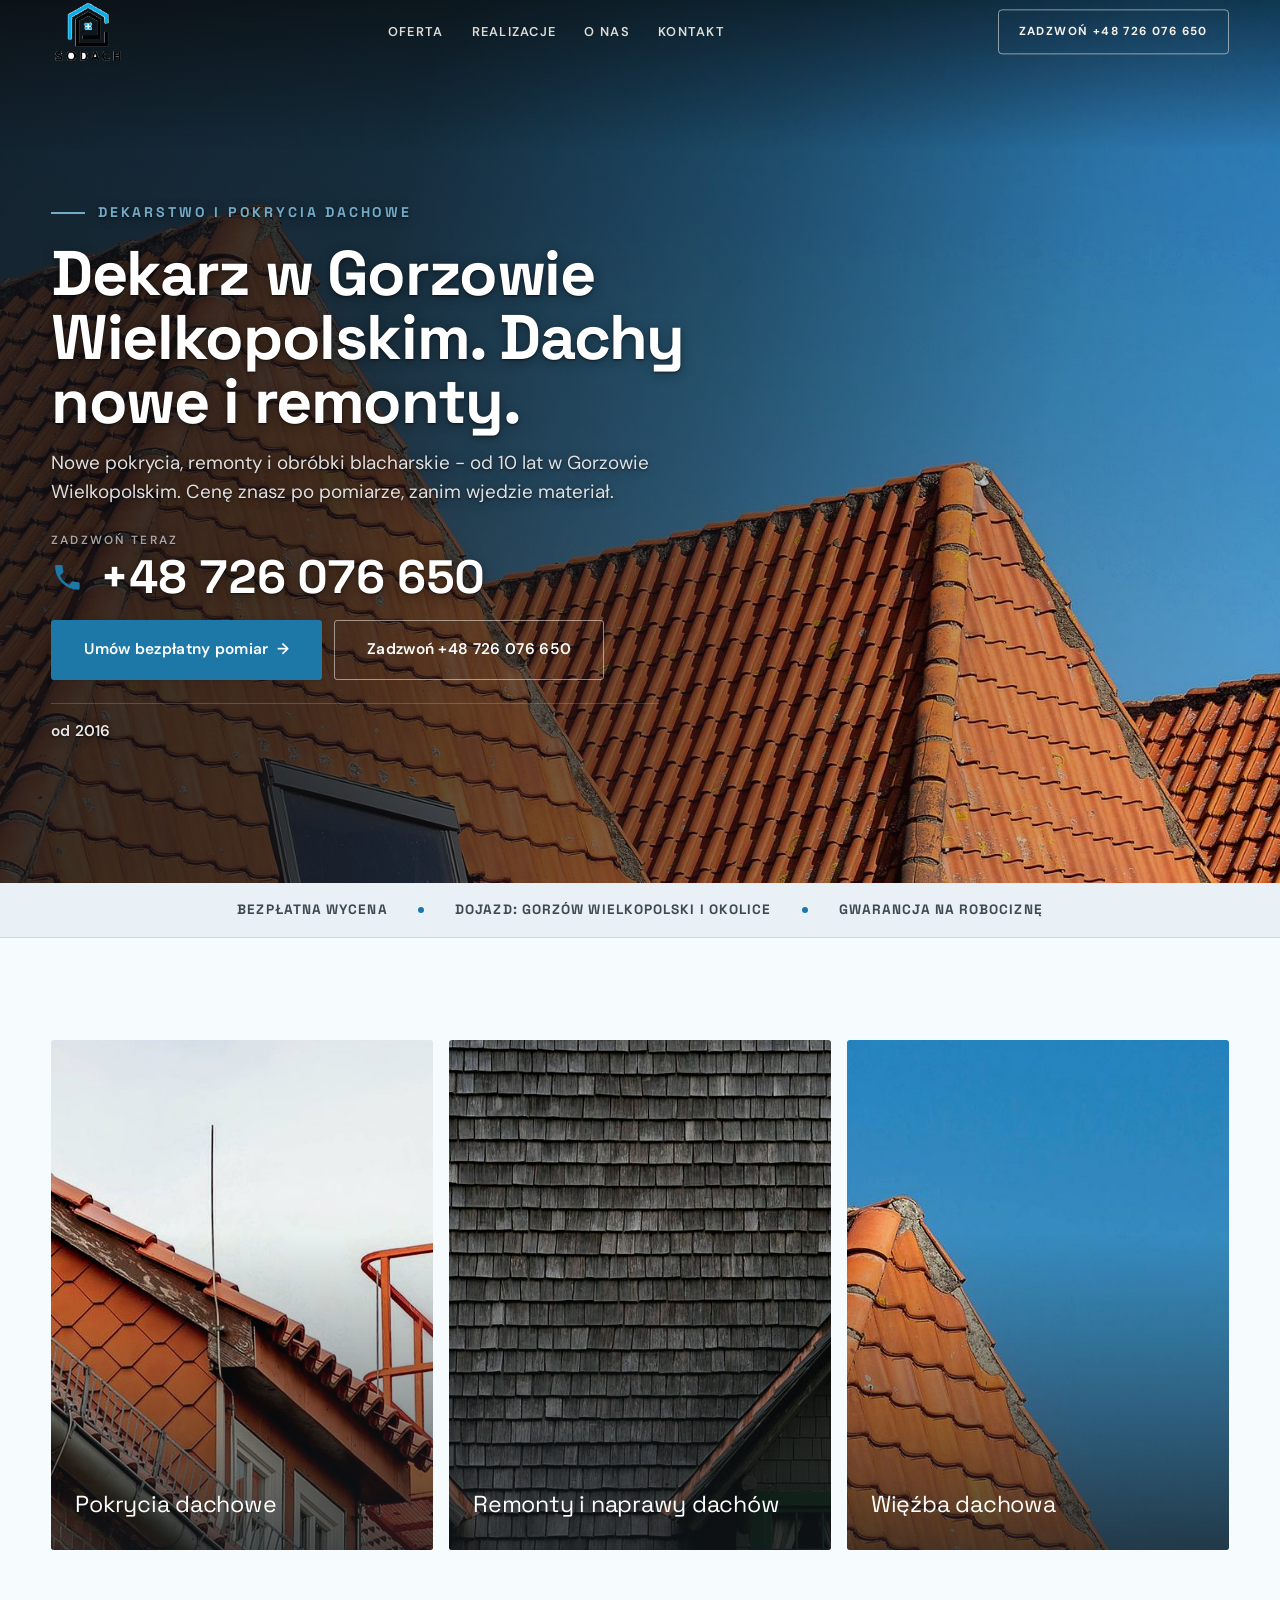
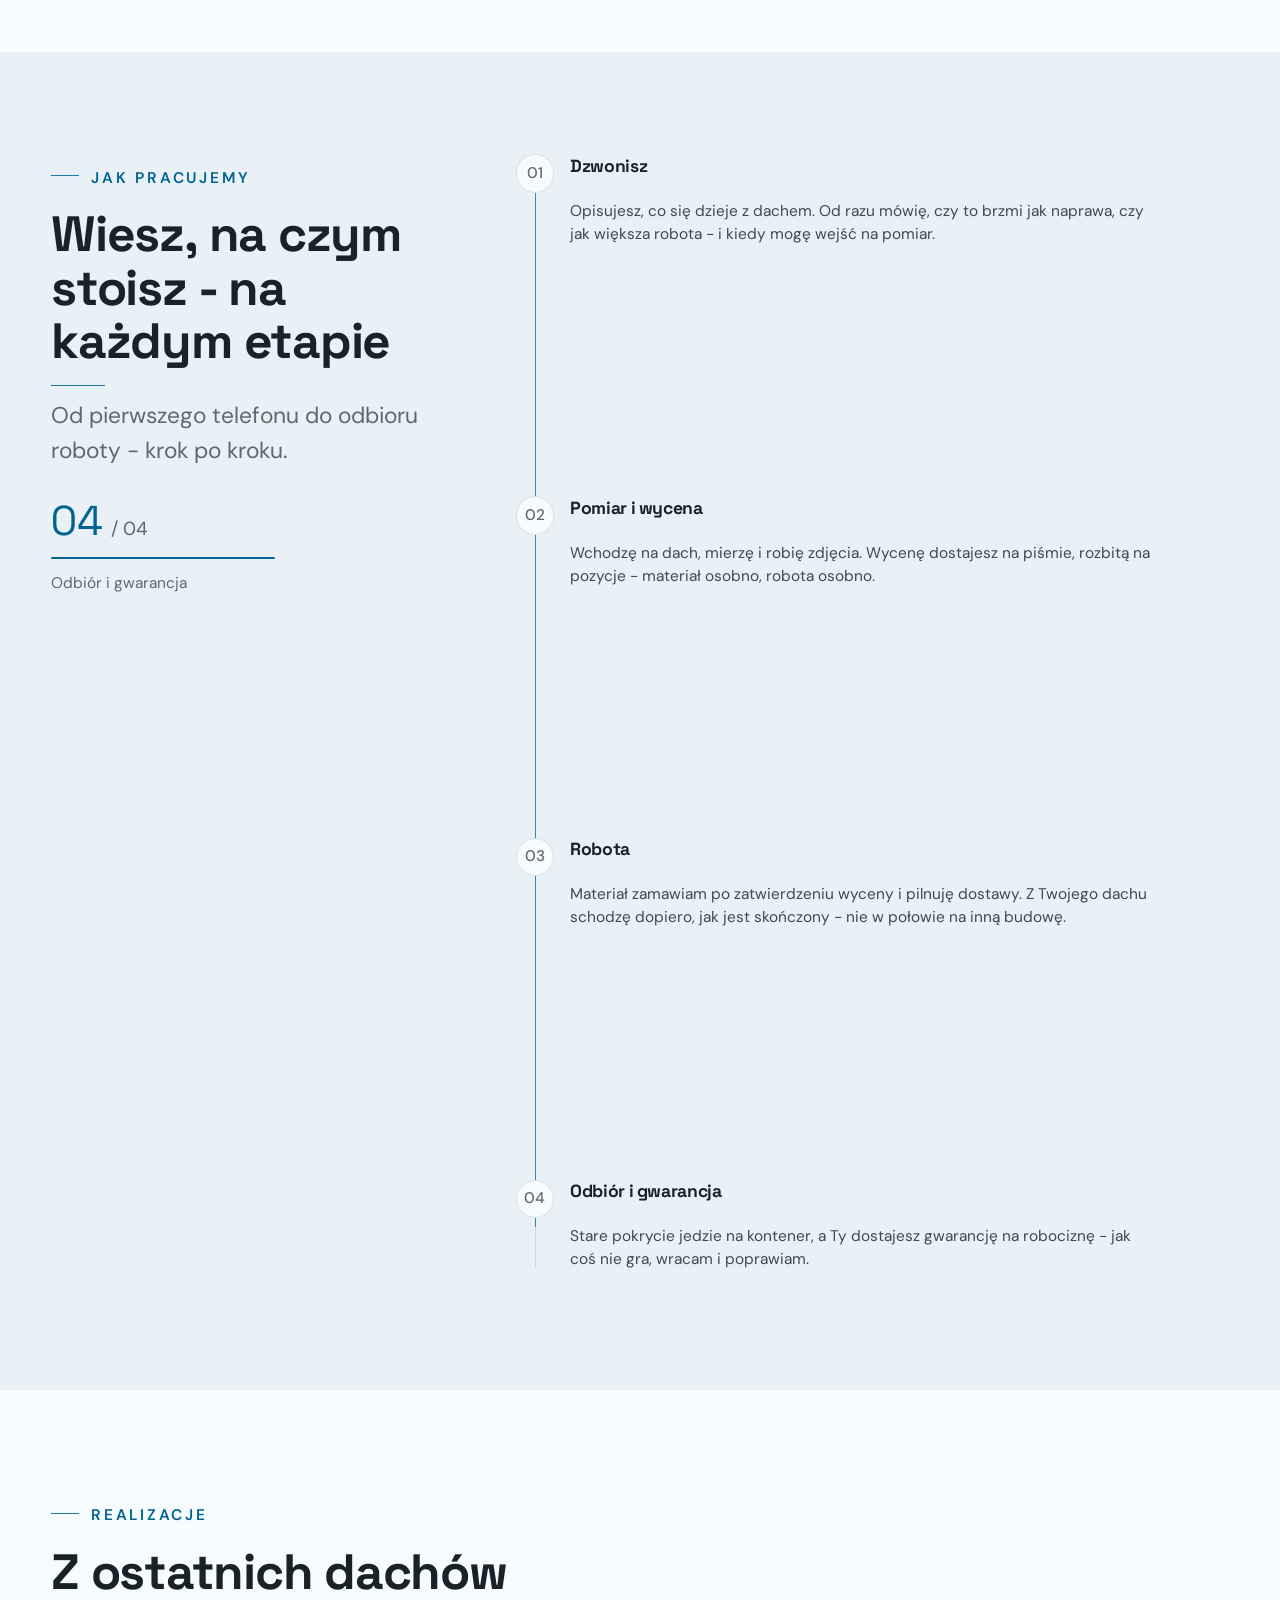
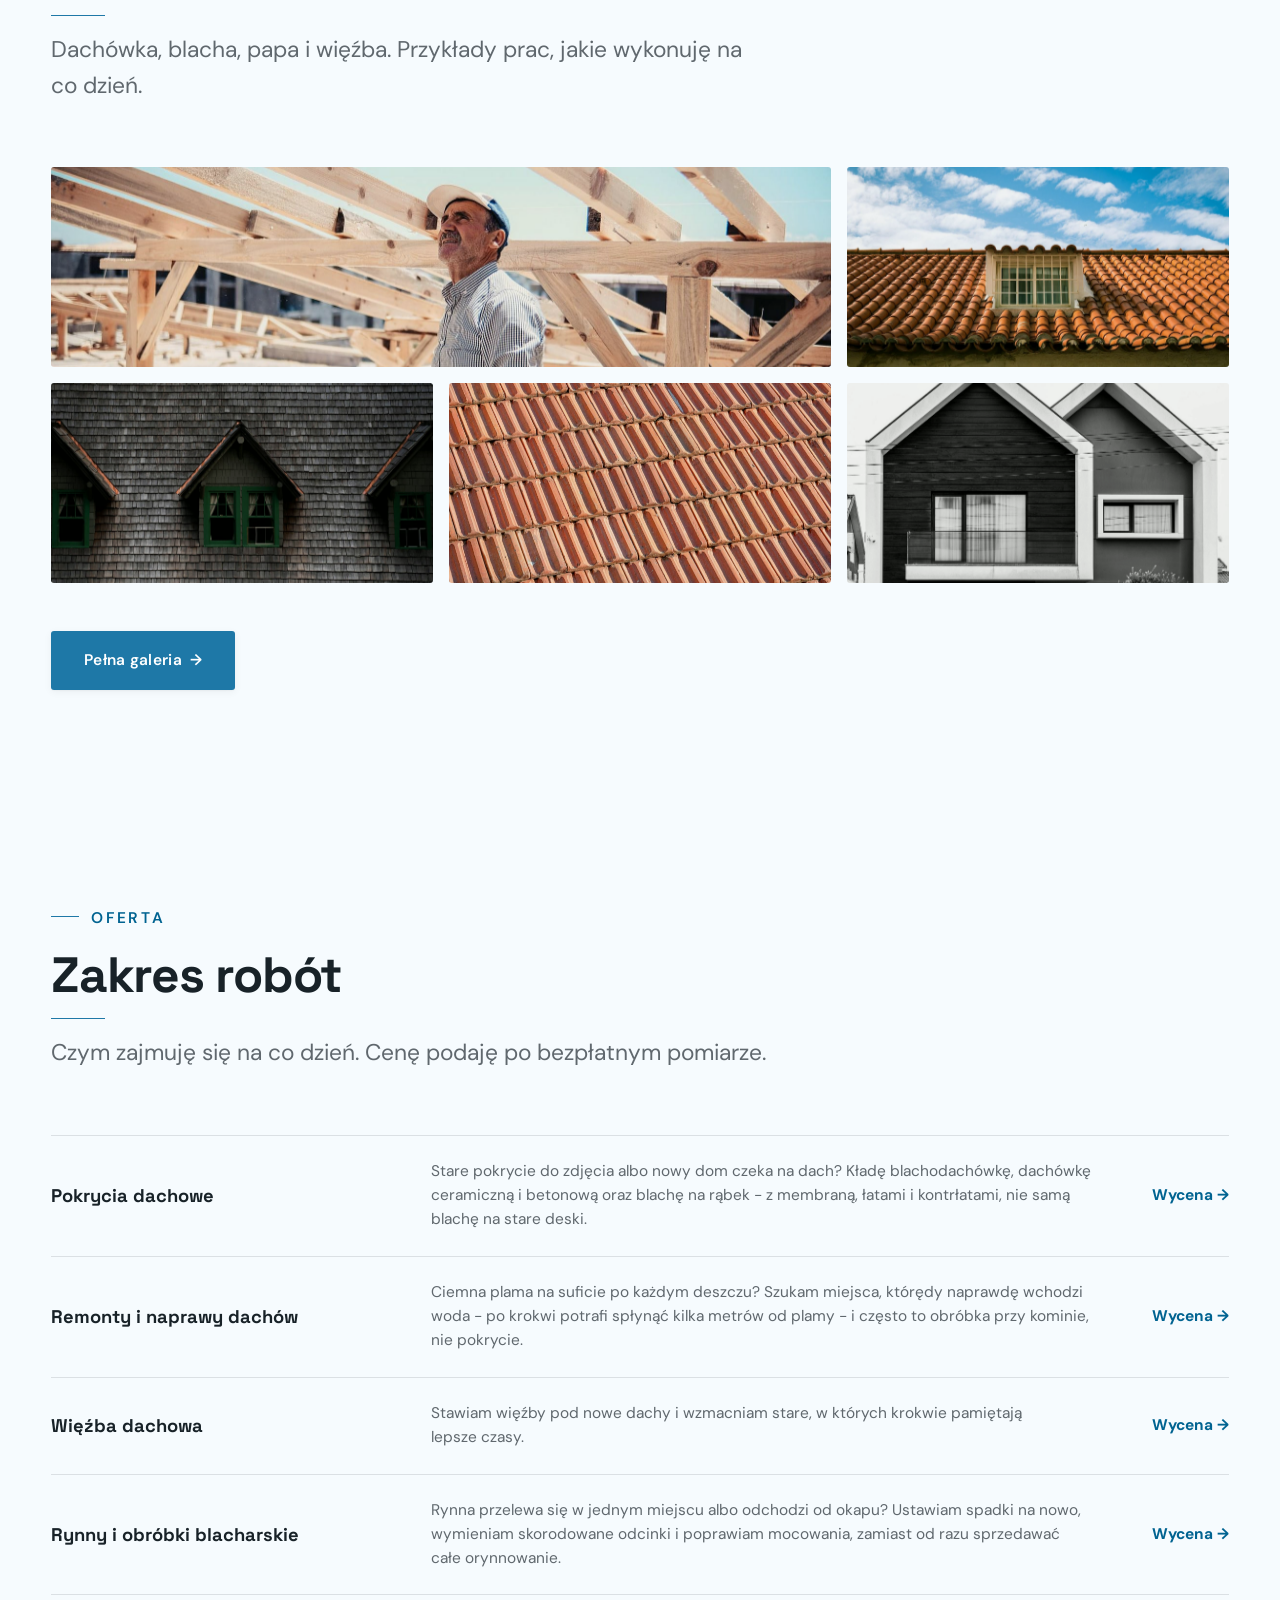
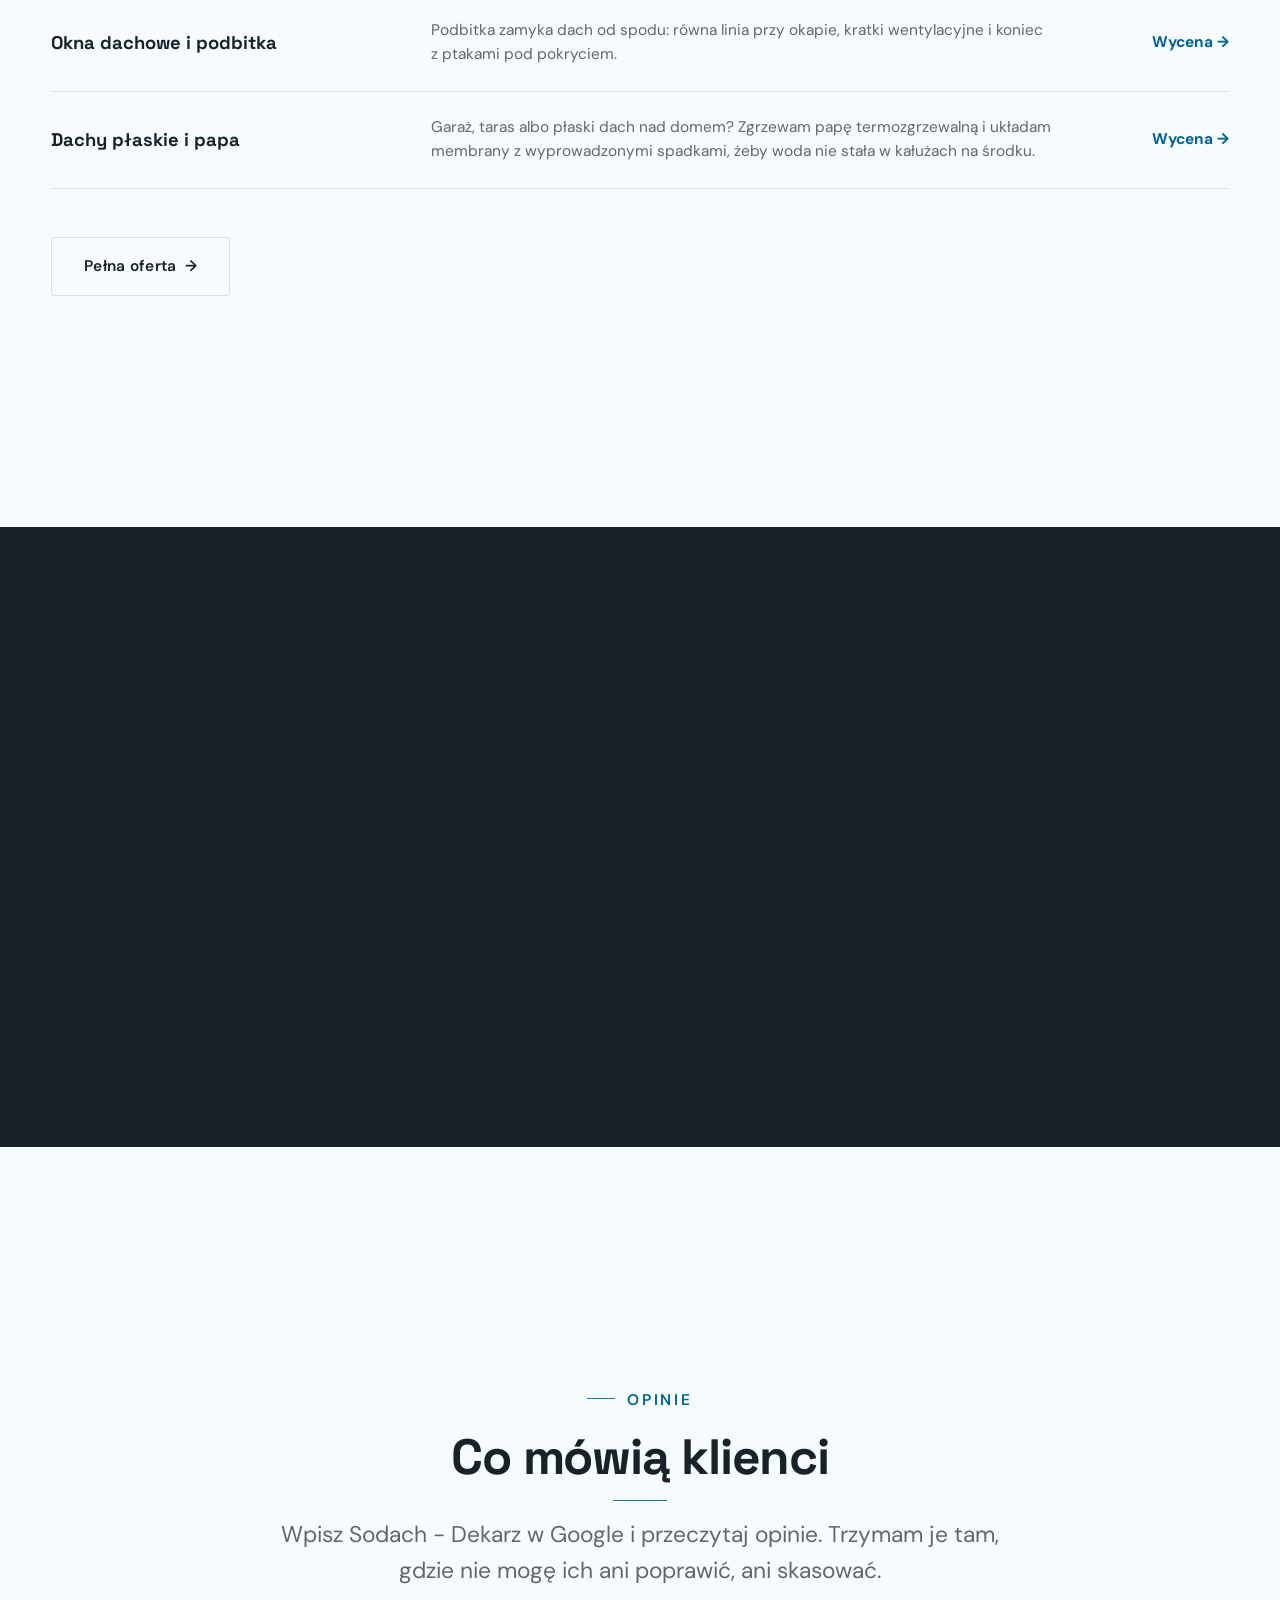
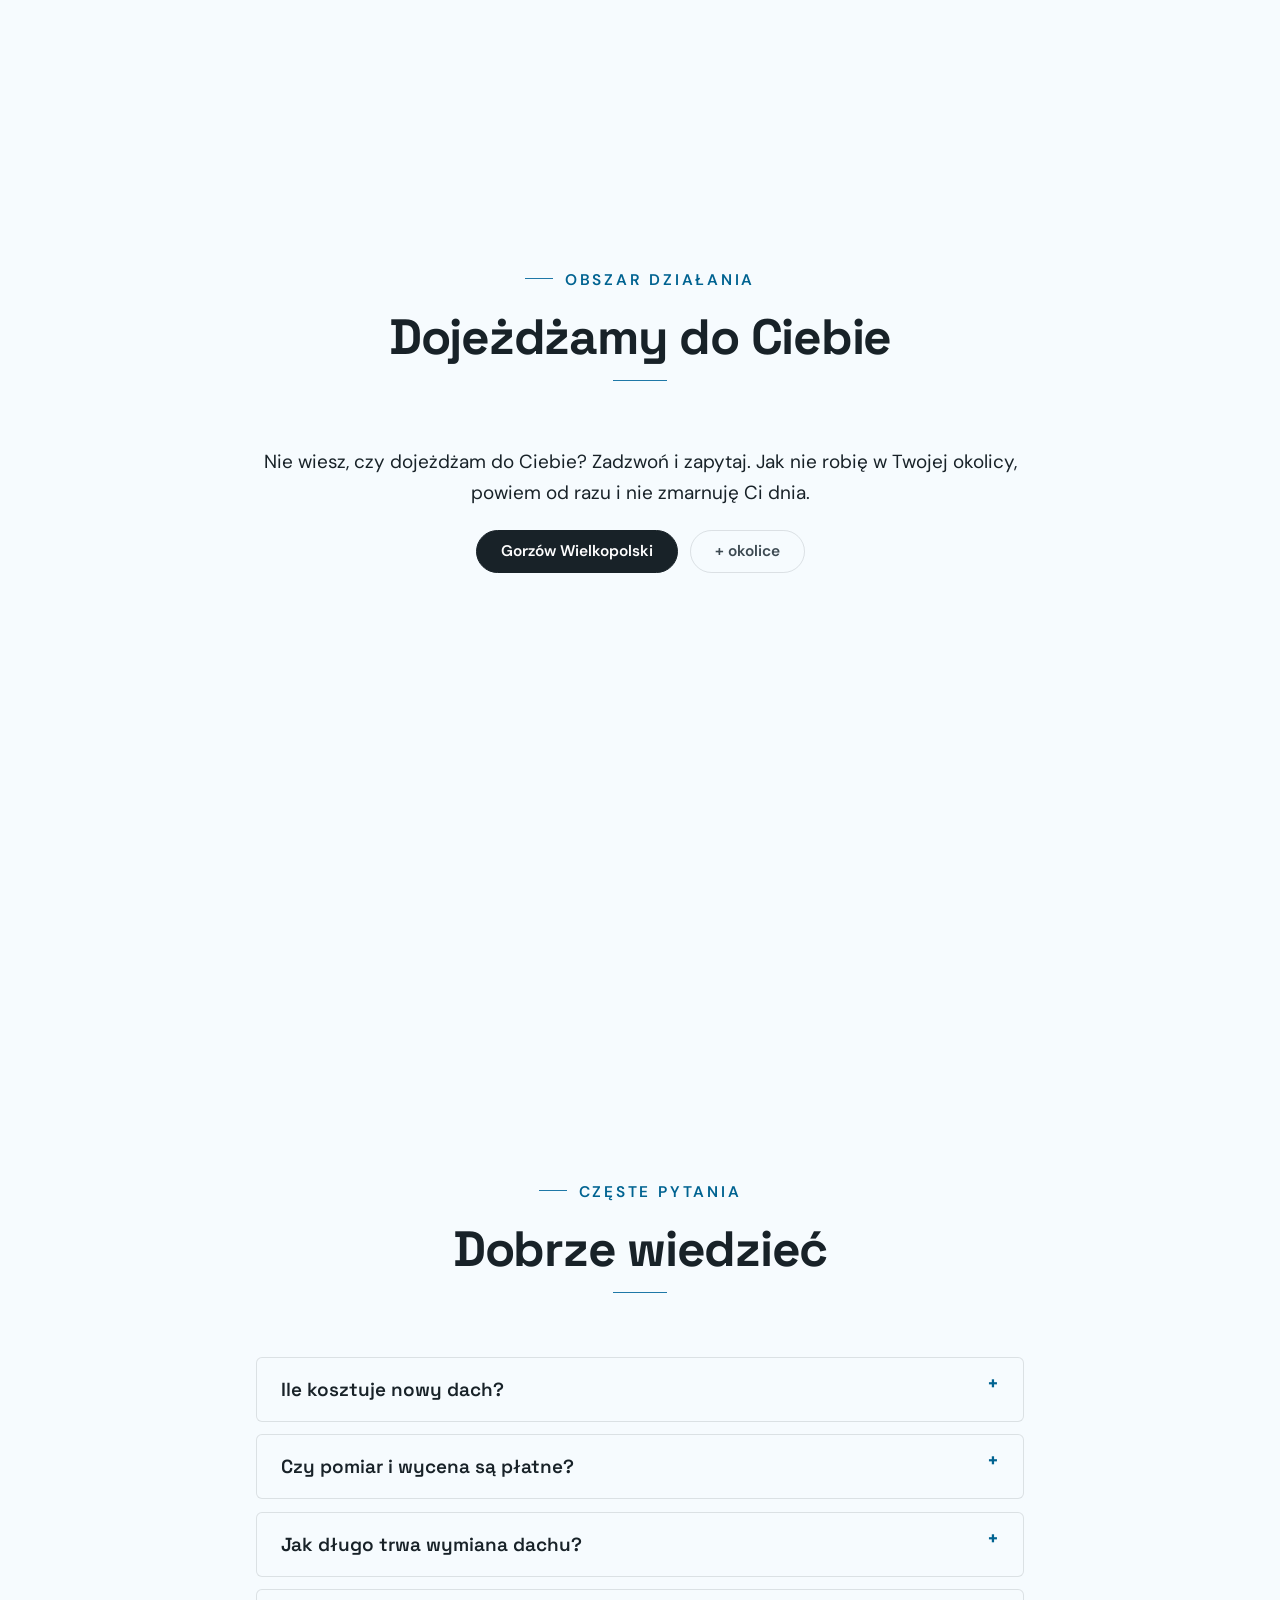
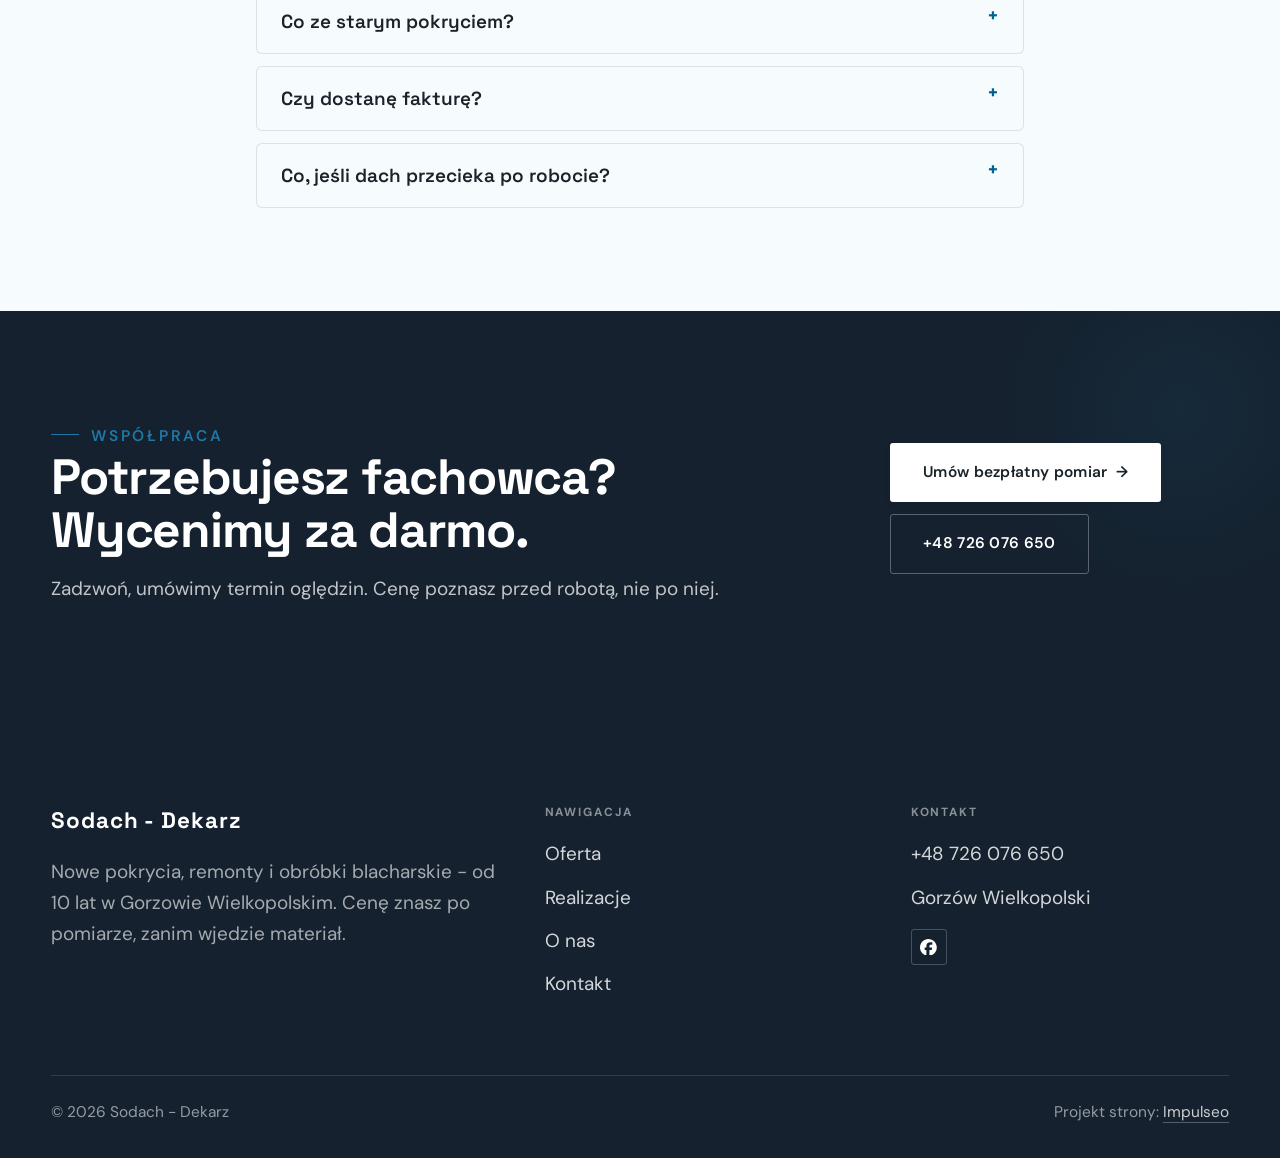
<file: index.html>
<!DOCTYPE html>
<html lang="pl">
<head>
<meta charset="UTF-8">
<meta name="viewport" content="width=device-width, initial-scale=1.0">
<title>Sodach - Dekarz - dekarstwo i pokrycia dachowe</title>
<meta name="description" content="Dekarz w Gorzowie Wielkopolskim: nowe pokrycia, remonty dachów, więźba, rynny i obróbki. Bezpłatny pomiar, cena przed robotą. Zadzwoń: +48 726 076 650.">
<link rel="canonical" href="https://kris20032.github.io/sodach-dekarz/">
<meta name="robots" content="noindex, nofollow">
<meta property="og:type" content="website">
<meta property="og:locale" content="pl_PL">
<meta property="og:site_name" content="Sodach - Dekarz">
<meta property="og:title" content="Sodach - Dekarz - dekarstwo i pokrycia dachowe">
<meta property="og:description" content="Dekarz w Gorzowie Wielkopolskim: nowe pokrycia, remonty dachów, więźba, rynny i obróbki. Bezpłatny pomiar, cena przed robotą. Zadzwoń: +48 726 076 650.">
<meta property="og:url" content="https://kris20032.github.io/sodach-dekarz/">
<meta property="og:image" content="https://kris20032.github.io/sodach-dekarz/img/og.jpg">
<meta property="og:image:width" content="1200">
<meta property="og:image:height" content="630">
<meta name="twitter:card" content="summary_large_image">
<script type="application/ld+json">{"@context": "https://schema.org", "@type": "RoofingContractor", "name": "Sodach - Dekarz", "url": "https://kris20032.github.io/sodach-dekarz/", "telephone": "+48726076650", "image": "https://kris20032.github.io/sodach-dekarz/img/og.jpg", "areaServed": "Gorzów Wielkopolski", "sameAs": ["https://www.facebook.com/dekarzgorzow/"]}</script>
<link rel="preconnect" href="https://fonts.googleapis.com">
<link rel="preconnect" href="https://fonts.gstatic.com" crossorigin>
<link href="https://fonts.googleapis.com/css2?family=Space+Grotesk:wght@500;600;700&family=DM+Sans:opsz,wght@9..40,400;9..40,500;9..40,600&display=swap" rel="stylesheet">
<link rel="stylesheet" href="assets/styles.css?v=eab69dc4">
<meta name="nb-deploy" content="ebda840c1b29">
</head>
<body>

<header class="nav">
  <div class="wrap nav-inner">
    <a class="brand brand-has-logo" href="index.html"><img class="brand-logo" src="img/logo.png" alt="Sodach - Dekarz" width="242" height="213" decoding="async"></a>
    <nav class="nav-links">
      <a href="oferta.html">Oferta</a>
      <a href="realizacje.html">Realizacje</a>
      <a href="o-nas.html">O nas</a>
      <a href="kontakt.html">Kontakt</a>
      <a href="tel:+48726076650" class="btn btn-accent">Zadzwoń +48 726 076 650</a>
    </nav>
    <button class="nav-toggle" aria-label="Menu"><span></span><span></span><span></span></button>
  </div>
</header>

<main>
<section class="hero-fach">
  <img class="hf-photo" src="img/hero.jpg" fetchpriority="high" data-rotate="img/g1.jpg|img/g2.jpg" alt="Sodach - Dekarz" width="1600" height="1066">
  <div class="hf-panel">
    <div class="hf-inner">
      <span class="hf-kicker">Dekarstwo i pokrycia dachowe</span>
      <h1 class="hf-title">Dekarz w Gorzowie Wielkopolskim. Dachy nowe i remonty. <em></em></h1>
      <p class="hf-lead">Nowe pokrycia, remonty i obróbki blacharskie - od 10 lat w Gorzowie Wielkopolskim. Cenę znasz po pomiarze, zanim wjedzie materiał.</p>
      <a class="hf-phone" href="tel:+48726076650"><span class="hf-phone-lab">Zadzwoń teraz</span><span class="hf-phone-num"><svg class="ico-tel" width="16" height="16" viewBox="0 0 24 24" fill="none" aria-hidden="true"><path d="M6.6 10.8a15.5 15.5 0 0 0 6.6 6.6l2.2-2.2a1 1 0 0 1 1-.24 11.4 11.4 0 0 0 3.6.58 1 1 0 0 1 1 1V20a1 1 0 0 1-1 1A17 17 0 0 1 3 4a1 1 0 0 1 1-1h3.5a1 1 0 0 1 1 1c0 1.25.2 2.46.58 3.6a1 1 0 0 1-.25 1l-2.23 2.2Z" fill="currentColor"/></svg> +48 726 076 650</span></a>
      <div class="hf-actions">
        <a href="kontakt.html" class="btn btn-accent">Umów bezpłatny pomiar <span class="arr">→</span></a>
        <a href="tel:+48726076650" class="btn btn-ghost hf-ghost">Zadzwoń +48 726 076 650</a>
      </div>
      <div class="hf-trust">od 2016</div>
    </div>
  </div>
</section>
<section class="fach-promise">
  <div class="wrap">
    <ul class="fp-row reveal"><li>Bezpłatna wycena</li><li>Dojazd: Gorzów Wielkopolski i okolice</li><li>Gwarancja na robociznę</li></ul>
  </div>
</section>
<section class="gateways-band">
  <div class="wrap">
    <div class="gateways">
      <a href="oferta.html" class="gateway reveal"><img src="img/g9.jpg" alt="Pokrycia dachowe" loading="lazy" width="1600" height="1068" decoding="async"><span class="g-ttl">Pokrycia dachowe</span></a>
      <a href="oferta.html" class="gateway reveal"><img src="img/g10.jpg" alt="Remonty i naprawy dachów" loading="lazy" width="1600" height="1066" decoding="async"><span class="g-ttl">Remonty i naprawy dachów</span></a>
      <a href="oferta.html" class="gateway reveal"><img src="img/g11.jpg" alt="Więźba dachowa" loading="lazy" width="1600" height="1049" decoding="async"><span class="g-ttl">Więźba dachowa</span></a>
    </div>
  </div>
</section>
<section class="proces proces-os fachowcy">
  <div class="wrap proc-grid">
    <div class="proc-side">
      <div class="head reveal">
        <span class="eyebrow">Jak pracujemy</span>
        <h2>Wiesz, na czym stoisz - na każdym etapie</h2>
        <p>Od pierwszego telefonu do odbioru roboty - krok po kroku.</p>
      </div>
      <div class="proc-count" aria-hidden="true"><span class="pc-cur">01</span><span class="pc-all">/ 04</span></div>
      <div class="proc-bar" aria-hidden="true"><i></i></div>
      <p class="proc-now" aria-hidden="true">Dzwonisz</p>
    </div>
    <ol class="proces-line">
      <li class="reveal"><span class="pno">01</span><h3>Dzwonisz</h3><p>Opisujesz, co się dzieje z dachem. Od razu mówię, czy to brzmi jak naprawa, czy jak większa robota - i kiedy mogę wejść na pomiar.</p></li>
      <li class="reveal"><span class="pno">02</span><h3>Pomiar i wycena</h3><p>Wchodzę na dach, mierzę i robię zdjęcia. Wycenę dostajesz na piśmie, rozbitą na pozycje - materiał osobno, robota osobno.</p></li>
      <li class="reveal"><span class="pno">03</span><h3>Robota</h3><p>Materiał zamawiam po zatwierdzeniu wyceny i pilnuję dostawy. Z Twojego dachu schodzę dopiero, jak jest skończony - nie w połowie na inną budowę.</p></li>
      <li class="reveal"><span class="pno">04</span><h3>Odbiór i gwarancja</h3><p>Stare pokrycie jedzie na kontener, a Ty dostajesz gwarancję na robociznę - jak coś nie gra, wracam i poprawiam.</p></li>
    </ol>
  </div>
</section>
<section>
  <div class="wrap">
    <div class="head reveal">
      <span class="eyebrow">Realizacje</span>
      <h2>Z ostatnich dachów</h2>
      <p>Dachówka, blacha, papa i więźba. Przykłady prac, jakie wykonuję na co dzień.</p>
    </div>
    <div class="gallery">
      <div class="tile t-two3 reveal"><img src="img/g3.jpg" alt="Sodach - Dekarz" loading="lazy" width="1600" height="1066" decoding="async"></div>
      <div class="tile t-third reveal"><img src="img/g4.jpg" alt="Sodach - Dekarz" loading="lazy" width="1600" height="1068" decoding="async"></div>
      <div class="tile t-third reveal"><img src="img/g5.jpg" alt="Sodach - Dekarz" loading="lazy" width="1600" height="1216" decoding="async"></div>
      <div class="tile t-third reveal"><img src="img/g6.jpg" alt="Sodach - Dekarz" loading="lazy" width="1506" height="946" decoding="async"></div>
      <div class="tile t-third reveal"><img src="img/g7.jpg" alt="Sodach - Dekarz" loading="lazy" width="1600" height="1066" decoding="async"></div>
    </div>
    <div style="margin-top:var(--space-7)" class="reveal"><a href="realizacje.html" class="btn btn-accent">Pełna galeria <span class="arr">→</span></a></div>
  </div>
</section>
<section class="fach-uslugi">
  <div class="wrap">
    <div class="head reveal">
      <span class="eyebrow">Oferta</span>
      <h2>Zakres robót</h2>
      <p>Czym zajmuję się na co dzień. Cenę podaję po bezpłatnym pomiarze.</p>
    </div>
    <ul class="fu-list">
      <li class="fu-row reveal"><div class="fu-name">Pokrycia dachowe</div><div class="fu-desc">Stare pokrycie do zdjęcia albo nowy dom czeka na dach? Kładę blachodachówkę, dachówkę ceramiczną i betonową oraz blachę na rąbek - z membraną, łatami i kontrłatami, nie samą blachę na stare deski.</div><a class="fu-cta" href="kontakt.html">Wycena <span class="arr">→</span></a></li>
      <li class="fu-row reveal"><div class="fu-name">Remonty i naprawy dachów</div><div class="fu-desc">Ciemna plama na suficie po każdym deszczu? Szukam miejsca, którędy naprawdę wchodzi woda - po krokwi potrafi spłynąć kilka metrów od plamy - i często to obróbka przy kominie, nie pokrycie.</div><a class="fu-cta" href="kontakt.html">Wycena <span class="arr">→</span></a></li>
      <li class="fu-row reveal"><div class="fu-name">Więźba dachowa</div><div class="fu-desc">Stawiam więźby pod nowe dachy i wzmacniam stare, w których krokwie pamiętają lepsze czasy.</div><a class="fu-cta" href="kontakt.html">Wycena <span class="arr">→</span></a></li>
      <li class="fu-row reveal"><div class="fu-name">Rynny i obróbki blacharskie</div><div class="fu-desc">Rynna przelewa się w jednym miejscu albo odchodzi od okapu? Ustawiam spadki na nowo, wymieniam skorodowane odcinki i poprawiam mocowania, zamiast od razu sprzedawać całe orynnowanie.</div><a class="fu-cta" href="kontakt.html">Wycena <span class="arr">→</span></a></li>
      <li class="fu-row reveal"><div class="fu-name">Okna dachowe i podbitka</div><div class="fu-desc">Podbitka zamyka dach od spodu: równa linia przy okapie, kratki wentylacyjne i koniec z ptakami pod pokryciem.</div><a class="fu-cta" href="kontakt.html">Wycena <span class="arr">→</span></a></li>
      <li class="fu-row reveal"><div class="fu-name">Dachy płaskie i papa</div><div class="fu-desc">Garaż, taras albo płaski dach nad domem? Zgrzewam papę termozgrzewalną i układam membrany z wyprowadzonymi spadkami, żeby woda nie stała w kałużach na środku.</div><a class="fu-cta" href="kontakt.html">Wycena <span class="arr">→</span></a></li>
    </ul>
    <div style="margin-top:var(--space-7)" class="reveal"><a href="oferta.html" class="btn btn-ghost">Pełna oferta <span class="arr">→</span></a></div>
  </div>
</section>
<section class="stopklatka" aria-hidden="true">
  <div class="stk-bg" style="background-image:url(img/g12.jpg)"></div>
</section>
<section class="opinie op-fallback">
  <div class="wrap">
    <div class="head center reveal">
      <span class="eyebrow">Opinie</span>
      <h2>Co mówią klienci</h2>
      <p>Wpisz Sodach - Dekarz w Google i przeczytaj opinie. Trzymam je tam, gdzie nie mogę ich ani poprawić, ani skasować.</p>
    </div>
  </div>
</section>
<section class="obszar">
  <div class="wrap">
    <div class="head center reveal">
      <span class="eyebrow">Obszar działania</span>
      <h2>Dojeżdżamy do Ciebie</h2>
    </div>
    <p class="obszar-txt reveal" style="text-align:center;max-width:60ch;margin:0 auto 1.4rem">Nie wiesz, czy dojeżdżam do Ciebie? Zadzwoń i zapytaj. Jak nie robię w Twojej okolicy, powiem od razu i nie zmarnuję Ci dnia.</p>
    <ul class="obszar-list reveal"><li class="is-home">Gorzów Wielkopolski</li><li>+ okolice</li></ul>
    <div class="obszar-mapa reveal" style="margin-top:var(--space-7)">
      <iframe title="Obszar działania - Gorzów Wielkopolski i okolice" src="https://maps.google.com/maps?q=Sodach%20-%20Dekarz%20Gorz%C3%B3w%20Wielkopolski&amp;z=11&amp;output=embed" loading="lazy" referrerpolicy="no-referrer-when-downgrade" style="width:100%;height:clamp(280px,38vh,420px);border:0;display:block;border-radius:var(--r-md)"></iframe>
    </div>
  </div>
</section>
<section class="faq-klinika">
  <div class="wrap">
    <div class="head center reveal">
      <span class="eyebrow">Częste pytania</span>
      <h2>Dobrze wiedzieć</h2>
    </div>
    <div class="faq-list">
      <details class="faq-item reveal"><summary>Ile kosztuje nowy dach?</summary><p>Najwięcej robi pokrycie i skomplikowanie bryły - dwa kominy i trzy lukarny to inna robota niż prosta dwuspadówka. Dlatego wyceniam dopiero po wejściu na dach, za to na piśmie.</p></details>
      <details class="faq-item reveal"><summary>Czy pomiar i wycena są płatne?</summary><p>Nie. Pomiar i wycena w Gorzowie Wielkopolskim i najbliższej okolicy są bezpłatne i do niczego nie zobowiązują.</p></details>
      <details class="faq-item reveal"><summary>Jak długo trwa wymiana dachu?</summary><p>Typowy dom to zwykle tydzień, dwa - zależnie od pokrycia i pogody. Termin i czas roboty znasz przed startem, a o przesunięciu przez pogodę mówię od razu, nie po fakcie.</p></details>
      <details class="faq-item reveal"><summary>Co ze starym pokryciem?</summary><p>Rozbiórka i wywóz są w wycenie, chyba że umówimy się inaczej. Stary eternit oddaję firmie z uprawnieniami do azbestu - tego nie wolno wywieźć byle gdzie i nie ma co ryzykować.</p></details>
      <details class="faq-item reveal"><summary>Czy dostanę fakturę?</summary><p>Tak - VAT albo paragon, jak wolisz. Przy większych dachach rozliczamy się etapami, po odebranej robocie.</p></details>
      <details class="faq-item reveal"><summary>Co, jeśli dach przecieka po robocie?</summary><p>Wracam i sprawdzam, gdzie puściło. Moja robota - poprawiam za darmo; przyczyna gdzie indziej - pokazuję zdjęcia i mówię, co z tym zrobić.</p></details>
    </div>
  </div>
</section>
<section class="cta">
  <div class="wrap">
    <div class="reveal">
      <span class="eyebrow">Współpraca</span>
      <h2>Potrzebujesz fachowca? Wycenimy za darmo.</h2>
      <p>Zadzwoń, umówimy termin oględzin. Cenę poznasz przed robotą, nie po niej.</p>
    </div>
    <div class="cta-actions reveal">
      <a href="kontakt.html" class="btn btn-light">Umów bezpłatny pomiar <span class="arr">→</span></a>
      <a href="tel:+48726076650" class="btn btn-ghost btn-ghost-cta">+48 726 076 650</a>
    </div>
  </div>
</section>
</main>

<footer>
  <div class="wrap">
    <div class="foot-grid">
      <div class="foot-brand">
        <div class="name">Sodach - Dekarz</div>
        <p>Nowe pokrycia, remonty i obróbki blacharskie - od 10 lat w Gorzowie Wielkopolskim. Cenę znasz po pomiarze, zanim wjedzie materiał.</p>
      </div>
      <div class="foot-col">
        <h4>Nawigacja</h4>
        <a href="oferta.html">Oferta</a>
        <a href="realizacje.html">Realizacje</a>
        <a href="o-nas.html">O nas</a>
        <a href="kontakt.html">Kontakt</a>
      </div>
      <div class="foot-col">
        <h4>Kontakt</h4>
        <a href="tel:+48726076650">+48 726 076 650</a>
        <p>Gorzów Wielkopolski</p>
      <div class="foot-soc">
        <a class="soc" href="https://www.facebook.com/dekarzgorzow/" target="_blank" rel="noopener" aria-label="Facebook - Sodach - Dekarz"><svg viewBox="0 0 24 24" aria-hidden="true" focusable="false"><path d="M9.101 23.691v-7.98H6.627v-3.667h2.474v-1.58c0-4.085 1.848-5.978 5.858-5.978.401 0 .955.042 1.468.103a8.68 8.68 0 0 1 1.141.195v3.325a8.623 8.623 0 0 0-.653-.036 26.805 26.805 0 0 0-.733-.009c-.707 0-1.259.096-1.675.309a1.686 1.686 0 0 0-.679.622c-.258.42-.374.995-.374 1.752v1.297h3.919l-.386 2.103-.287 1.564h-3.246v8.245C19.396 23.238 24 18.179 24 12.044c0-6.627-5.373-12-12-12s-12 5.373-12 12c0 5.628 3.874 10.35 9.101 11.647Z" fill="currentColor"/></svg></a>
      </div>
      </div>
    </div>
    <div class="foot-bot">
      <span>© 2026 Sodach - Dekarz</span>
      <span>Projekt strony: <a class="foot-credit" href="https://impulseo.pl" target="_blank" rel="noopener">Impulseo</a></span>
    </div>
  </div>
</footer>
<div class="sticky-call"><a class="sc-call" href="tel:+48726076650"><svg class="ico-tel" width="16" height="16" viewBox="0 0 24 24" fill="none" aria-hidden="true"><path d="M6.6 10.8a15.5 15.5 0 0 0 6.6 6.6l2.2-2.2a1 1 0 0 1 1-.24 11.4 11.4 0 0 0 3.6.58 1 1 0 0 1 1 1V20a1 1 0 0 1-1 1A17 17 0 0 1 3 4a1 1 0 0 1 1-1h3.5a1 1 0 0 1 1 1c0 1.25.2 2.46.58 3.6a1 1 0 0 1-.25 1l-2.23 2.2Z" fill="currentColor"/></svg> Zadzwoń</a><a class="sc-quote" href="kontakt.html">Umów bezpłatny pomiar</a></div>
<div class="demo-wazne" data-do="2026-11-18" data-cykl="3" hidden><svg class="dw-ico" width="13" height="13" viewBox="0 0 24 24" fill="none" aria-hidden="true"><circle cx="12" cy="12" r="8.6" stroke="currentColor" stroke-width="1.8"/><path d="M12 7.2V12l3.3 2" stroke="currentColor" stroke-width="1.8" stroke-linecap="round"/></svg><span class="dw-txt"></span></div>

<script src="assets/main.js"></script>
</body>
</html>
</file>
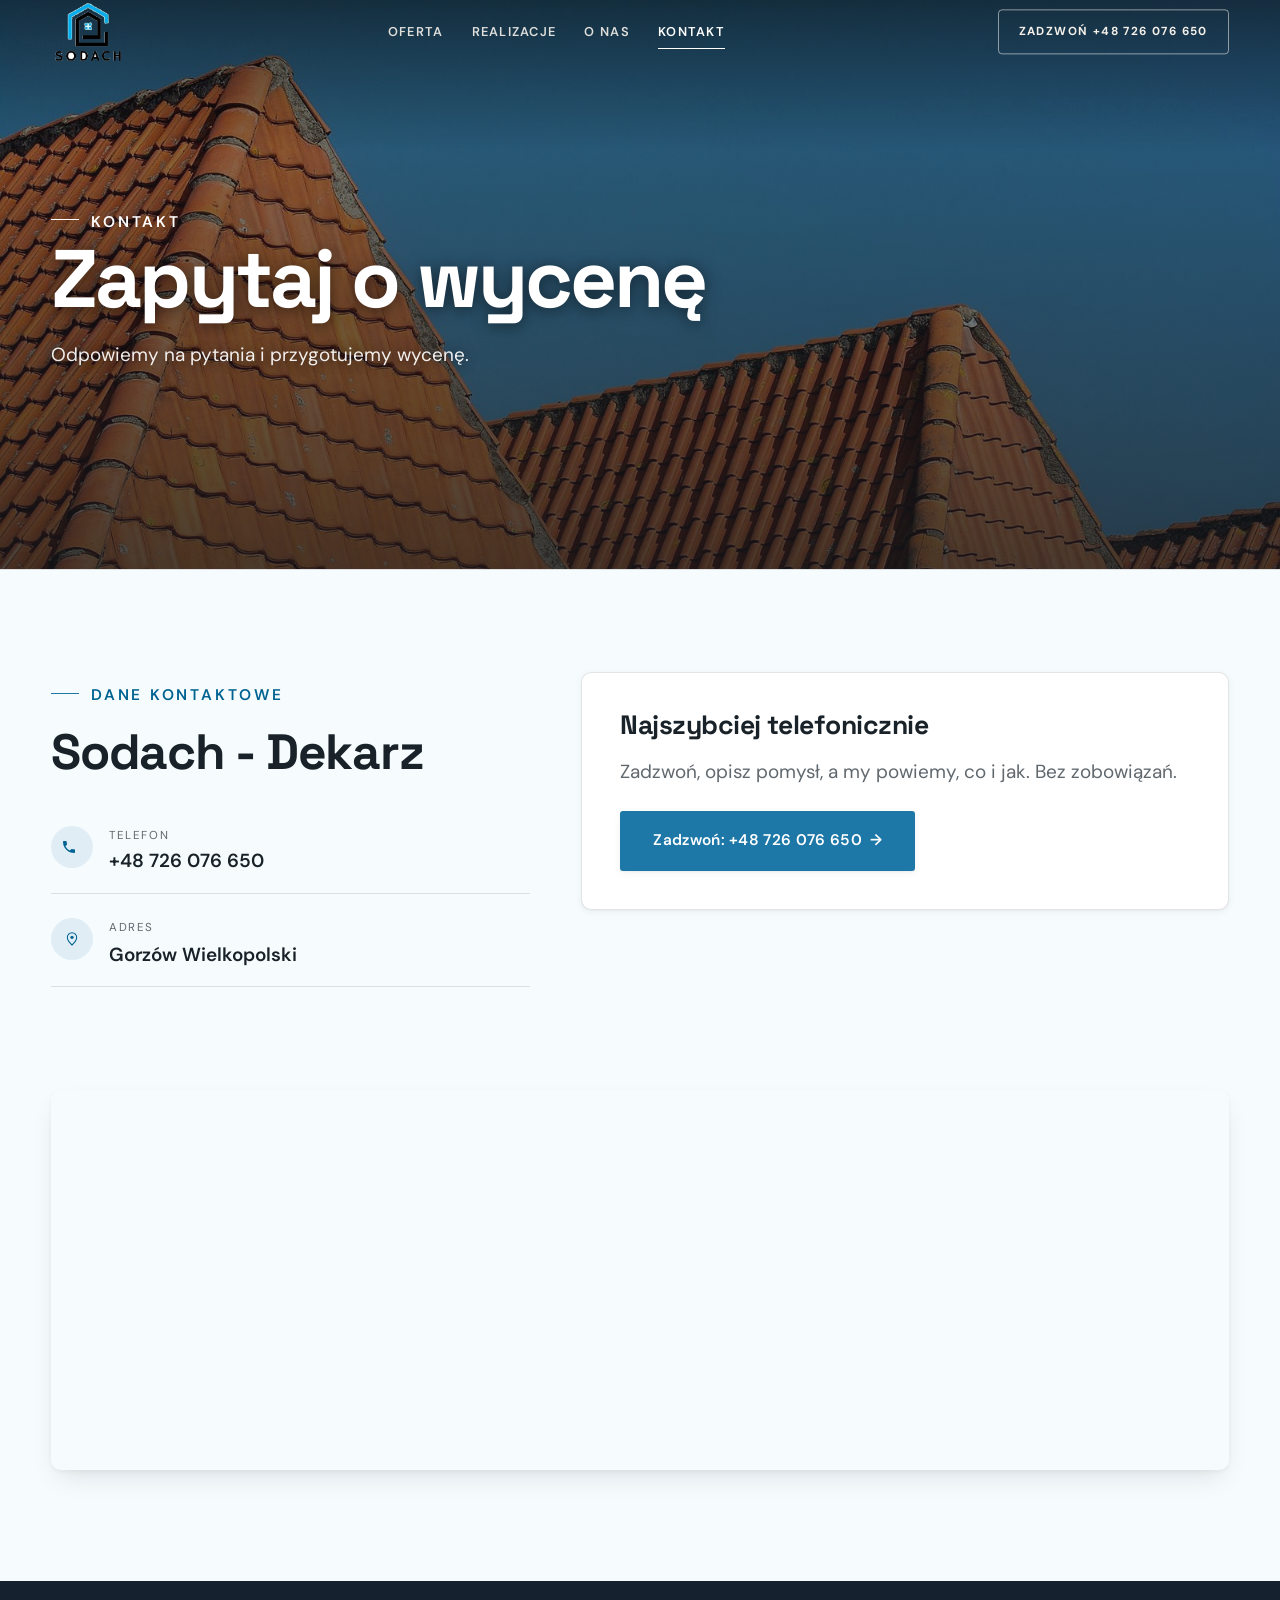
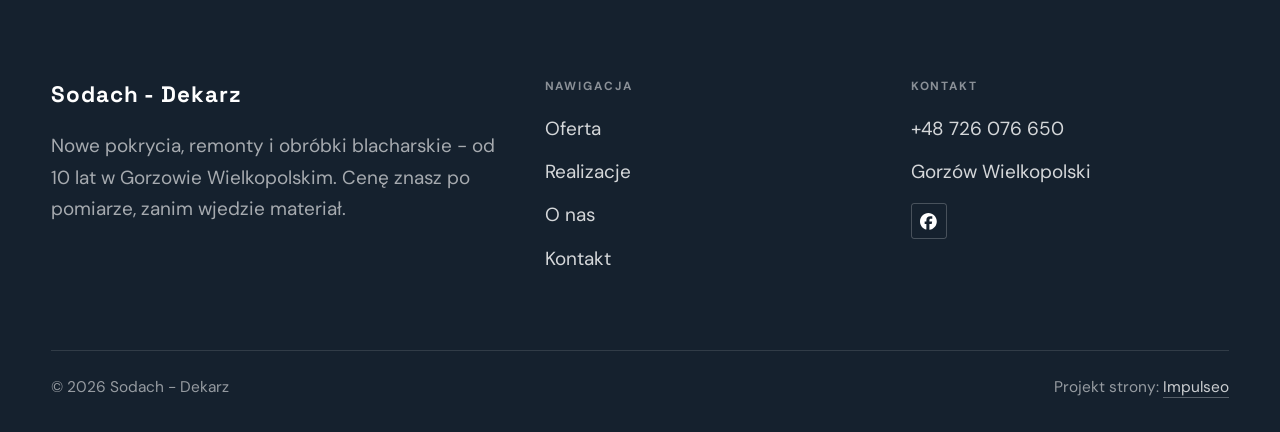
<file: kontakt.html>
<!DOCTYPE html>
<html lang="pl">
<head>
<meta charset="UTF-8">
<meta name="viewport" content="width=device-width, initial-scale=1.0">
<title>Kontakt - Sodach - Dekarz</title>
<meta name="description" content="Kontakt Sodach - Dekarz - Gorzów Wielkopolski">
<link rel="canonical" href="https://kris20032.github.io/sodach-dekarz/kontakt.html">
<meta name="robots" content="noindex, nofollow">
<meta property="og:type" content="website">
<meta property="og:locale" content="pl_PL">
<meta property="og:site_name" content="Sodach - Dekarz">
<meta property="og:title" content="Kontakt - Sodach - Dekarz">
<meta property="og:description" content="Kontakt Sodach - Dekarz - Gorzów Wielkopolski">
<meta property="og:url" content="https://kris20032.github.io/sodach-dekarz/kontakt.html">
<meta property="og:image" content="https://kris20032.github.io/sodach-dekarz/img/og.jpg">
<meta property="og:image:width" content="1200">
<meta property="og:image:height" content="630">
<meta name="twitter:card" content="summary_large_image">
<link rel="preconnect" href="https://fonts.googleapis.com">
<link rel="preconnect" href="https://fonts.gstatic.com" crossorigin>
<link href="https://fonts.googleapis.com/css2?family=Space+Grotesk:wght@500;600;700&family=DM+Sans:opsz,wght@9..40,400;9..40,500;9..40,600&display=swap" rel="stylesheet">
<link rel="stylesheet" href="assets/styles.css?v=eab69dc4">
</head>
<body>

<header class="nav">
  <div class="wrap nav-inner">
    <a class="brand brand-has-logo" href="index.html"><img class="brand-logo" src="img/logo.png" alt="Sodach - Dekarz" width="242" height="213" decoding="async"></a>
    <nav class="nav-links">
      <a href="oferta.html">Oferta</a>
      <a href="realizacje.html">Realizacje</a>
      <a href="o-nas.html">O nas</a>
      <a href="kontakt.html" class="active" aria-current="page">Kontakt</a>
      <a href="tel:+48726076650" class="btn btn-accent">Zadzwoń +48 726 076 650</a>
    </nav>
    <button class="nav-toggle" aria-label="Menu"><span></span><span></span><span></span></button>
  </div>
</header>

<main>
<section class="pagehead">
  <img src="img/g1.jpg" alt="Sodach - Dekarz - Zapytaj o wycenę" width="1600" height="1066" decoding="async">
  <div class="wrap">
    <span class="eyebrow">Kontakt</span>
    <h1>Zapytaj o wycenę</h1>
    <p>Odpowiemy na pytania i przygotujemy wycenę.</p>
  </div>
</section>
<section>
  <div class="wrap contact-grid">
    <div class="reveal">
      <span class="eyebrow">Dane kontaktowe</span>
      <h2 style="margin:var(--space-4) 0 var(--space-6)">Sodach - Dekarz</h2>
      <div class="info-list">
        <div class="info-row"><div class="ic"><svg class="ico-tel" width="16" height="16" viewBox="0 0 24 24" fill="none" aria-hidden="true"><path d="M6.6 10.8a15.5 15.5 0 0 0 6.6 6.6l2.2-2.2a1 1 0 0 1 1-.24 11.4 11.4 0 0 0 3.6.58 1 1 0 0 1 1 1V20a1 1 0 0 1-1 1A17 17 0 0 1 3 4a1 1 0 0 1 1-1h3.5a1 1 0 0 1 1 1c0 1.25.2 2.46.58 3.6a1 1 0 0 1-.25 1l-2.23 2.2Z" fill="currentColor"/></svg></div><div><div class="lbl">Telefon</div><a class="val" href="tel:+48726076650">+48 726 076 650</a></div></div>
        <div class="info-row"><div class="ic"><svg class="ico-pin" width="16" height="16" viewBox="0 0 24 24" fill="none" aria-hidden="true"><path d="M12 21s7-6.1 7-11.5A7 7 0 0 0 5 9.5C5 14.9 12 21 12 21Z" stroke="currentColor" stroke-width="1.6" fill="none"/><circle cx="12" cy="9.5" r="2.4" fill="currentColor"/></svg></div><div><div class="lbl">Adres</div><div class="val">Gorzów Wielkopolski</div></div></div>
      </div>
    </div>
    <div class="reveal">
      <div class="form">
        <h3 style="margin-bottom:var(--space-4)">Najszybciej telefonicznie</h3>
        <p class="muted" style="margin-bottom:var(--space-5)">Zadzwoń, opisz pomysł, a my powiemy, co i jak. Bez zobowiązań.</p>
        <a href="tel:+48726076650" class="btn btn-accent" style="justify-content:center">Zadzwoń: +48 726 076 650 <span class="arr">→</span></a>
      </div>
    </div>
  </div>
</section>
<section style="padding-top:0">
  <div class="wrap reveal">
    <iframe class="map" title="Sodach - Dekarz - Gorzów Wielkopolski" src="https://maps.google.com/maps?q=Sodach%20-%20Dekarz%20Gorz%C3%B3w%20Wielkopolski&z=15&output=embed" loading="lazy" referrerpolicy="no-referrer-when-downgrade"></iframe>
  </div>
</section>
</main>

<footer>
  <div class="wrap">
    <div class="foot-grid">
      <div class="foot-brand">
        <div class="name">Sodach - Dekarz</div>
        <p>Nowe pokrycia, remonty i obróbki blacharskie - od 10 lat w Gorzowie Wielkopolskim. Cenę znasz po pomiarze, zanim wjedzie materiał.</p>
      </div>
      <div class="foot-col">
        <h4>Nawigacja</h4>
        <a href="oferta.html">Oferta</a>
        <a href="realizacje.html">Realizacje</a>
        <a href="o-nas.html">O nas</a>
        <a href="kontakt.html">Kontakt</a>
      </div>
      <div class="foot-col">
        <h4>Kontakt</h4>
        <a href="tel:+48726076650">+48 726 076 650</a>
        <p>Gorzów Wielkopolski</p>
      <div class="foot-soc">
        <a class="soc" href="https://www.facebook.com/dekarzgorzow/" target="_blank" rel="noopener" aria-label="Facebook - Sodach - Dekarz"><svg viewBox="0 0 24 24" aria-hidden="true" focusable="false"><path d="M9.101 23.691v-7.98H6.627v-3.667h2.474v-1.58c0-4.085 1.848-5.978 5.858-5.978.401 0 .955.042 1.468.103a8.68 8.68 0 0 1 1.141.195v3.325a8.623 8.623 0 0 0-.653-.036 26.805 26.805 0 0 0-.733-.009c-.707 0-1.259.096-1.675.309a1.686 1.686 0 0 0-.679.622c-.258.42-.374.995-.374 1.752v1.297h3.919l-.386 2.103-.287 1.564h-3.246v8.245C19.396 23.238 24 18.179 24 12.044c0-6.627-5.373-12-12-12s-12 5.373-12 12c0 5.628 3.874 10.35 9.101 11.647Z" fill="currentColor"/></svg></a>
      </div>
      </div>
    </div>
    <div class="foot-bot">
      <span>© 2026 Sodach - Dekarz</span>
      <span>Projekt strony: <a class="foot-credit" href="https://impulseo.pl" target="_blank" rel="noopener">Impulseo</a></span>
    </div>
  </div>
</footer>
<div class="sticky-call"><a class="sc-call" href="tel:+48726076650"><svg class="ico-tel" width="16" height="16" viewBox="0 0 24 24" fill="none" aria-hidden="true"><path d="M6.6 10.8a15.5 15.5 0 0 0 6.6 6.6l2.2-2.2a1 1 0 0 1 1-.24 11.4 11.4 0 0 0 3.6.58 1 1 0 0 1 1 1V20a1 1 0 0 1-1 1A17 17 0 0 1 3 4a1 1 0 0 1 1-1h3.5a1 1 0 0 1 1 1c0 1.25.2 2.46.58 3.6a1 1 0 0 1-.25 1l-2.23 2.2Z" fill="currentColor"/></svg> Zadzwoń</a><a class="sc-quote" href="kontakt.html">Umów bezpłatny pomiar</a></div>
<div class="demo-wazne" data-do="2026-11-18" data-cykl="3" hidden><svg class="dw-ico" width="13" height="13" viewBox="0 0 24 24" fill="none" aria-hidden="true"><circle cx="12" cy="12" r="8.6" stroke="currentColor" stroke-width="1.8"/><path d="M12 7.2V12l3.3 2" stroke="currentColor" stroke-width="1.8" stroke-linecap="round"/></svg><span class="dw-txt"></span></div>

<script src="assets/main.js"></script>
</body>
</html>
</file>
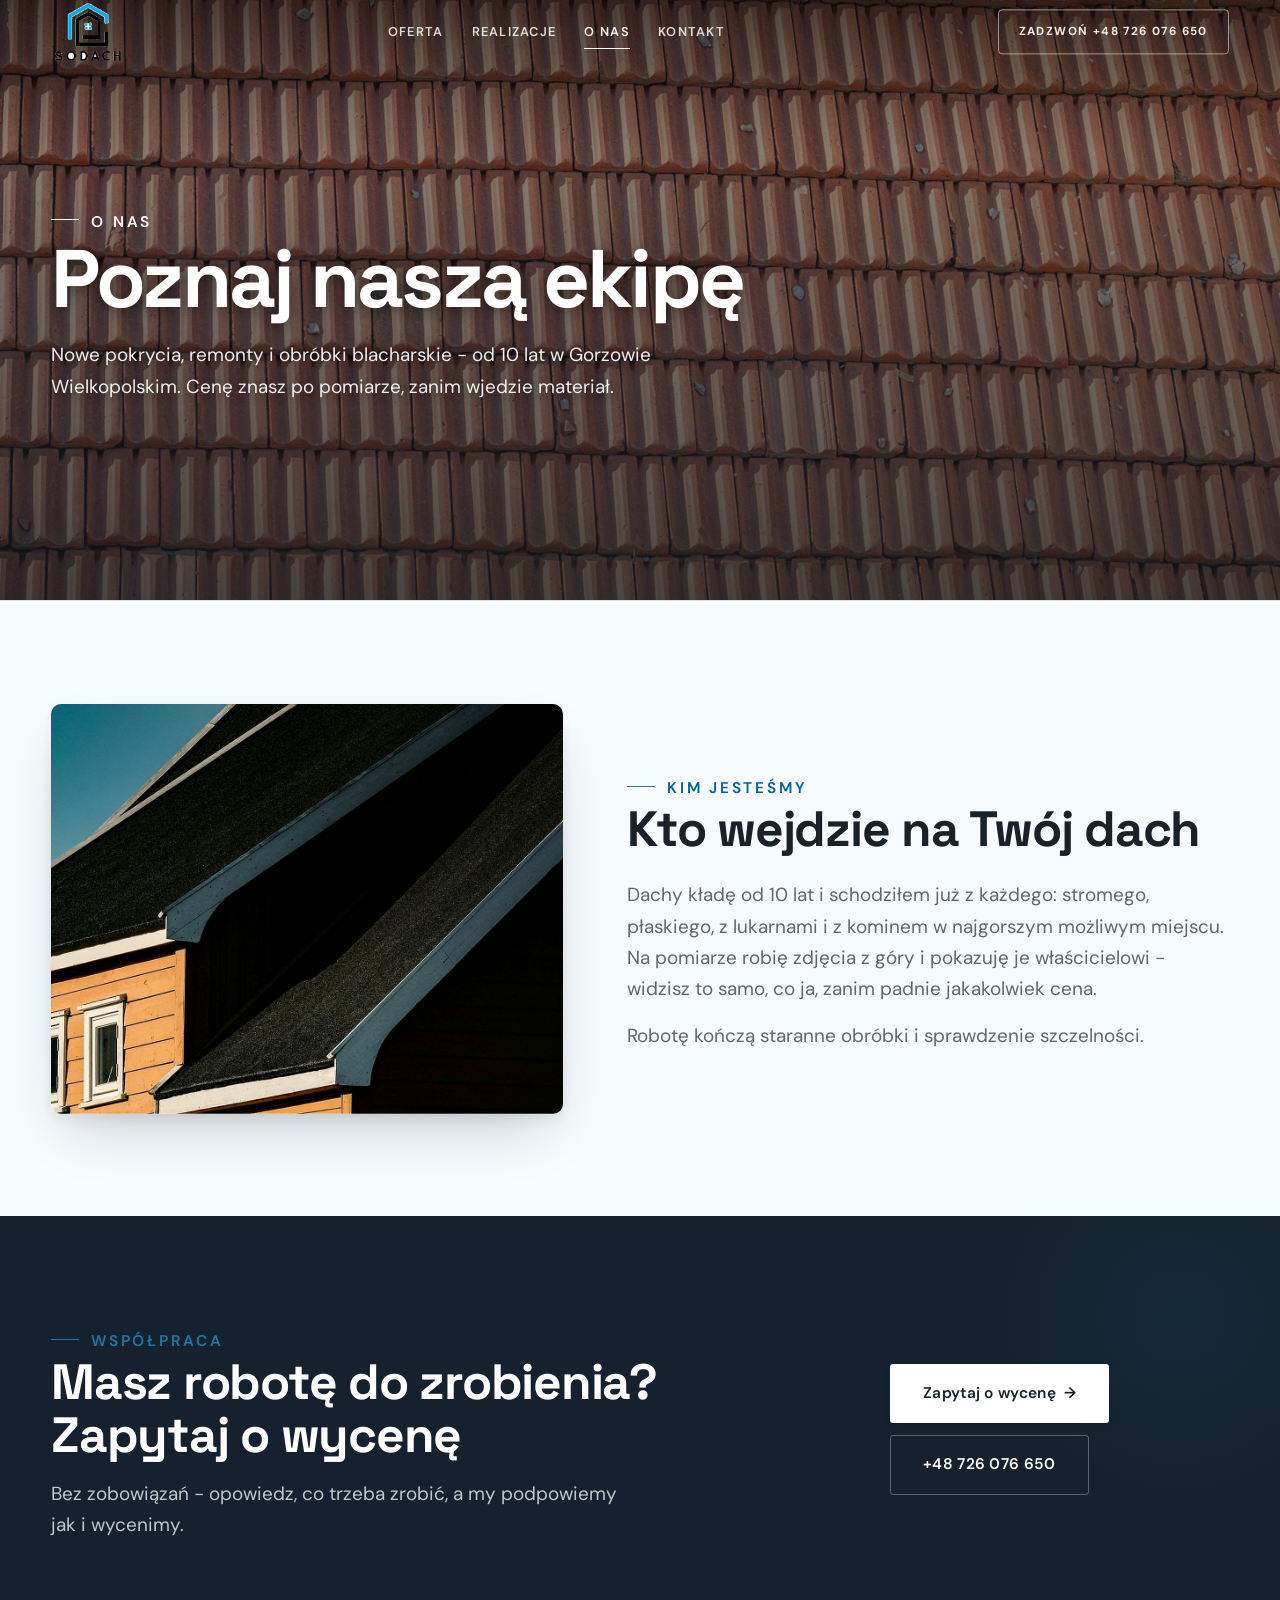
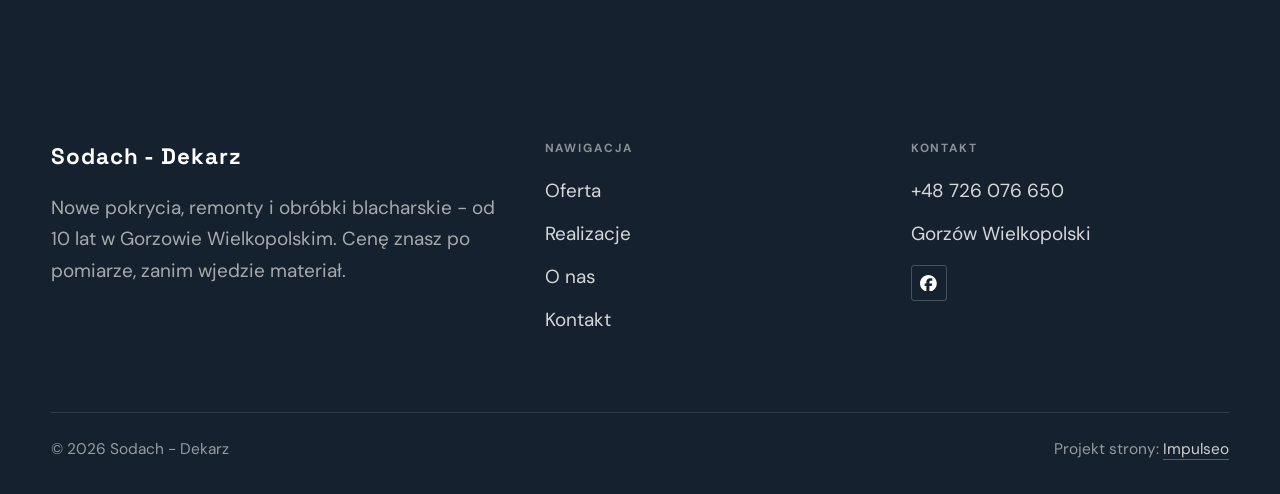
<file: o-nas.html>
<!DOCTYPE html>
<html lang="pl">
<head>
<meta charset="UTF-8">
<meta name="viewport" content="width=device-width, initial-scale=1.0">
<title>O nas - Sodach - Dekarz</title>
<meta name="description" content="Dekarz w Gorzowie Wielkopolskim: nowe pokrycia, remonty dachów, więźba, rynny i obróbki. Bezpłatny pomiar, cena przed robotą. Zadzwoń: +48 726 076 650.">
<link rel="canonical" href="https://kris20032.github.io/sodach-dekarz/o-nas.html">
<meta name="robots" content="noindex, nofollow">
<meta property="og:type" content="website">
<meta property="og:locale" content="pl_PL">
<meta property="og:site_name" content="Sodach - Dekarz">
<meta property="og:title" content="O nas - Sodach - Dekarz">
<meta property="og:description" content="Dekarz w Gorzowie Wielkopolskim: nowe pokrycia, remonty dachów, więźba, rynny i obróbki. Bezpłatny pomiar, cena przed robotą. Zadzwoń: +48 726 076 650.">
<meta property="og:url" content="https://kris20032.github.io/sodach-dekarz/o-nas.html">
<meta property="og:image" content="https://kris20032.github.io/sodach-dekarz/img/og.jpg">
<meta property="og:image:width" content="1200">
<meta property="og:image:height" content="630">
<meta name="twitter:card" content="summary_large_image">
<link rel="preconnect" href="https://fonts.googleapis.com">
<link rel="preconnect" href="https://fonts.gstatic.com" crossorigin>
<link href="https://fonts.googleapis.com/css2?family=Space+Grotesk:wght@500;600;700&family=DM+Sans:opsz,wght@9..40,400;9..40,500;9..40,600&display=swap" rel="stylesheet">
<link rel="stylesheet" href="assets/styles.css?v=eab69dc4">
</head>
<body>

<header class="nav">
  <div class="wrap nav-inner">
    <a class="brand brand-has-logo" href="index.html"><img class="brand-logo" src="img/logo.png" alt="Sodach - Dekarz" width="242" height="213" decoding="async"></a>
    <nav class="nav-links">
      <a href="oferta.html">Oferta</a>
      <a href="realizacje.html">Realizacje</a>
      <a href="o-nas.html" class="active" aria-current="page">O nas</a>
      <a href="kontakt.html">Kontakt</a>
      <a href="tel:+48726076650" class="btn btn-accent">Zadzwoń +48 726 076 650</a>
    </nav>
    <button class="nav-toggle" aria-label="Menu"><span></span><span></span><span></span></button>
  </div>
</header>

<main>
<section class="pagehead">
  <img src="img/g13.jpg" alt="Sodach - Dekarz - Poznaj naszą ekipę" width="1600" height="1066" decoding="async">
  <div class="wrap">
    <span class="eyebrow">O nas</span>
    <h1>Poznaj naszą ekipę</h1>
    <p>Nowe pokrycia, remonty i obróbki blacharskie - od 10 lat w Gorzowie Wielkopolskim. Cenę znasz po pomiarze, zanim wjedzie materiał.</p>
  </div>
</section>
<section>
  <div class="wrap split">
    <div class="split-art reveal"><img src="img/g14.jpg" alt="Sodach - Dekarz" loading="lazy" width="1600" height="1067" decoding="async"></div>
    <div class="split-copy reveal">
      <span class="eyebrow">Kim jesteśmy</span>
      <h2>Kto wejdzie na Twój dach</h2>
      <p class="muted">Dachy kładę od 10 lat i schodziłem już z każdego: stromego, płaskiego, z lukarnami i z kominem w najgorszym możliwym miejscu. Na pomiarze robię zdjęcia z góry i pokazuję je właścicielowi - widzisz to samo, co ja, zanim padnie jakakolwiek cena.</p>
      <p class="muted">Robotę kończą staranne obróbki i sprawdzenie szczelności.</p>
    </div>
  </div>
</section>


<section class="cta">
  <div class="wrap">
    <div class="reveal">
      <span class="eyebrow">Współpraca</span>
      <h2>Masz robotę do zrobienia? Zapytaj o wycenę</h2>
      <p>Bez zobowiązań - opowiedz, co trzeba zrobić, a my podpowiemy jak i wycenimy.</p>
    </div>
    <div class="cta-actions reveal">
      <a href="kontakt.html" class="btn btn-light">Zapytaj o wycenę <span class="arr">→</span></a>
      <a href="tel:+48726076650" class="btn btn-ghost btn-ghost-cta">+48 726 076 650</a>
    </div>
  </div>
</section>
</main>

<footer>
  <div class="wrap">
    <div class="foot-grid">
      <div class="foot-brand">
        <div class="name">Sodach - Dekarz</div>
        <p>Nowe pokrycia, remonty i obróbki blacharskie - od 10 lat w Gorzowie Wielkopolskim. Cenę znasz po pomiarze, zanim wjedzie materiał.</p>
      </div>
      <div class="foot-col">
        <h4>Nawigacja</h4>
        <a href="oferta.html">Oferta</a>
        <a href="realizacje.html">Realizacje</a>
        <a href="o-nas.html">O nas</a>
        <a href="kontakt.html">Kontakt</a>
      </div>
      <div class="foot-col">
        <h4>Kontakt</h4>
        <a href="tel:+48726076650">+48 726 076 650</a>
        <p>Gorzów Wielkopolski</p>
      <div class="foot-soc">
        <a class="soc" href="https://www.facebook.com/dekarzgorzow/" target="_blank" rel="noopener" aria-label="Facebook - Sodach - Dekarz"><svg viewBox="0 0 24 24" aria-hidden="true" focusable="false"><path d="M9.101 23.691v-7.98H6.627v-3.667h2.474v-1.58c0-4.085 1.848-5.978 5.858-5.978.401 0 .955.042 1.468.103a8.68 8.68 0 0 1 1.141.195v3.325a8.623 8.623 0 0 0-.653-.036 26.805 26.805 0 0 0-.733-.009c-.707 0-1.259.096-1.675.309a1.686 1.686 0 0 0-.679.622c-.258.42-.374.995-.374 1.752v1.297h3.919l-.386 2.103-.287 1.564h-3.246v8.245C19.396 23.238 24 18.179 24 12.044c0-6.627-5.373-12-12-12s-12 5.373-12 12c0 5.628 3.874 10.35 9.101 11.647Z" fill="currentColor"/></svg></a>
      </div>
      </div>
    </div>
    <div class="foot-bot">
      <span>© 2026 Sodach - Dekarz</span>
      <span>Projekt strony: <a class="foot-credit" href="https://impulseo.pl" target="_blank" rel="noopener">Impulseo</a></span>
    </div>
  </div>
</footer>
<div class="sticky-call"><a class="sc-call" href="tel:+48726076650"><svg class="ico-tel" width="16" height="16" viewBox="0 0 24 24" fill="none" aria-hidden="true"><path d="M6.6 10.8a15.5 15.5 0 0 0 6.6 6.6l2.2-2.2a1 1 0 0 1 1-.24 11.4 11.4 0 0 0 3.6.58 1 1 0 0 1 1 1V20a1 1 0 0 1-1 1A17 17 0 0 1 3 4a1 1 0 0 1 1-1h3.5a1 1 0 0 1 1 1c0 1.25.2 2.46.58 3.6a1 1 0 0 1-.25 1l-2.23 2.2Z" fill="currentColor"/></svg> Zadzwoń</a><a class="sc-quote" href="kontakt.html">Umów bezpłatny pomiar</a></div>
<div class="demo-wazne" data-do="2026-11-18" data-cykl="3" hidden><svg class="dw-ico" width="13" height="13" viewBox="0 0 24 24" fill="none" aria-hidden="true"><circle cx="12" cy="12" r="8.6" stroke="currentColor" stroke-width="1.8"/><path d="M12 7.2V12l3.3 2" stroke="currentColor" stroke-width="1.8" stroke-linecap="round"/></svg><span class="dw-txt"></span></div>

<script src="assets/main.js"></script>
</body>
</html>
</file>
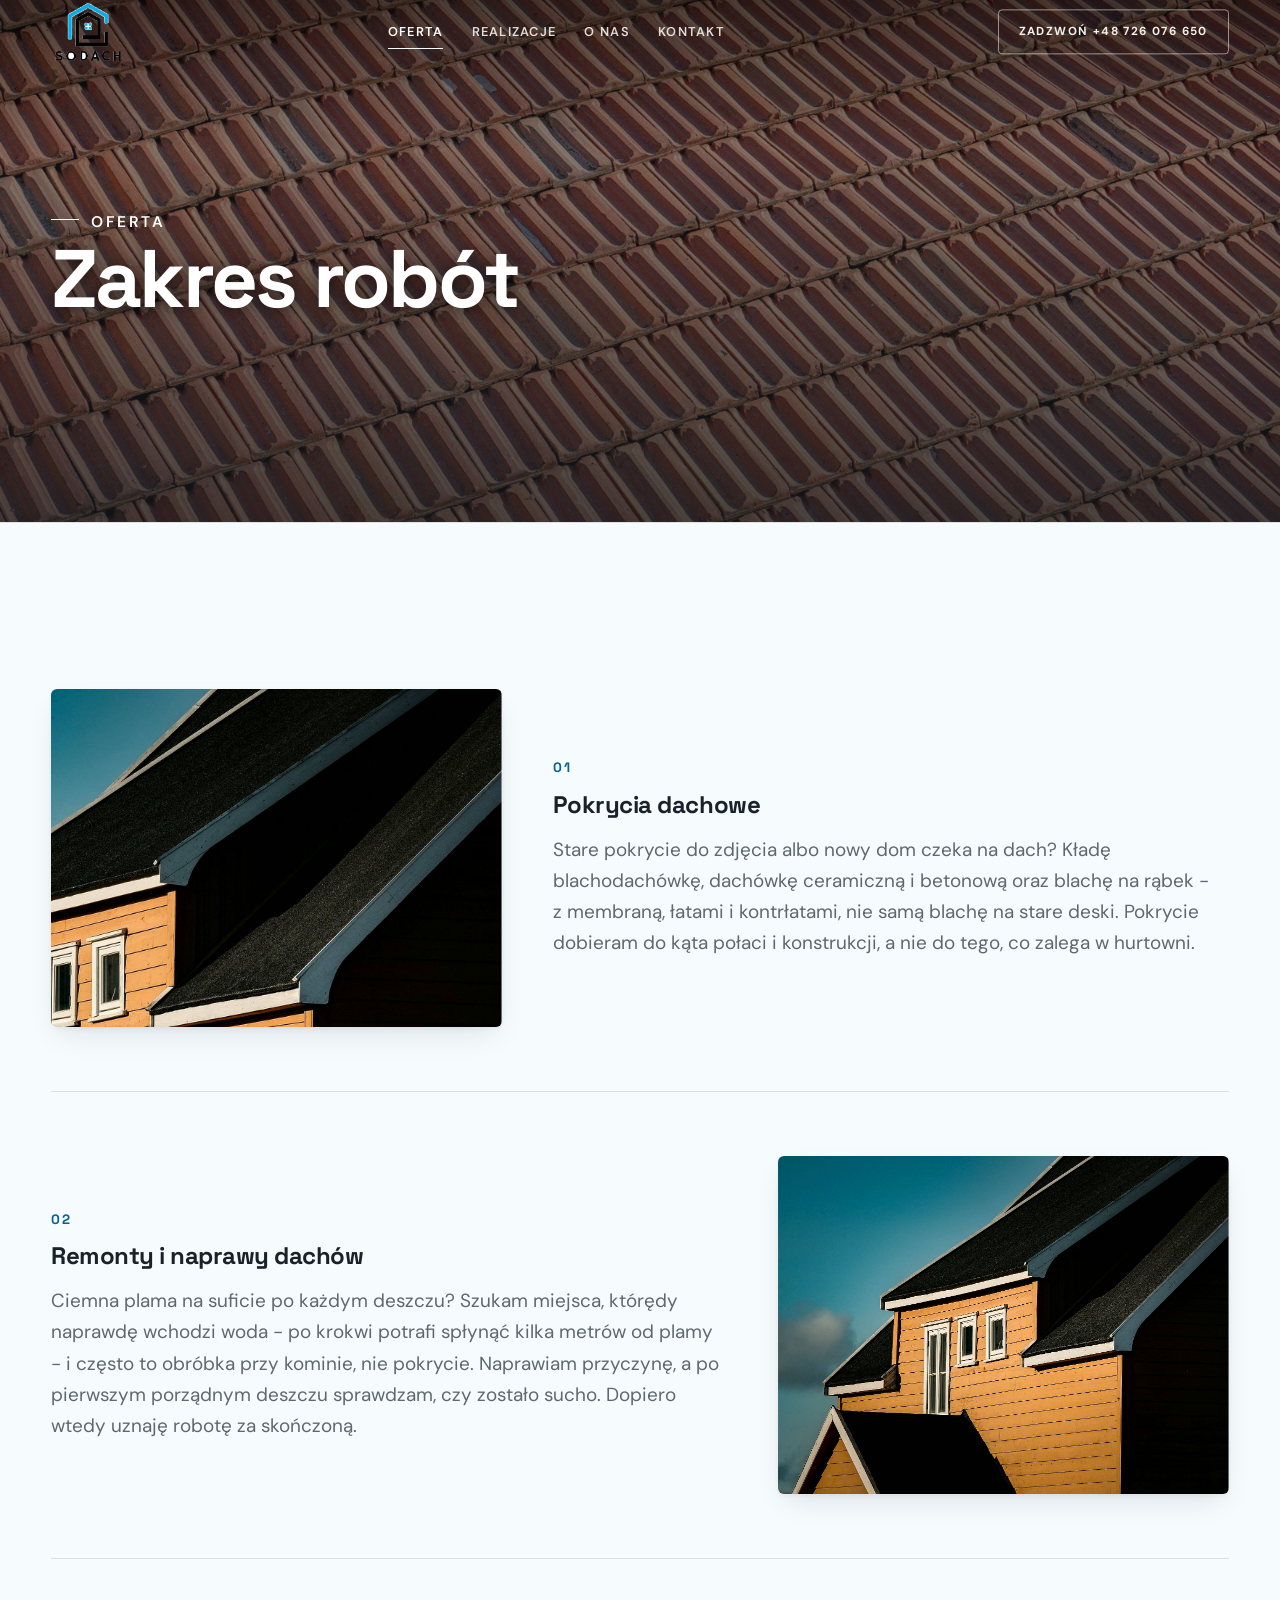
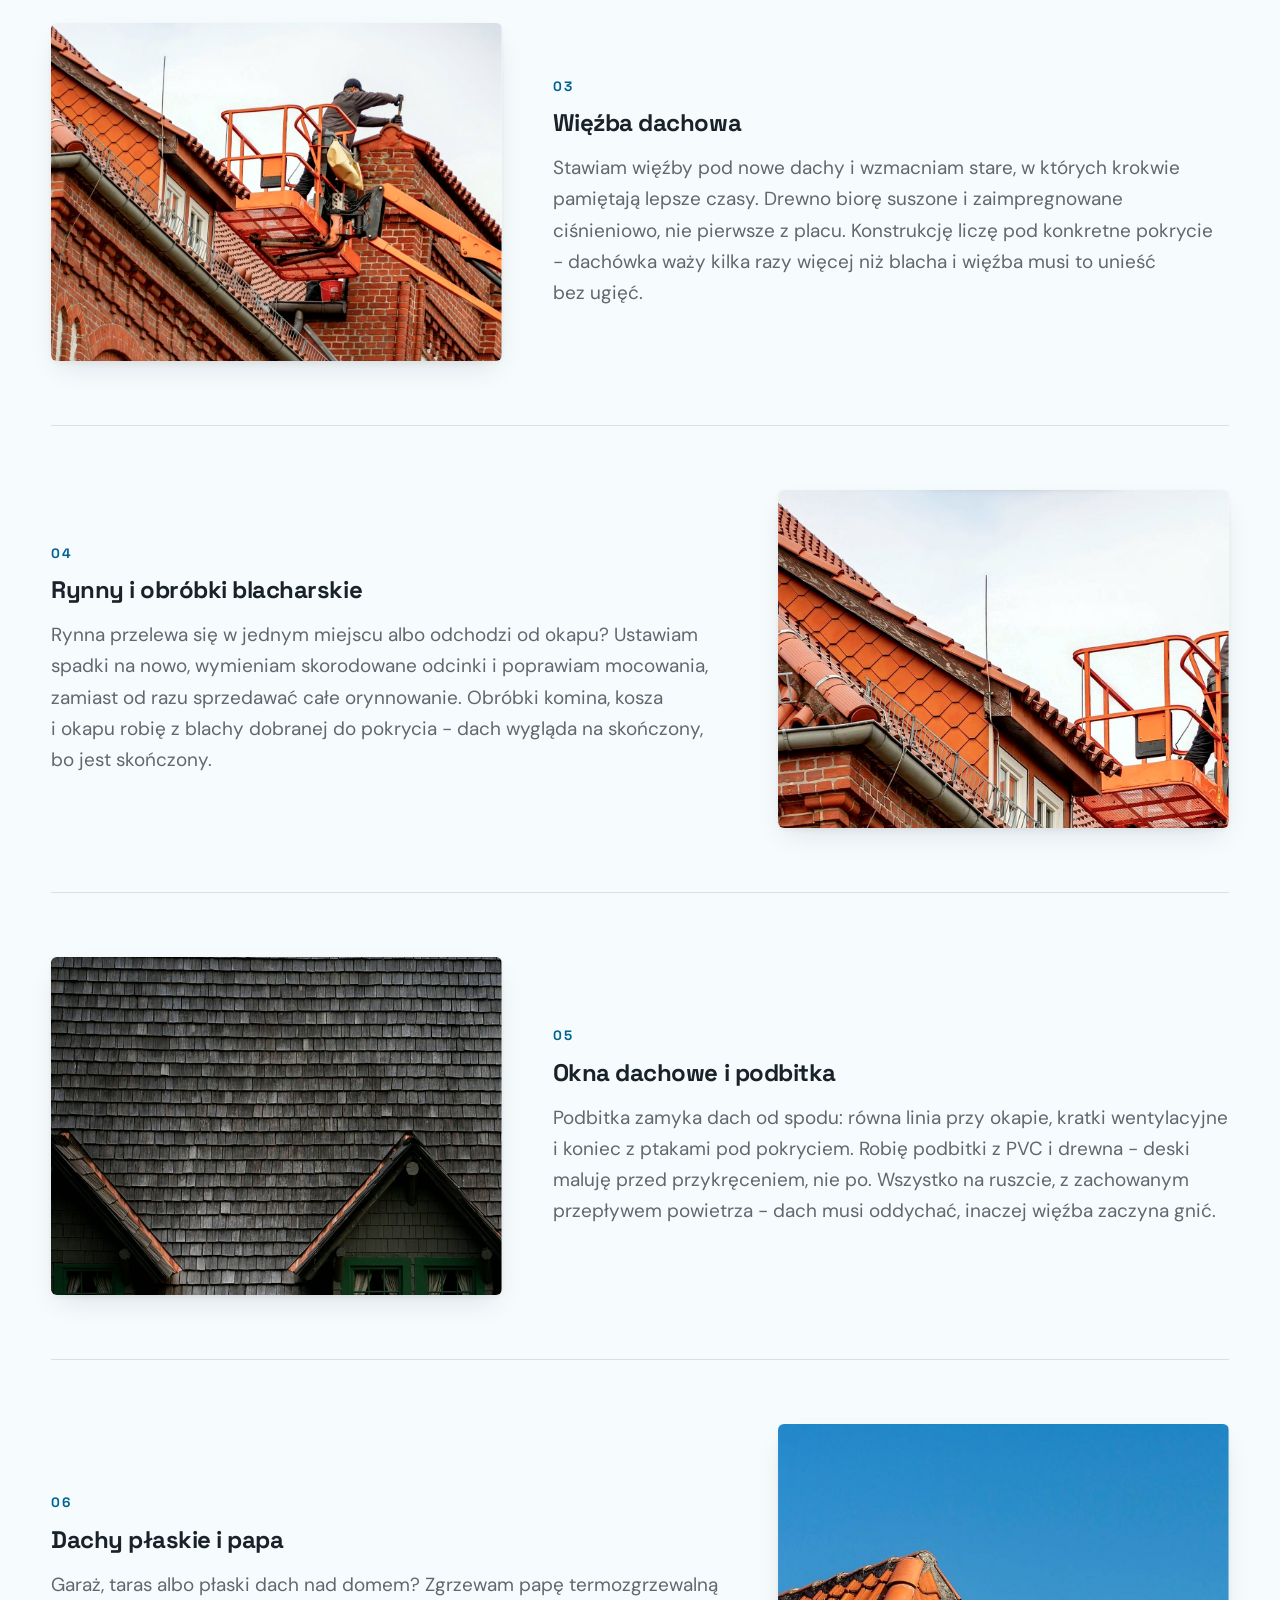
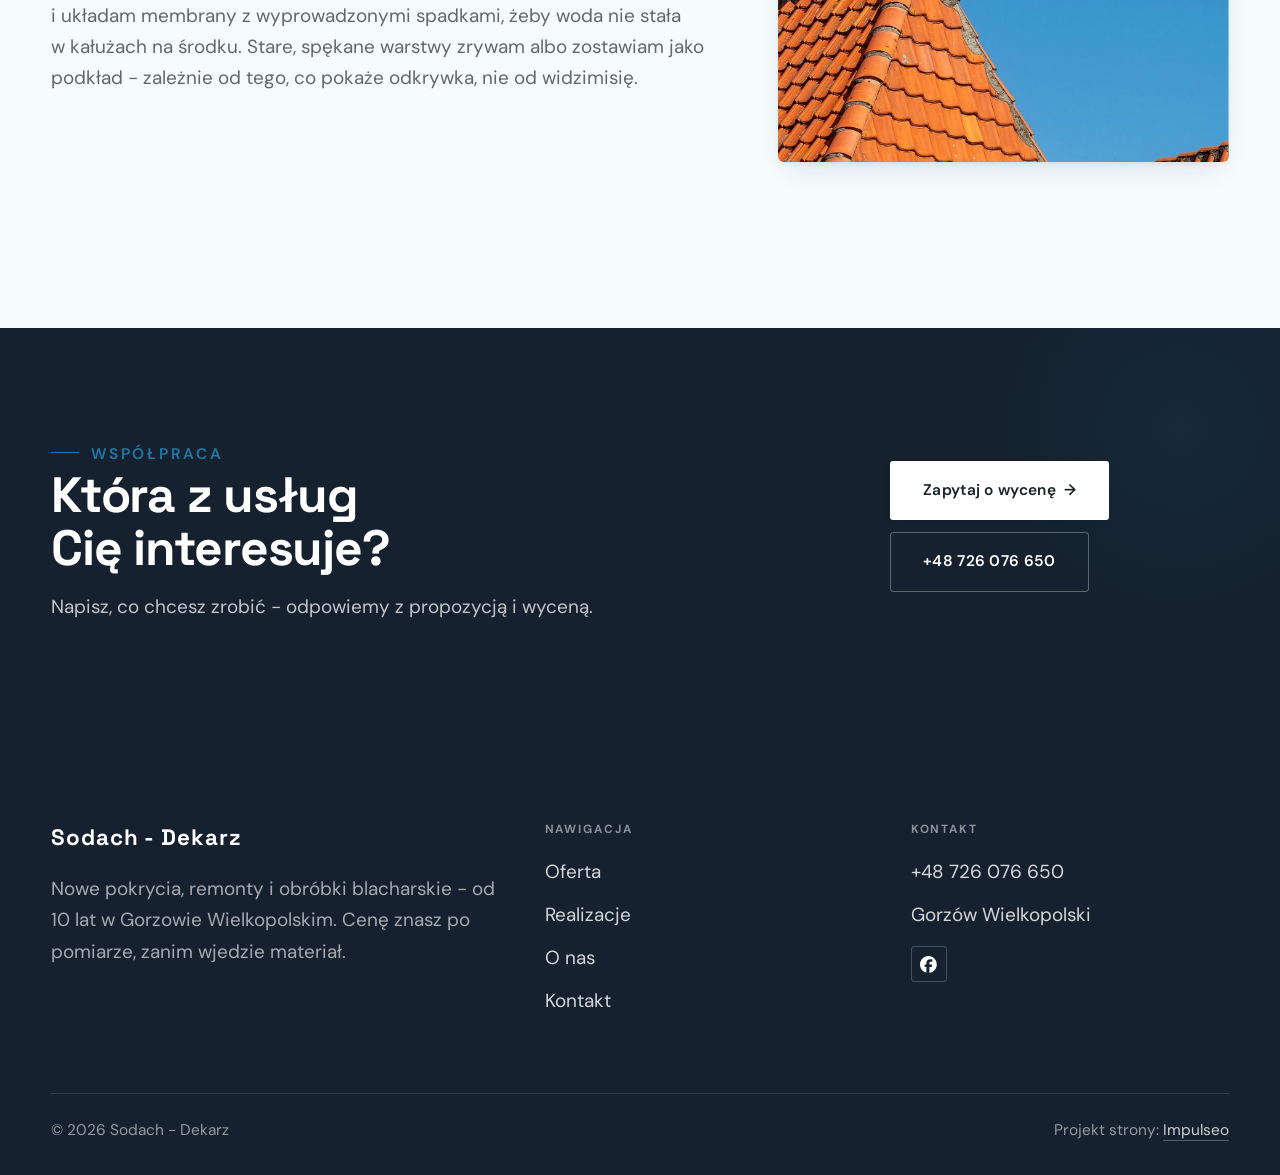
<file: oferta.html>
<!DOCTYPE html>
<html lang="pl">
<head>
<meta charset="UTF-8">
<meta name="viewport" content="width=device-width, initial-scale=1.0">
<title>Oferta - Sodach - Dekarz</title>
<meta name="description" content="Dekarz w Gorzowie Wielkopolskim: nowe pokrycia, remonty dachów, więźba, rynny i obróbki. Bezpłatny pomiar, cena przed robotą. Zadzwoń: +48 726 076 650.">
<link rel="canonical" href="https://kris20032.github.io/sodach-dekarz/oferta.html">
<meta name="robots" content="noindex, nofollow">
<meta property="og:type" content="website">
<meta property="og:locale" content="pl_PL">
<meta property="og:site_name" content="Sodach - Dekarz">
<meta property="og:title" content="Oferta - Sodach - Dekarz">
<meta property="og:description" content="Dekarz w Gorzowie Wielkopolskim: nowe pokrycia, remonty dachów, więźba, rynny i obróbki. Bezpłatny pomiar, cena przed robotą. Zadzwoń: +48 726 076 650.">
<meta property="og:url" content="https://kris20032.github.io/sodach-dekarz/oferta.html">
<meta property="og:image" content="https://kris20032.github.io/sodach-dekarz/img/og.jpg">
<meta property="og:image:width" content="1200">
<meta property="og:image:height" content="630">
<meta name="twitter:card" content="summary_large_image">
<link rel="preconnect" href="https://fonts.googleapis.com">
<link rel="preconnect" href="https://fonts.gstatic.com" crossorigin>
<link href="https://fonts.googleapis.com/css2?family=Space+Grotesk:wght@500;600;700&family=DM+Sans:opsz,wght@9..40,400;9..40,500;9..40,600&display=swap" rel="stylesheet">
<link rel="stylesheet" href="assets/styles.css?v=eab69dc4">
</head>
<body>

<header class="nav">
  <div class="wrap nav-inner">
    <a class="brand brand-has-logo" href="index.html"><img class="brand-logo" src="img/logo.png" alt="Sodach - Dekarz" width="242" height="213" decoding="async"></a>
    <nav class="nav-links">
      <a href="oferta.html" class="active" aria-current="page">Oferta</a>
      <a href="realizacje.html">Realizacje</a>
      <a href="o-nas.html">O nas</a>
      <a href="kontakt.html">Kontakt</a>
      <a href="tel:+48726076650" class="btn btn-accent">Zadzwoń +48 726 076 650</a>
    </nav>
    <button class="nav-toggle" aria-label="Menu"><span></span><span></span><span></span></button>
  </div>
</header>

<main>
<section class="pagehead">
  <img src="img/g12.jpg" alt="Sodach - Dekarz - Zakres robót" width="1600" height="1067" decoding="async">
  <div class="wrap">
    <span class="eyebrow">Oferta</span>
    <h1>Zakres robót</h1>
  </div>
</section>
<section>
  <div class="wrap">
    <div class="svc-row reveal">
      <div class="svc-row-art"><img src="img/g14.jpg" alt="Pokrycia dachowe" loading="lazy" width="1600" height="1067" decoding="async"></div>
      <div>
        <span class="num">01</span>
        <h3>Pokrycia dachowe</h3>
        <p class="muted">Stare pokrycie do zdjęcia albo nowy dom czeka na dach? Kładę blachodachówkę, dachówkę ceramiczną i betonową oraz blachę na rąbek - z membraną, łatami i kontrłatami, nie samą blachę na stare deski. Pokrycie dobieram do kąta połaci i konstrukcji, a nie do tego, co zalega w hurtowni.</p>
      </div>
    </div>
    <div class="svc-row rev reveal">
      <div class="svc-row-art"><img src="img/g8.jpg" alt="Remonty i naprawy dachów" loading="lazy" width="1880" height="1253" decoding="async"></div>
      <div>
        <span class="num">02</span>
        <h3>Remonty i naprawy dachów</h3>
        <p class="muted">Ciemna plama na suficie po każdym deszczu? Szukam miejsca, którędy naprawdę wchodzi woda - po krokwi potrafi spłynąć kilka metrów od plamy - i często to obróbka przy kominie, nie pokrycie. Naprawiam przyczynę, a po pierwszym porządnym deszczu sprawdzam, czy zostało sucho. Dopiero wtedy uznaję robotę za skończoną.</p>
      </div>
    </div>
    <div class="svc-row reveal">
      <div class="svc-row-art"><img src="img/about.jpg" alt="Więźba dachowa" loading="lazy" width="1516" height="960" decoding="async"></div>
      <div>
        <span class="num">03</span>
        <h3>Więźba dachowa</h3>
        <p class="muted">Stawiam więźby pod nowe dachy i wzmacniam stare, w których krokwie pamiętają lepsze czasy. Drewno biorę suszone i zaimpregnowane ciśnieniowo, nie pierwsze z placu. Konstrukcję liczę pod konkretne pokrycie - dachówka waży kilka razy więcej niż blacha i więźba musi to unieść bez ugięć.</p>
      </div>
    </div>
    <div class="svc-row rev reveal">
      <div class="svc-row-art"><img src="img/g9.jpg" alt="Rynny i obróbki blacharskie" loading="lazy" width="1600" height="1068" decoding="async"></div>
      <div>
        <span class="num">04</span>
        <h3>Rynny i obróbki blacharskie</h3>
        <p class="muted">Rynna przelewa się w jednym miejscu albo odchodzi od okapu? Ustawiam spadki na nowo, wymieniam skorodowane odcinki i poprawiam mocowania, zamiast od razu sprzedawać całe orynnowanie. Obróbki komina, kosza i okapu robię z blachy dobranej do pokrycia - dach wygląda na skończony, bo jest skończony.</p>
      </div>
    </div>
    <div class="svc-row reveal">
      <div class="svc-row-art"><img src="img/g10.jpg" alt="Okna dachowe i podbitka" loading="lazy" width="1600" height="1066" decoding="async"></div>
      <div>
        <span class="num">05</span>
        <h3>Okna dachowe i podbitka</h3>
        <p class="muted">Podbitka zamyka dach od spodu: równa linia przy okapie, kratki wentylacyjne i koniec z ptakami pod pokryciem. Robię podbitki z PVC i drewna - deski maluję przed przykręceniem, nie po. Wszystko na ruszcie, z zachowanym przepływem powietrza - dach musi oddychać, inaczej więźba zaczyna gnić.</p>
      </div>
    </div>
    <div class="svc-row rev reveal">
      <div class="svc-row-art"><img src="img/g11.jpg" alt="Dachy płaskie i papa" loading="lazy" width="1600" height="1049" decoding="async"></div>
      <div>
        <span class="num">06</span>
        <h3>Dachy płaskie i papa</h3>
        <p class="muted">Garaż, taras albo płaski dach nad domem? Zgrzewam papę termozgrzewalną i układam membrany z wyprowadzonymi spadkami, żeby woda nie stała w kałużach na środku. Stare, spękane warstwy zrywam albo zostawiam jako podkład - zależnie od tego, co pokaże odkrywka, nie od widzimisię.</p>
      </div>
    </div>
  </div>
</section>

<section class="cta">
  <div class="wrap">
    <div class="reveal">
      <span class="eyebrow">Współpraca</span>
      <h2>Która z usług Cię interesuje?</h2>
      <p>Napisz, co chcesz zrobić - odpowiemy z propozycją i wyceną.</p>
    </div>
    <div class="cta-actions reveal">
      <a href="kontakt.html" class="btn btn-light">Zapytaj o wycenę <span class="arr">→</span></a>
      <a href="tel:+48726076650" class="btn btn-ghost btn-ghost-cta">+48 726 076 650</a>
    </div>
  </div>
</section>
</main>

<footer>
  <div class="wrap">
    <div class="foot-grid">
      <div class="foot-brand">
        <div class="name">Sodach - Dekarz</div>
        <p>Nowe pokrycia, remonty i obróbki blacharskie - od 10 lat w Gorzowie Wielkopolskim. Cenę znasz po pomiarze, zanim wjedzie materiał.</p>
      </div>
      <div class="foot-col">
        <h4>Nawigacja</h4>
        <a href="oferta.html">Oferta</a>
        <a href="realizacje.html">Realizacje</a>
        <a href="o-nas.html">O nas</a>
        <a href="kontakt.html">Kontakt</a>
      </div>
      <div class="foot-col">
        <h4>Kontakt</h4>
        <a href="tel:+48726076650">+48 726 076 650</a>
        <p>Gorzów Wielkopolski</p>
      <div class="foot-soc">
        <a class="soc" href="https://www.facebook.com/dekarzgorzow/" target="_blank" rel="noopener" aria-label="Facebook - Sodach - Dekarz"><svg viewBox="0 0 24 24" aria-hidden="true" focusable="false"><path d="M9.101 23.691v-7.98H6.627v-3.667h2.474v-1.58c0-4.085 1.848-5.978 5.858-5.978.401 0 .955.042 1.468.103a8.68 8.68 0 0 1 1.141.195v3.325a8.623 8.623 0 0 0-.653-.036 26.805 26.805 0 0 0-.733-.009c-.707 0-1.259.096-1.675.309a1.686 1.686 0 0 0-.679.622c-.258.42-.374.995-.374 1.752v1.297h3.919l-.386 2.103-.287 1.564h-3.246v8.245C19.396 23.238 24 18.179 24 12.044c0-6.627-5.373-12-12-12s-12 5.373-12 12c0 5.628 3.874 10.35 9.101 11.647Z" fill="currentColor"/></svg></a>
      </div>
      </div>
    </div>
    <div class="foot-bot">
      <span>© 2026 Sodach - Dekarz</span>
      <span>Projekt strony: <a class="foot-credit" href="https://impulseo.pl" target="_blank" rel="noopener">Impulseo</a></span>
    </div>
  </div>
</footer>
<div class="sticky-call"><a class="sc-call" href="tel:+48726076650"><svg class="ico-tel" width="16" height="16" viewBox="0 0 24 24" fill="none" aria-hidden="true"><path d="M6.6 10.8a15.5 15.5 0 0 0 6.6 6.6l2.2-2.2a1 1 0 0 1 1-.24 11.4 11.4 0 0 0 3.6.58 1 1 0 0 1 1 1V20a1 1 0 0 1-1 1A17 17 0 0 1 3 4a1 1 0 0 1 1-1h3.5a1 1 0 0 1 1 1c0 1.25.2 2.46.58 3.6a1 1 0 0 1-.25 1l-2.23 2.2Z" fill="currentColor"/></svg> Zadzwoń</a><a class="sc-quote" href="kontakt.html">Umów bezpłatny pomiar</a></div>
<div class="demo-wazne" data-do="2026-11-18" data-cykl="3" hidden><svg class="dw-ico" width="13" height="13" viewBox="0 0 24 24" fill="none" aria-hidden="true"><circle cx="12" cy="12" r="8.6" stroke="currentColor" stroke-width="1.8"/><path d="M12 7.2V12l3.3 2" stroke="currentColor" stroke-width="1.8" stroke-linecap="round"/></svg><span class="dw-txt"></span></div>

<script src="assets/main.js"></script>
</body>
</html>
</file>
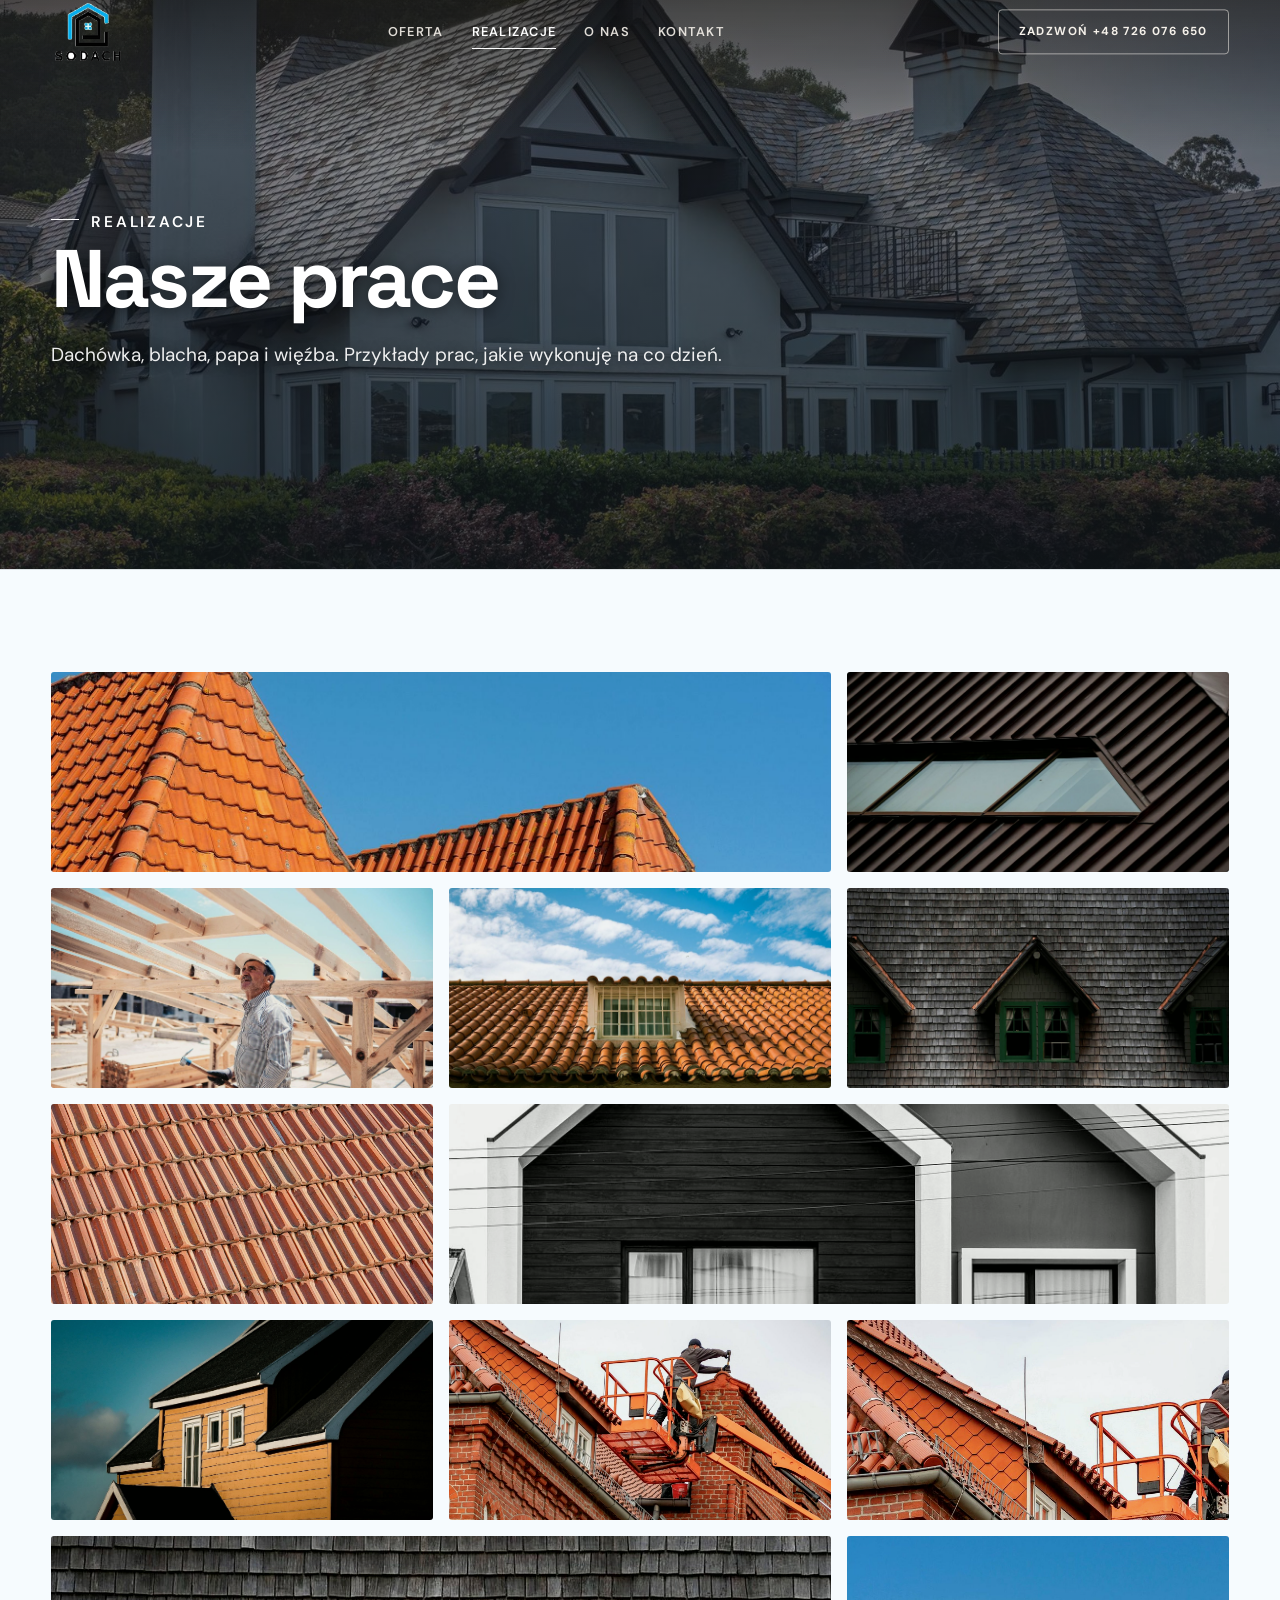
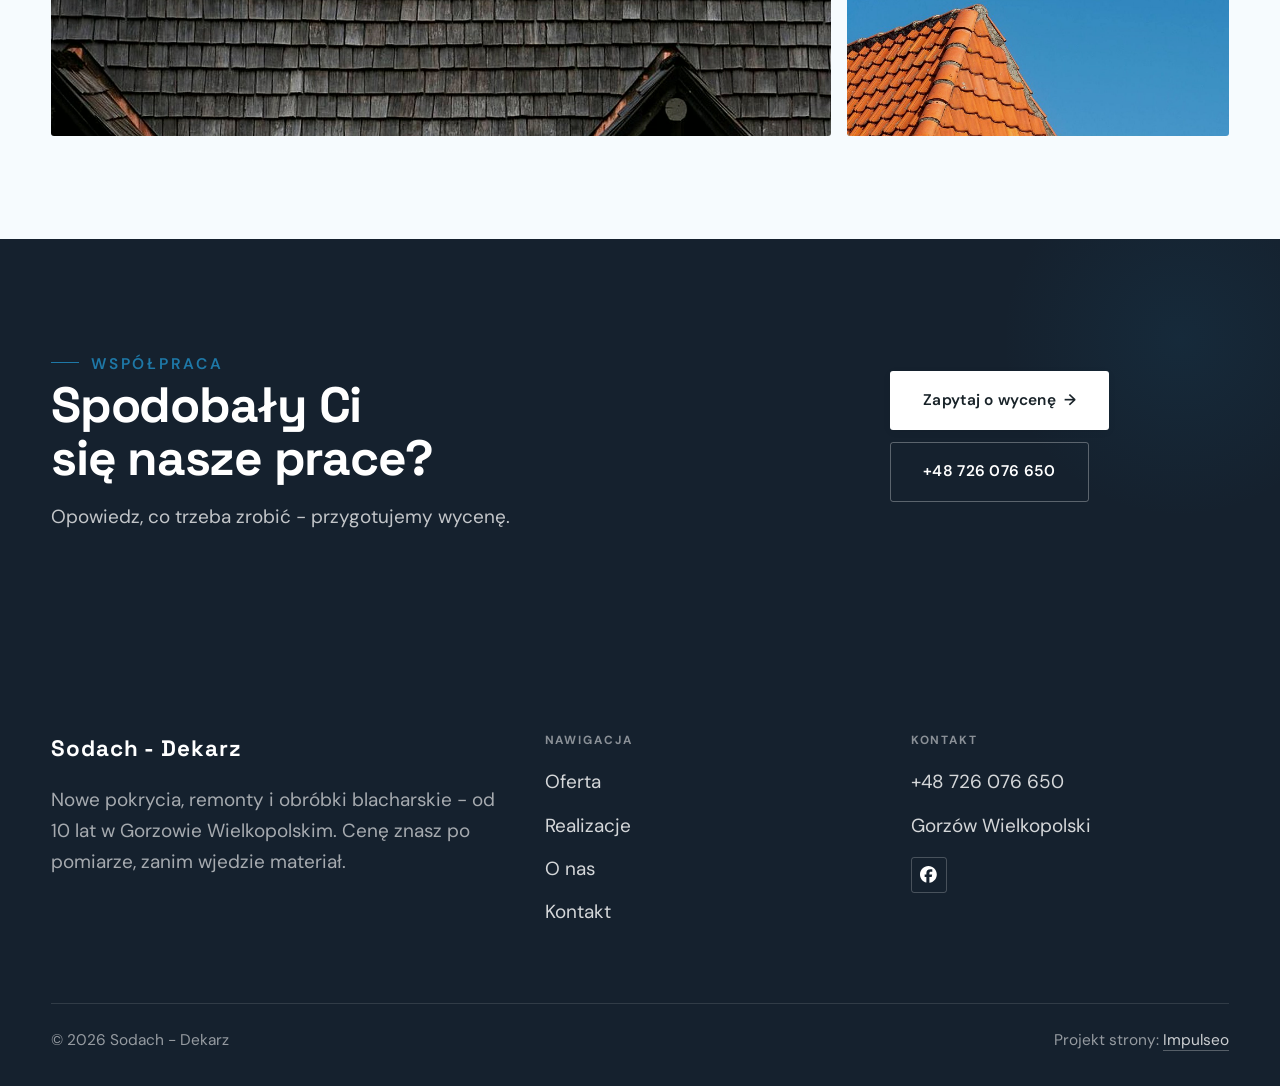
<file: realizacje.html>
<!DOCTYPE html>
<html lang="pl">
<head>
<meta charset="UTF-8">
<meta name="viewport" content="width=device-width, initial-scale=1.0">
<title>Realizacje - Sodach - Dekarz</title>
<meta name="description" content="Realizacje Sodach - Dekarz: Dach z blachodachówki, Dachówka ceramiczna, Więźba i membrana, Obróbki przy kominie, Okno dachowe">
<link rel="canonical" href="https://kris20032.github.io/sodach-dekarz/realizacje.html">
<meta name="robots" content="noindex, nofollow">
<meta property="og:type" content="website">
<meta property="og:locale" content="pl_PL">
<meta property="og:site_name" content="Sodach - Dekarz">
<meta property="og:title" content="Realizacje - Sodach - Dekarz">
<meta property="og:description" content="Realizacje Sodach - Dekarz: Dach z blachodachówki, Dachówka ceramiczna, Więźba i membrana, Obróbki przy kominie, Okno dachowe">
<meta property="og:url" content="https://kris20032.github.io/sodach-dekarz/realizacje.html">
<meta property="og:image" content="https://kris20032.github.io/sodach-dekarz/img/og.jpg">
<meta property="og:image:width" content="1200">
<meta property="og:image:height" content="630">
<meta name="twitter:card" content="summary_large_image">
<link rel="preconnect" href="https://fonts.googleapis.com">
<link rel="preconnect" href="https://fonts.gstatic.com" crossorigin>
<link href="https://fonts.googleapis.com/css2?family=Space+Grotesk:wght@500;600;700&family=DM+Sans:opsz,wght@9..40,400;9..40,500;9..40,600&display=swap" rel="stylesheet">
<link rel="stylesheet" href="assets/styles.css?v=eab69dc4">
</head>
<body>

<header class="nav">
  <div class="wrap nav-inner">
    <a class="brand brand-has-logo" href="index.html"><img class="brand-logo" src="img/logo.png" alt="Sodach - Dekarz" width="242" height="213" decoding="async"></a>
    <nav class="nav-links">
      <a href="oferta.html">Oferta</a>
      <a href="realizacje.html" class="active" aria-current="page">Realizacje</a>
      <a href="o-nas.html">O nas</a>
      <a href="kontakt.html">Kontakt</a>
      <a href="tel:+48726076650" class="btn btn-accent">Zadzwoń +48 726 076 650</a>
    </nav>
    <button class="nav-toggle" aria-label="Menu"><span></span><span></span><span></span></button>
  </div>
</header>

<main>
<section class="pagehead">
  <img src="img/ph-realizacje.jpg" alt="Sodach - Dekarz - Nasze prace" width="1600" height="1066" decoding="async">
  <div class="wrap">
    <span class="eyebrow">Realizacje</span>
    <h1>Nasze prace</h1>
    <p>Dachówka, blacha, papa i więźba. Przykłady prac, jakie wykonuję na co dzień.</p>
  </div>
</section>
<section>
  <div class="wrap">
    <div class="gallery">
      <div class="tile t-two3 reveal"><img src="img/g1.jpg" alt="Sodach - Dekarz" loading="lazy" width="1600" height="1066" decoding="async"></div>
      <div class="tile t-third reveal"><img src="img/g2.jpg" alt="Sodach - Dekarz" loading="lazy" width="1556" height="1022" decoding="async"></div>
      <div class="tile t-third reveal"><img src="img/g3.jpg" alt="Sodach - Dekarz" loading="lazy" width="1600" height="1066" decoding="async"></div>
      <div class="tile t-third reveal"><img src="img/g4.jpg" alt="Sodach - Dekarz" loading="lazy" width="1600" height="1068" decoding="async"></div>
      <div class="tile t-third reveal"><img src="img/g5.jpg" alt="Sodach - Dekarz" loading="lazy" width="1600" height="1216" decoding="async"></div>
      <div class="tile t-third reveal"><img src="img/g6.jpg" alt="Sodach - Dekarz" loading="lazy" width="1506" height="946" decoding="async"></div>
      <div class="tile t-two3 reveal"><img src="img/g7.jpg" alt="Sodach - Dekarz" loading="lazy" width="1600" height="1066" decoding="async"></div>
      <div class="tile t-third reveal"><img src="img/g8.jpg" alt="Sodach - Dekarz" loading="lazy" width="1880" height="1253" decoding="async"></div>
      <div class="tile t-third reveal"><img src="img/about.jpg" alt="Sodach - Dekarz" loading="lazy" width="1516" height="960" decoding="async"></div>
      <div class="tile t-third reveal"><img src="img/g9.jpg" alt="Sodach - Dekarz" loading="lazy" width="1600" height="1068" decoding="async"></div>
      <div class="tile t-two3 reveal"><img src="img/g10.jpg" alt="Sodach - Dekarz" loading="lazy" width="1600" height="1066" decoding="async"></div>
      <div class="tile t-third reveal"><img src="img/g11.jpg" alt="Sodach - Dekarz" loading="lazy" width="1600" height="1049" decoding="async"></div>
    </div>
  </div>
</section>
<section class="cta">
  <div class="wrap">
    <div class="reveal">
      <span class="eyebrow">Współpraca</span>
      <h2>Spodobały Ci się nasze prace?</h2>
      <p>Opowiedz, co trzeba zrobić - przygotujemy wycenę.</p>
    </div>
    <div class="cta-actions reveal">
      <a href="kontakt.html" class="btn btn-light">Zapytaj o wycenę <span class="arr">→</span></a>
      <a href="tel:+48726076650" class="btn btn-ghost btn-ghost-cta">+48 726 076 650</a>
    </div>
  </div>
</section>
</main>

<footer>
  <div class="wrap">
    <div class="foot-grid">
      <div class="foot-brand">
        <div class="name">Sodach - Dekarz</div>
        <p>Nowe pokrycia, remonty i obróbki blacharskie - od 10 lat w Gorzowie Wielkopolskim. Cenę znasz po pomiarze, zanim wjedzie materiał.</p>
      </div>
      <div class="foot-col">
        <h4>Nawigacja</h4>
        <a href="oferta.html">Oferta</a>
        <a href="realizacje.html">Realizacje</a>
        <a href="o-nas.html">O nas</a>
        <a href="kontakt.html">Kontakt</a>
      </div>
      <div class="foot-col">
        <h4>Kontakt</h4>
        <a href="tel:+48726076650">+48 726 076 650</a>
        <p>Gorzów Wielkopolski</p>
      <div class="foot-soc">
        <a class="soc" href="https://www.facebook.com/dekarzgorzow/" target="_blank" rel="noopener" aria-label="Facebook - Sodach - Dekarz"><svg viewBox="0 0 24 24" aria-hidden="true" focusable="false"><path d="M9.101 23.691v-7.98H6.627v-3.667h2.474v-1.58c0-4.085 1.848-5.978 5.858-5.978.401 0 .955.042 1.468.103a8.68 8.68 0 0 1 1.141.195v3.325a8.623 8.623 0 0 0-.653-.036 26.805 26.805 0 0 0-.733-.009c-.707 0-1.259.096-1.675.309a1.686 1.686 0 0 0-.679.622c-.258.42-.374.995-.374 1.752v1.297h3.919l-.386 2.103-.287 1.564h-3.246v8.245C19.396 23.238 24 18.179 24 12.044c0-6.627-5.373-12-12-12s-12 5.373-12 12c0 5.628 3.874 10.35 9.101 11.647Z" fill="currentColor"/></svg></a>
      </div>
      </div>
    </div>
    <div class="foot-bot">
      <span>© 2026 Sodach - Dekarz</span>
      <span>Projekt strony: <a class="foot-credit" href="https://impulseo.pl" target="_blank" rel="noopener">Impulseo</a></span>
    </div>
  </div>
</footer>
<div class="sticky-call"><a class="sc-call" href="tel:+48726076650"><svg class="ico-tel" width="16" height="16" viewBox="0 0 24 24" fill="none" aria-hidden="true"><path d="M6.6 10.8a15.5 15.5 0 0 0 6.6 6.6l2.2-2.2a1 1 0 0 1 1-.24 11.4 11.4 0 0 0 3.6.58 1 1 0 0 1 1 1V20a1 1 0 0 1-1 1A17 17 0 0 1 3 4a1 1 0 0 1 1-1h3.5a1 1 0 0 1 1 1c0 1.25.2 2.46.58 3.6a1 1 0 0 1-.25 1l-2.23 2.2Z" fill="currentColor"/></svg> Zadzwoń</a><a class="sc-quote" href="kontakt.html">Umów bezpłatny pomiar</a></div>
<div class="demo-wazne" data-do="2026-11-18" data-cykl="3" hidden><svg class="dw-ico" width="13" height="13" viewBox="0 0 24 24" fill="none" aria-hidden="true"><circle cx="12" cy="12" r="8.6" stroke="currentColor" stroke-width="1.8"/><path d="M12 7.2V12l3.3 2" stroke="currentColor" stroke-width="1.8" stroke-linecap="round"/></svg><span class="dw-txt"></span></div>

<script src="assets/main.js"></script>
</body>
</html>
</file>
<file: assets/styles.css>
/* ============================================================
   STOLBASZ — premium, architektoniczny B2B fit-out
   Jasna paleta, zero brązu. System wg premium-web-craft.
   Projekt strony: Impulseo (impulseo.pl)
   ============================================================ */

:root{
  /* PALETA — jasna, architektoniczna, chłodna */
  --paper:#F4F6F8;          /* główne tło */
  --paper-2:#E7EBEF;        /* sekcje alternatywne (chłodny jasny szary) */
  --paper-3:#E7EBEF;        /* delikatne wypełnienia */
  --ink:#15212E;            /* tekst główny — chłodny grafit */
  --ink-soft:#243443;       /* nagłówki drugorzędne */
  --muted:#6B7785;          /* tekst poboczny */
  --line:rgba(21,33,46,.12);/* hairline */
  --accent:#E8A317;         /* stonowany petrol-slate — jedyny akcent */
  --accent-d:#C9870C;
  --accent-soft:rgba(232,163,23,.10);
  --dark:#15212E;           /* sekcje ciemne (stopka/CTA) */

  /* HOVER ZDJĘĆ — JEDEN standard dla całego silnika (decyzja K. 04.08.2026, artefakt z wariantami).
     AKTUALNE (K.+Szymon 09.08.2026, wybór z artefaktu 6 wariantów): zoom 1.05 przy 1.4s -
     przy tak długim czasie mocniejszy kadr NIE skacze, tylko „oddycha". Poprzedni standard
     (1.02 / .55s z 04.08) odbierany jako dynamiczny i szybki.
     Spoczynek lekko przygaszony, ale TYLKO tam, gdzie jest mysz (@media hover:hover) —
     na telefonie zdjęcia zostają w pełnej jasności. */
  --img-zoom:1.05;                   /* K.+Szymon 09.08: wariant F z artefaktu porównawczego */
  --img-rest:brightness(.95) saturate(.99);
  --img-hot:brightness(1.06) saturate(1.05);
  --img-dur:1.4s;                    /* K.+Szymon 09.08 (wariant F): powoli = elegancko */
  --img-ease:cubic-bezier(.16,.84,.44,1);  /* miękki ogon, efekt „oddychania" */

  /* ODSTĘPY — skala 4/8 */
  --space-1:4px; --space-2:8px; --space-3:12px; --space-4:16px; --space-5:24px;
  --space-6:32px; --space-7:48px; --space-8:64px; --space-9:96px; --space-10:128px;

  /* TYPOGRAFIA — fluid clamp() (skala podbita 16.07.2026: większe, czytelniejsze litery — uwaga Adama) */
  --text-sm:clamp(.9rem,.87rem + .12vw,1rem);
  --text-base:clamp(1.08rem,1.04rem + .18vw,1.2rem);
  --text-lg:clamp(1.24rem,1.15rem + .34vw,1.44rem);
  --text-h3:clamp(1.34rem,1.22rem + .55vw,1.66rem);
  --text-h2:clamp(2.1rem,1.66rem + 2.1vw,3.1rem);
  --text-h1:clamp(2.9rem,2.1rem + 4vw,5.1rem);

  /* PROMIENIE — architektoniczne, raczej ostre */
  --r-sm:3px; --r-md:6px; --r-lg:10px;

  /* RUCH */
  --ease:cubic-bezier(.25,.46,.45,.94); --dur:.24s;

  /* CIENIE — miękkie, warstwowe */
  --sh-sm:0 1px 2px rgba(16,24,32,.04), 0 2px 8px rgba(16,24,32,.05);
  --sh-md:0 2px 6px rgba(16,24,32,.05), 0 12px 28px -8px rgba(16,24,32,.12);
  --sh-lg:0 6px 14px rgba(16,24,32,.07), 0 26px 56px -18px rgba(16,24,32,.22);

  --hairline:1px solid var(--line);

  --font-display:'Space Grotesk','Inter',sans-serif;
  --font-body:'DM Sans','Inter',sans-serif;
}

*{box-sizing:border-box;margin:0;padding:0}
html{scroll-behavior:smooth}
body{
  font-family:var(--font-body);
  font-size:var(--text-base);
  line-height:1.65;
  color:var(--ink);
  background:var(--paper);
  -webkit-font-smoothing:antialiased;
  text-rendering:optimizeLegibility;
}
img{max-width:100%;height:auto;display:block}  /* height:auto = width/height z atrybutów trzyma proporcje (TOP#12) */
a{color:inherit;text-decoration:none}

.wrap{width:min(92%,1180px);margin-inline:auto}
section{padding-block:clamp(52px,6.5vw,96px)}

h1,h2,h3{font-family:var(--font-display);font-weight:700;line-height:1.08;letter-spacing:-.02em;color:var(--ink)}
h1{font-size:var(--text-h1);letter-spacing:-.035em}
h2{font-size:var(--text-h2);letter-spacing:-.025em}
h3{font-size:var(--text-h3)}
/* MIARA — długość wiersza. WCAG 2.2 SC 1.4.8: max 80 znaków; Butterick: 45–90.
   68ch daje realnie 72–78 znaków polskiego tekstu, czyli z zapasem pod granicą.
   Wcześniej limit miał TYLKO <p> — <li>, <blockquote> i <dd> nie miały żadnego,
   i to jedyny powód, dla którego 23 bloki na dwóch oddanych stronach jadą po
   83–106 znaków w wierszu (pomiar 07.08.2026, bramka `miara`).
   ⚠️ Listy i definicje ograniczamy TYLKO bez klasy: `ul`/`ol` z klasą to u nas
   układ (siatki kafli, menu), a nie tekst ciągły — tam miarę wyznacza układ. */
/* 60ch, nie 68ch (K. 10.08): po zmianie fontów na węższe kroje (DM Sans i spółka)
   w 68ch mieściło się ~90 znaków - bramka pikselowa słusznie zgłaszała przekroczenie
   granicy 80. Pomiar na żywej przeglądarce: 60ch = 90 znaków, 53ch = ~78 znaków, czyli normę WCAG 1.4.8. */
:root{ --miara:53ch }
p{max-width:min(100%,var(--miara))}
blockquote,
ul:not([class])>li, ol:not([class])>li,
dl:not([class])>dd{max-width:min(100%,var(--miara))}

/* ⚠️ Świadomie BEZ wyjątku `.tile p,.card p,.svc p{max-width:none}`, choć nasuwa się sam:
   te akapity BYŁY już ograniczone (stare `p{max-width:65ch}`), więc „wyjątek" nie odblokowałby
   niczego nowego — tylko ROZLUŹNIŁ stan sprzed zmiany na wszystkich demach naraz.
   `figcaption` żadna z reguł wyżej nie dotyczy, więc też nie potrzebuje zwolnienia. */

/* ŁAMANIE. `balance` wyrównuje długości wierszy w nagłówku, `pretty` pilnuje ostatniego
   wiersza akapitu, żeby nie został w nim jeden wyraz. Obsługiwane od Chrome 117 /
   Safari 17.5; starsze przeglądarki po prostu ignorują tę własność.
   `text-wrap:pretty` nie występowało dotąd ANI RAZ w silniku ani w repo klientów. */
h1,h2,h3,.lead,.lede{text-wrap:balance}
p,li,blockquote,dd{text-wrap:pretty}

.eyebrow{
  font-family:var(--font-body);
  font-size:var(--text-sm);
  font-weight:600;
  letter-spacing:.18em;
  text-transform:uppercase;
  color:var(--accent);
  display:inline-flex;align-items:center;gap:var(--space-3);
}
/* flex:none + margin-top = kreska trzyma się PIERWSZEJ linii. Wcześniej align-items:center
   centrowało ją względem całego bloku i przy zawinięciu (długi kicker typu
   „…WNĘTRZ · LESZNO · OD 2019") druga linia lądowała z brzydkim wcięciem. */
.eyebrow{align-items:flex-start}
.eyebrow>*,.eyebrow{text-wrap:balance}   /* dlugi kicker lamal sie na sierote typu samo „2019" w drugiej linii */
.eyebrow::before{content:"";width:28px;height:1px;background:var(--accent);display:inline-block;flex:none;margin-top:.62em}

.muted{color:var(--muted)}
.lead{font-size:var(--text-lg);line-height:1.55;color:var(--ink-soft);max-width:50ch}

/* ---------- BUTTONS ---------- */
.btn{
  display:inline-flex;align-items:center;gap:var(--space-2);
  font-weight:600;font-size:var(--text-sm);letter-spacing:.02em;
  padding:var(--space-4) var(--space-6);
  border-radius:var(--r-sm);
  transition:transform var(--dur) var(--ease),box-shadow var(--dur) var(--ease),background var(--dur) var(--ease);
  cursor:pointer;border:1px solid transparent;
}
.btn-accent{background:var(--accent);color:#fff;box-shadow:var(--sh-sm)}
.btn-accent:hover{background:var(--accent-d);transform:translateY(-2px);box-shadow:var(--sh-md)}
.btn-accent:active{transform:translateY(0);box-shadow:var(--sh-sm)}
.btn-ghost{background:transparent;color:var(--ink);border-color:var(--line)}
.btn-ghost:hover{border-color:var(--accent);color:var(--accent);transform:translateY(-2px)}
.btn-light{background:#fff;color:var(--ink);box-shadow:var(--sh-sm)}
.btn-light:hover{transform:translateY(-2px);box-shadow:var(--sh-md)}
.btn .arr{transition:transform var(--dur) var(--ease)}
.btn:hover .arr{transform:translateX(4px)}

/* ---------- NAV ---------- */
.nav{
  position:sticky;top:0;z-index:50;
  background:color-mix(in srgb,var(--paper) 88%,transparent);
  backdrop-filter:saturate(140%) blur(10px);
  border-bottom:var(--hairline);
}
.nav-inner{display:flex;align-items:center;justify-content:space-between;gap:var(--space-5);height:72px}
/* ANTY-NACHODZENIE (K. 05.08.2026): długa nazwa firmy + przycisk z pełnym numerem nie mieściły się w pasku
   i flex ściskał linki PONIŻEJ ich treści - "Kontakt" wchodził na ramkę "Zadzwoń +48 ...". Teraz ustępuje
   nazwa marki (skrót wielokropkiem), a menu i przycisk nigdy się nie kurczą ani nie zachodzą na siebie. */
.brand{display:flex;flex-direction:column;line-height:1;min-width:0;flex:0 1 auto}
.brand .name{font-family:var(--font-display);font-weight:800;font-size:1.35rem;letter-spacing:.04em;white-space:nowrap;overflow:hidden;text-overflow:ellipsis}
.brand .sub{font-size:.62rem;letter-spacing:.34em;text-transform:uppercase;color:var(--muted);margin-top:5px;white-space:nowrap;overflow:hidden;text-overflow:ellipsis}
.nav-links{display:flex;align-items:center;gap:var(--space-6);flex:0 0 auto}
.nav-links a{font-size:var(--text-sm);font-weight:500;color:var(--ink-soft);position:relative;padding-block:4px;white-space:nowrap;transition:color var(--dur) var(--ease)}
.nav-links a::after{content:"";position:absolute;left:0;bottom:0;width:0;height:1.5px;background:var(--accent);transition:width var(--dur) var(--ease)}
.nav-links a:hover,.nav-links a.active{color:var(--ink)}
.nav-links a:hover::after,.nav-links a.active::after{width:100%}
.nav-links .btn{padding:var(--space-2) var(--space-5)}
/* przyciski w nav: właściwy kolor (przebij .nav-links a) + bez podkreślenia */
.nav-links a.btn-accent{color:#fff}
.nav-links a.btn-ghost,.nav-links a.btn-light{color:var(--ink)}
/* CTA w pasku: NIE podkreślenie spod linków menu, ale ten sam przelatujący błysk,
   co na wszystkich innych przyciskach (zgłoszenie K. 13.08.2026 - „na hero jest efekt
   światła przechodzącego przez przycisk, na navbarze go nie ma, a mają być identyczne").
   Reguła `.nav-links a::after` jest silniejsza od `.btn::after`, więc trzeba jej
   geometrię wyzerować i wpisać połysk z nazwy - samo `display:none` gasiło efekt. */
.nav-links a.btn::after{
  display:block;content:"";position:absolute;inset:0;z-index:-1;pointer-events:none;
  width:auto;height:auto;border-radius:inherit;   /* kasuje geometrię podkreślenia (width:0;height:1.5px) */
  background:linear-gradient(100deg,transparent 32%,rgba(255,255,255,.20) 50%,transparent 68%);
  translate:-120% 0}
@media (prefers-reduced-motion:no-preference){
  .nav-links a.btn:hover::after{translate:120% 0;transition:translate .75s var(--mt-ease,cubic-bezier(.16,.84,.44,1))}
}
.nav-toggle{display:none;background:none;border:none;cursor:pointer;flex-direction:column;gap:5px;padding:8px}
.nav-toggle span{width:24px;height:2px;background:var(--ink);transition:var(--dur)}
/* Ciasny zakres MIĘDZY menu mobilnym a pełnym pulpitem: zbijamy odstępy i nazwę marki,
   żeby wszystko zmieściło się naturalnie, zanim w ogóle dojdzie do skracania wielokropkiem. */
@media(max-width:1280px) and (min-width:921px){
  .nav-links{gap:var(--space-4)}
  .nav-links .btn{padding:var(--space-2) var(--space-4)}
  .brand .name{font-size:1.15rem}
}

/* ---------- HERO (split) ---------- */
.hero{position:relative;overflow:hidden;border-bottom:var(--hairline)}
.hero-grid{display:grid;grid-template-columns:1.05fr .95fr;gap:clamp(24px,4vw,60px);align-items:center;
  padding-block:clamp(36px,4.5vw,64px)}
.hero-copy .eyebrow{margin-bottom:var(--space-5)}
.hero-copy h1{margin-bottom:var(--space-5)}
.hero-copy .lead{margin-bottom:var(--space-7)}
.hero-actions{display:flex;flex-wrap:wrap;gap:var(--space-4)}
.hero-art{position:relative;aspect-ratio:4/3;border-radius:var(--r-lg);overflow:hidden;box-shadow:var(--sh-lg)}
.hero-art img{width:100%;height:100%;object-fit:cover}
.hero-art::after{content:"";position:absolute;inset:0;background:linear-gradient(180deg,transparent 55%,rgba(18,24,28,.28))}
.hero-badge{position:absolute;left:var(--space-5);bottom:var(--space-5);z-index:2;
  background:rgba(252,252,251,.94);backdrop-filter:blur(4px);
  border-radius:var(--r-md);padding:var(--space-4) var(--space-5);box-shadow:var(--sh-md);max-width:78%}
.hero-badge strong{display:block;font-family:var(--font-display);font-size:1rem;letter-spacing:-.01em}
.hero-badge span{font-size:var(--text-sm);color:var(--muted)}

/* ---------- HERO duży / kinowy (strona główna) ---------- */
.hero-cine{position:relative;min-height:clamp(560px,82vh,840px);min-height:clamp(560px,82svh,840px);display:flex;align-items:center;overflow:hidden;border-bottom:var(--hairline)}
.hero-cine>img{position:absolute;inset:0;width:100%;height:100%;object-fit:cover;z-index:0}
.hero-cine::after{content:"";position:absolute;inset:0;z-index:1;
  background:linear-gradient(95deg,rgba(13,18,23,.86) 0%,rgba(13,18,23,.64) 32%,rgba(13,18,23,.24) 62%,rgba(13,18,23,.04) 100%)}
.hero-cine .wrap{position:relative;z-index:2;padding-block:var(--space-8)}
.hero-cine .hero-copy{max-width:660px}
.hero-cine .eyebrow{color:#fff;margin-bottom:var(--space-5)}
.hero-cine .eyebrow::before{background:#fff}
.hero-cine h1{color:#fff;margin-bottom:var(--space-5);font-size:clamp(2.9rem,2rem + 4.4vw,5.2rem);text-wrap:balance}
.hero-cine .lead{color:rgba(255,255,255,.92);max-width:48ch;margin-bottom:var(--space-7)}
.hero-cine .hero-actions{display:flex;flex-wrap:wrap;gap:var(--space-4)}
/* NISKIE OKNO (laptop z dokiem i paskami przeglądarki ma ~700-780 px wysokości widoku):
   H1 do 5.2rem + długi lead nie mieściły się i przyciski wypadały POD krawędź ekranu -
   klient widział stronę bez ani jednego CTA. Skalujemy w dół, zamiast przycinać treść. */
@media(min-width:821px) and (max-height:820px){
  .hero-cine{min-height:clamp(520px,94svh,780px)}
  .hero-cine .wrap{padding-block:var(--space-6)}
  .hero-cine h1{font-size:clamp(2.2rem,1.5rem + 2.6vw,3.6rem);margin-bottom:var(--space-4)}
  .hero-cine .eyebrow{margin-bottom:var(--space-4)}
  .hero-cine .lead{margin-bottom:var(--space-5);max-width:44ch}
}
@media(max-width:680px){
  .hero-cine{min-height:clamp(520px,76vh,640px);min-height:clamp(520px,76svh,640px);align-items:flex-end}
  .hero-cine::after{background:linear-gradient(0deg,rgba(13,18,23,.9) 6%,rgba(13,18,23,.45) 55%,rgba(13,18,23,.25) 100%)}
  .hero-cine .wrap{padding-bottom:var(--space-9)}
  /* TELEFON (~90% oglądających): lead potrafił zająć 8 linii i zepchnąć CTA poza pierwszy ekran.
     Zwężamy interlinię i skalę - treści nie ucinamy, bo to ona sprzedaje. */
  .hero-cine .lead{font-size:.98rem;line-height:1.5;margin-bottom:var(--space-5)}
  .hero-cine .eyebrow{font-size:.72rem;letter-spacing:.13em;margin-bottom:var(--space-4)}
  .hero-cine .eyebrow::before{width:20px}
  .hero-cine h1{margin-bottom:var(--space-4)}
}

/* full-bleed hero variant (podstrony) */
.pagehead{position:relative;min-height:46vh;min-height:46svh;display:flex;align-items:flex-end;overflow:hidden;border-bottom:var(--hairline)}
.pagehead img{position:absolute;inset:0;width:100%;height:100%;object-fit:cover}
/* 10.08.2026 (decyzja K.): mocniejsze przyciemnienie + cień pod tekstem. Bramka mierzyła na
   nagłówkach podstron 3,38-3,43:1 przy wymaganych 4,5 — jasne zdjęcie (hala, śnieg, niebo)
   podchodziło pod biały tekst. Zdjęcia klientów są różne, więc kontrast musi dawać WARSTWA,
   a nie szczęśliwy dobór kadru. */
.pagehead::after{content:"";position:absolute;inset:0;background:linear-gradient(180deg,rgba(18,24,28,.40),rgba(18,24,28,.76))}
.pagehead .wrap{position:relative;z-index:2;padding-block:var(--space-9);color:#fff}
.pagehead h1{color:#fff;max-width:18ch;text-shadow:0 2px 16px rgba(0,0,0,.55)}
.pagehead .eyebrow{color:#fff}
.pagehead .eyebrow::before{background:#fff}
.pagehead p{color:rgba(255,255,255,.92);margin-top:var(--space-4);max-width:54ch;text-shadow:0 1px 12px rgba(0,0,0,.5)}

/* ---------- STRIP (pasek skrótów / liczby) ---------- */
.strip{background:var(--dark);color:#fff}
/* PASEK HASEŁ — standard 04.08.2026 (decyzja K.): 5 haseł w JEDNYM rzędzie, tekst WYŚRODKOWANY,
   węższe marginesy boczne niż reszta strony (pasek ma iść szerzej), równe wysokości kolumn. */
.strip .wrap{width:min(96%,1440px);display:grid;grid-template-columns:repeat(5,1fr);
  gap:var(--space-5);padding-block:var(--space-7);align-items:stretch}
.strip .item .k{font-family:var(--font-display);font-size:clamp(1.05rem,.82rem + .85vw,1.55rem);
  font-weight:800;letter-spacing:-.02em;color:#fff;line-height:1.18;text-wrap:balance}
.strip .item .v{font-size:var(--text-sm);color:rgba(255,255,255,.66);margin-top:var(--space-2);line-height:1.4}
.strip .item{border-left:2px solid var(--accent);padding-inline:var(--space-4);
  text-align:center;display:flex;flex-direction:column;justify-content:center}
/* liczba kolumn = liczba haseł, żeby ostatnie nie zostawało samo w drugim rzędzie.
   Klasę n-N nadaje multipage.py; domyślnie (bez klasy) pasek jest 5-kolumnowy. */
.strip.n-2 .wrap{grid-template-columns:repeat(2,1fr)}
.strip.n-3 .wrap{grid-template-columns:repeat(3,1fr)}
.strip.n-4 .wrap{grid-template-columns:repeat(4,1fr);gap:var(--space-6)}
.strip.n-4 .item .k{font-size:clamp(1.3rem,1rem + 1.1vw,2rem)}
.strip.n-6 .wrap{grid-template-columns:repeat(6,1fr);gap:var(--space-4)}
.strip.n-6 .item .k{font-size:clamp(.98rem,.8rem + .7vw,1.35rem)}
/* równe łamanie: zamiast "długa linia + jedno słowo" obie linie zbliżonej długości */
.strip .item .k{text-wrap:balance}

/* ---------- SECTION HEAD ---------- */
.head{max-width:48rem;margin-bottom:var(--space-8)}
.head.center{margin-inline:auto;text-align:center}
.head .eyebrow{margin-bottom:var(--space-4)}
.head h2{margin-bottom:var(--space-4)}
.head p{color:var(--muted);font-size:var(--text-lg);line-height:1.55}
.head.center p{margin-inline:auto}

/* ---------- INTRO SPLIT ---------- */
.split{display:grid;grid-template-columns:.92fr 1.08fr;gap:clamp(28px,5vw,80px);align-items:center}
.split.rev{grid-template-columns:1.08fr .92fr}
.split.rev .split-art{order:-1}
.split-art{position:relative;aspect-ratio:5/4;border-radius:var(--r-lg);overflow:hidden;box-shadow:var(--sh-lg)}
.split-art img{width:100%;height:100%;object-fit:cover}
.split-copy h2{margin-bottom:var(--space-5)}
.split-copy p+p{margin-top:var(--space-4)}
.split-copy .btn{margin-top:var(--space-6)}

/* ---------- SERVICES (zakres) ---------- */
.svc-grid{display:grid;grid-template-columns:repeat(auto-fit,minmax(280px,1fr));gap:var(--space-5)}
.svc{background:#fff;border:var(--hairline);border-radius:var(--r-md);padding:var(--space-7) var(--space-6);
  transition:transform var(--dur) var(--ease),box-shadow var(--dur) var(--ease),border-color var(--dur) var(--ease);
  position:relative;overflow:hidden}
.svc::before{content:"";position:absolute;left:0;top:0;width:3px;height:0;background:var(--accent);transition:height var(--dur) var(--ease)}
.svc:hover{transform:translateY(-4px);box-shadow:var(--sh-md);border-color:transparent}
.svc:hover::before{height:100%}
.svc .ic{font-family:var(--font-display);font-size:.8rem;font-weight:700;letter-spacing:.12em;color:var(--accent);margin-bottom:var(--space-4)}
.svc h3{margin-bottom:var(--space-3);font-size:1.22rem}
.svc p{color:var(--muted);font-size:var(--text-base);line-height:1.6}

/* big detailed service rows */
.svc-row{display:grid;grid-template-columns:.8fr 1.2fr;gap:clamp(20px,4vw,60px);align-items:center;padding-block:var(--space-8)}
.svc-row+.svc-row{border-top:var(--hairline)}
.svc-row.rev{grid-template-columns:1.2fr .8fr}
/* Naprzemienny układ wierszy oferty: co drugi wiersz ma zdjęcie po PRAWEJ.
   Było `order:-1` — martwy kod, bo zdjęcie i tak jest pierwszym dzieckiem w HTML,
   więc wszystkie wiersze wyglądały identycznie (zdjęcie zawsze z lewej), a `rev`
   zmieniało tylko szerokość kolumn. Znalezione 29.07.2026 przy różnicowaniu kierunków
   animacji (pomiar pozycji: art.mid 390/502 przy row.mid 756 — zawsze lewa strona). */
.svc-row.rev .svc-row-art{order:2}
.svc-row-art{aspect-ratio:4/3;border-radius:var(--r-md);overflow:hidden;box-shadow:var(--sh-md)}
.svc-row-art img{width:100%;height:100%;object-fit:cover}
.svc-row h3{font-size:1.5rem;margin-bottom:var(--space-4)}
.svc-row .num{font-family:var(--font-display);font-size:.85rem;font-weight:700;letter-spacing:.14em;color:var(--accent);display:block;margin-bottom:var(--space-3)}
.svc-row ul{list-style:none;margin-top:var(--space-4);display:flex;flex-direction:column;gap:var(--space-2)}
.svc-row li{position:relative;padding-left:var(--space-5);color:var(--muted);font-size:var(--text-base)}
.svc-row li::before{content:"";position:absolute;left:0;top:.62em;width:8px;height:1px;background:var(--accent)}

/* ---------- GALLERY (realizacje) ---------- */
.gallery{display:grid;grid-template-columns:repeat(12,1fr);gap:var(--space-4);grid-auto-rows:200px}
/* GALERIA MASONRY — pionowe zdjęcia (portrety beauty/wellness) bez przycinania: kolumny, height auto */
.gallery-masonry{column-count:3;column-gap:var(--space-4)}
@media(max-width:900px){.gallery-masonry{column-count:2}}
@media(max-width:560px){.gallery-masonry{column-count:1}}
.gallery-masonry .m-tile{break-inside:avoid;margin:0 0 var(--space-4);padding:0;position:relative;overflow:hidden;border-radius:var(--r-md);border:1px solid var(--line)}
.gallery-masonry .m-tile img{width:100%;height:auto;display:block}
.gallery-masonry .m-tile .cap{position:absolute;left:0;right:0;bottom:0;padding:var(--space-4);color:#fff;background:linear-gradient(0deg,rgba(0,0,0,.55),transparent);font-size:var(--text-sm)}
.gallery-masonry .m-tile .cap small{display:block;font-weight:400;opacity:.78;letter-spacing:.04em;text-transform:uppercase;font-size:.66rem;margin-top:3px}
.tile{position:relative;overflow:hidden;border-radius:var(--r-md);box-shadow:var(--sh-sm);
  transition:transform var(--dur) var(--ease),box-shadow var(--dur) var(--ease)}
.tile img{width:100%;height:100%;object-fit:cover;
  transition:transform var(--img-dur) var(--img-ease),filter var(--img-dur) var(--img-ease)}
.tile:hover{box-shadow:var(--sh-md)}
.tile .cap{position:absolute;left:0;right:0;bottom:0;padding:var(--space-5) var(--space-4) var(--space-4);
  /* mocniejszy spad + cien pod tekstem: na JASNYCH zdjeciach klienta (biale fronty, sciany)
     slaby gradient dawal kontrast ~1.5:1 zamiast wymaganych 3.6:1 (bramka wygladu, 10.08.2026) */
  background:linear-gradient(transparent 10%,rgba(18,24,28,.55) 40%,rgba(18,24,28,.88) 68%,rgba(18,24,28,.99));color:#fff;
  text-shadow:0 1px 2px rgba(0,0,0,.85),0 2px 10px rgba(0,0,0,.55);
  font-size:var(--text-sm);font-weight:600;letter-spacing:.01em;
  opacity:0;transform:translateY(8px);transition:var(--dur) var(--ease)}
.tile:hover .cap{opacity:1;transform:translateY(0)}
.tile .cap small{display:block;font-weight:400;opacity:.78;letter-spacing:.04em;text-transform:uppercase;font-size:.66rem;margin-top:3px}
/* bento spans */
.t-wide{grid-column:span 6}
.t-tall{grid-column:span 6;grid-row:span 2}
.t-std{grid-column:span 6}
.t-third{grid-column:span 4}
.t-two3{grid-column:span 8}

/* ---------- TRUST / WIARYGODNOŚĆ ---------- */
.trust{background:var(--paper-2)}
.trust-grid{display:grid;grid-template-columns:repeat(auto-fit,minmax(240px,1fr));gap:var(--space-5);margin-top:var(--space-7)}
.trust-card{background:#fff;border-radius:var(--r-md);padding:var(--space-7) var(--space-6);box-shadow:var(--sh-sm);border-top:3px solid var(--accent)}
.trust-card .big{font-family:var(--font-display);font-size:clamp(1.8rem,1.3rem + 1.6vw,2.6rem);font-weight:800;letter-spacing:-.02em;color:var(--ink);line-height:1}
.trust-card h3{font-size:1.12rem;margin:var(--space-3) 0 var(--space-2)}
.trust-card p{color:var(--muted);font-size:var(--text-base);line-height:1.55}

/* ---------- CTA band ---------- */
.cta{background:var(--dark);color:#fff;position:relative;overflow:hidden}
/* telefon w CTA: na ciemnym tle biały (domyślnie), rodziny z JASNYM tłem CTA
   nadpisują to u siebie - wcześniej kolor siedział w stylu inline i wygrywał z rodziną. */
.cta .btn-ghost-cta{color:#fff;border-color:rgba(255,255,255,.3)}
.cta .wrap{display:grid;grid-template-columns:1.4fr .6fr;gap:var(--space-7);align-items:center;position:relative;z-index:2}
.cta h2{color:#fff;max-width:20ch}
.cta p{color:rgba(255,255,255,.74);margin-top:var(--space-4)}
.cta-actions{display:flex;flex-direction:column;gap:var(--space-3);align-items:flex-start}
.cta::before{content:"";position:absolute;right:-80px;top:-80px;width:360px;height:360px;border-radius:50%;
  background:radial-gradient(circle,var(--accent-soft),transparent 70%)}

/* ---------- CONTACT ---------- */
.contact-grid{display:grid;grid-template-columns:.85fr 1.15fr;gap:clamp(28px,4vw,56px);align-items:start}
.info-list{display:flex;flex-direction:column;gap:var(--space-2)}
.info-row{display:flex;gap:var(--space-4);align-items:flex-start;padding-block:var(--space-4);border-bottom:var(--hairline)}
.info-row .ic{flex:none;width:42px;height:42px;display:grid;place-items:center;border-radius:50%;
  background:var(--accent-soft);color:var(--accent);font-size:1.05rem}
.info-row .lbl{font-size:.72rem;letter-spacing:.14em;text-transform:uppercase;color:var(--muted)}
.info-row .val{font-weight:600;font-size:var(--text-base);margin-top:2px}
.info-row a.val:hover{color:var(--accent)}
.map{border:none;border-radius:var(--r-lg);box-shadow:var(--sh-md);width:100%;height:100%;min-height:380px;filter:grayscale(.2) contrast(1.02)}
.form{background:#fff;border:var(--hairline);border-radius:var(--r-lg);padding:clamp(24px,3vw,40px);box-shadow:var(--sh-sm)}
.form .fld{margin-bottom:var(--space-5)}
.form label{display:block;font-size:var(--text-sm);font-weight:600;margin-bottom:var(--space-2)}
.form input,.form textarea{width:100%;font-family:inherit;font-size:var(--text-base);color:var(--ink);
  padding:var(--space-4);border:var(--hairline);border-radius:var(--r-sm);background:var(--paper);transition:border-color var(--dur)}
.form input:focus,.form textarea:focus{outline:none;border-color:var(--accent);background:#fff}
.form textarea{resize:vertical;min-height:120px}
.form .note{font-size:var(--text-sm);color:var(--muted);margin-top:var(--space-3)}

/* ---------- FOOTER ---------- */
footer{background:var(--dark);color:#fff;padding-block:var(--space-9) var(--space-6)}
.foot-grid{display:grid;grid-template-columns:1.4fr 1fr 1fr;gap:var(--space-7);margin-bottom:var(--space-8)}
.foot-brand .name{font-family:var(--font-display);font-weight:800;font-size:1.4rem;letter-spacing:.04em}
.foot-brand p{color:rgba(255,255,255,.62);margin-top:var(--space-4);font-size:var(--text-base);max-width:38ch}
.foot-col h4{font-size:.74rem;letter-spacing:.16em;text-transform:uppercase;color:rgba(255,255,255,.5);margin-bottom:var(--space-4)}
.foot-col a,.foot-col p{display:block;color:rgba(255,255,255,.82);font-size:var(--text-base);margin-bottom:var(--space-3)}
.foot-col a:hover{color:#fff}
.foot-bot{border-top:1px solid rgba(255,255,255,.12);padding-top:var(--space-5);display:flex;justify-content:space-between;flex-wrap:wrap;gap:var(--space-3);
  font-size:var(--text-sm);color:rgba(255,255,255,.55)}
.foot-bot a:hover{color:#fff}
/* Podpis w stopce = klikalny link do impulseo.pl (31.07.2026). Ma być WIDOCZNIE klikalny,
   ale nie krzyczeć - stąd sam kolor jaśniejszy + delikatne podkreślenie na najeździe. */
.foot-bot a.foot-credit{color:rgba(255,255,255,.78);text-decoration:none;border-bottom:1px solid rgba(255,255,255,.28)}
.foot-bot a.foot-credit:hover{color:#fff;border-bottom-color:#fff}

/* ---------- REVEAL ---------- */
.reveal{opacity:0;transform:translateY(22px);transition:opacity .6s var(--ease),transform .6s var(--ease)}
.reveal.in{opacity:1;transform:none}

/* ---------- RESPONSIVE ---------- */
@media(max-width:920px){
  .hero-grid,.split,.split.rev,.svc-row,.svc-row.rev,.cta .wrap,.contact-grid,.foot-grid{grid-template-columns:1fr}
  .split.rev .split-art,.svc-row.rev .svc-row-art{order:0}
  .hero-art{aspect-ratio:16/10;max-height:420px}
  .strip .wrap,.strip.n-2 .wrap,.strip.n-3 .wrap,.strip.n-4 .wrap,.strip.n-6 .wrap{grid-template-columns:repeat(2,1fr);gap:var(--space-6)}
  .strip .item .k,.strip.n-6 .item .k{font-size:clamp(1.3rem,1.1rem + 1vw,2rem)}
  .gallery{grid-auto-rows:180px}
  .t-wide,.t-tall,.t-std,.t-third,.t-two3{grid-column:span 6}
  .t-tall{grid-row:span 1}
  .cta-actions{flex-direction:row;flex-wrap:wrap}
  .foot-grid{gap:var(--space-6)}
}
@media(max-width:680px){
  .nav-links{position:fixed;inset:72px 0 auto 0;background:var(--paper);flex-direction:column;align-items:stretch;
    gap:0;padding:var(--space-4) 6%;border-bottom:var(--hairline);box-shadow:var(--sh-md);
    transform:translateY(-120%);transition:transform var(--dur) var(--ease)}
  .nav-links.open{transform:translateY(0)}
  .nav-links a{padding-block:var(--space-4);border-bottom:var(--hairline)}
  .nav-links .btn{margin-top:var(--space-3);justify-content:center}
  .nav-toggle{display:flex}
  .strip .wrap,.strip.n-2 .wrap,.strip.n-3 .wrap,.strip.n-4 .wrap,.strip.n-6 .wrap{grid-template-columns:1fr}
  .gallery{grid-template-columns:repeat(6,1fr)}
  .foot-grid{grid-template-columns:1fr}
}
@media(prefers-reduced-motion:reduce){
  /* audyt 09.08 TOP#14: samo skrócenie duration przy animacji INFINITE = stroboskop
     (pętla .01ms miga ekranem); iteration-count:1 gasi pętlę naprawdę. Pseudoelementy
     też - tła hero (gastro/studio) animują ::before/img, blanket na * ich nie łapał. */
  *,*::before,*::after{animation-duration:.01ms!important;animation-iteration-count:1!important;animation-delay:0s!important;transition:none!important}
  .reveal{opacity:1!important;transform:none!important}
  html{scroll-behavior:auto}
}

/* ============================================================
   PREMIUM LAYER — destylat deep-researchu branż (anty-AI, spokój).
   Zmienne STOLBASZ (--accent/--ink/--paper/--line/--dark). Ruch ledwo
   zauważalny, krzywa cubic-bezier(.16,.84,.44,1); prefers-reduced-motion
   pokryte blanketem wyżej. Karty hairline zamiast cieni = #1 sygnał „nie-AI".
   ============================================================ */

/* więcej oddechu między sekcjami (liderzy: 110-130px) */
section{padding-block:clamp(64px,8vw,128px)}

/* 1) Aksamitny reveal — dłuższa, miękka krzywa zamiast „skoku" */
.reveal{transition:opacity .9s cubic-bezier(.16,.84,.44,1),transform .9s cubic-bezier(.16,.84,.44,1);will-change:opacity,transform}
/* stagger TYLKO w galerii (tam pozycja = porządek dzieci) */
.gallery .reveal:nth-child(2){transition-delay:.07s}
.gallery .reveal:nth-child(3){transition-delay:.14s}
.gallery .reveal:nth-child(4){transition-delay:.21s}
.gallery .reveal:nth-child(5){transition-delay:.28s}
.gallery .reveal:nth-child(6){transition-delay:.35s}

/* 2) Hero STATYCZNY na .hero-cine — Ken Burns CAŁKIEM WYŁĄCZONY 26.06 (3. zgłoszenie Szymona).
   GENEZA: animowanie scale na <img> hero z teksturami (cegły/framugi) re-samplinguje obraz
   klatka po klatce → na części ekranów drobne drganie/shimmer = „heroshot się trzęsie".
   translateY usunięto wcześniej, scale-only + will-change/GPU NIE wystarczyły do GWARANCJI gładkości.
   Krzysztof zażądał pewności („make sure, że błąd się nie pojawi") > efekt. Zero animacji = 0% drgania.
   Delikatny zoom zostaje TYLKO w pełnoekranowych hero gastro/studio (hg-bg/hs-bg — tło, inny
   mechanizm, chwalone, nigdy nie zgłaszane). NIE wracać do KB na .hero-cine bez realnego testu
   na sprzęcie klienta — to ryzyko regresji „trzęsienia”. */
/* BEZPIECZNY "wow" na hero = jednorazowy FADE-IN (opacity), nie zoom.
   opacity nie dotyka bitmapy → gładkie na KAŻDYM zdjęciu/ekranie/GPU, zero ryzyka migotania.
   Geometryczny ruch (scale/translate) na .hero-cine jest ZAKAZANY (bramka pilnuje). */
@keyframes heroFade{from{opacity:0}to{opacity:1}}
.hero-cine>img{transform:none;animation:heroFade 1.1s ease-out both}

/* 3) Akcentowy hairline pod nagłówkiem sekcji, który „rysuje się" przy wejściu */
.head h2{position:relative;padding-bottom:18px}
.head h2::after{content:"";position:absolute;left:0;bottom:0;height:1px;width:0;background:var(--accent);transition:width 1s cubic-bezier(.16,.84,.44,1) .15s}
.head.center h2::after{left:50%;transform:translateX(-50%)}
.head.reveal.in h2::after,.head.center.reveal.in h2::after{width:54px}

/* 4) Karty HAIRLINE zamiast cieni/zaokrągleń (najmocniejszy anty-AI detal) */
.svc{background:transparent;border:1px solid var(--line);border-radius:var(--r-sm);box-shadow:none}
.svc:hover{box-shadow:none;border-color:var(--accent);transform:translateY(-3px)}
.trust-card{background:transparent;box-shadow:none;border:1px solid var(--line);border-top:2px solid var(--accent);border-radius:var(--r-sm)}
.tile{box-shadow:none;border-radius:var(--r-sm)}
.tile:hover{box-shadow:none}

/* 5) Sticky-nav kondensuje się po przewinięciu (sygnał dopracowania) */
.nav{transition:box-shadow .4s ease,background .4s ease}
.nav.is-stuck{box-shadow:0 1px 0 var(--line),0 14px 30px -24px rgba(0,0,0,.45)}
.nav-inner{transition:height .35s var(--ease)}
.nav.is-stuck .nav-inner{height:60px}

/* 6) MANIFESTO — pełnoekranowy cytat-bohater (zastępuje generyczne „Dlaczego my") */
.manifesto{background:var(--paper-2);text-align:center}
.manifesto .wrap{max-width:60rem}
.manifesto p{font-family:var(--font-display);font-style:italic;font-size:clamp(1.6rem,1rem + 2.4vw,2.8rem);line-height:1.32;color:var(--ink-soft);margin-inline:auto;max-width:26ch;position:relative;padding-top:var(--space-8)}
.manifesto p::before{content:"";position:absolute;top:0;left:50%;transform:translateX(-50%);width:54px;height:1px;background:var(--accent)}
.manifesto p span{color:var(--accent);font-style:italic}

/* 7) GATEWAYS — 3 duże bramy-zdjęcia (zamiast paska menu usług) */
.gateways{display:grid;grid-template-columns:repeat(3,1fr);gap:var(--space-4)}
.gateway{position:relative;aspect-ratio:3/4;overflow:hidden;border-radius:var(--r-sm);display:block}
.gateway img{width:100%;height:100%;object-fit:cover;
  transition:transform var(--img-dur) var(--img-ease),filter var(--img-dur) var(--img-ease)}
.gateway::after{content:"";position:absolute;inset:0;background:linear-gradient(180deg,transparent 38%,rgba(18,24,28,.74))}
/* ===== HOVER ZDJĘĆ — jedno miejsce dla WSZYSTKICH kafli ze zdjęciem (K. 04.08.2026) ===== */
@media(hover:hover){
  .tile img,.gateway img,.m-tile img{filter:var(--img-rest)}
  .tile:hover img,
  .gateway:hover img,
  .m-tile:hover img{transform:scale(var(--img-zoom));filter:var(--img-hot)}
}
.m-tile img{transition:transform var(--img-dur) var(--img-ease),filter var(--img-dur) var(--img-ease)}
.gateway .g-ttl{position:absolute;left:0;right:0;bottom:0;z-index:2;padding:var(--space-6) var(--space-5);color:#fff;font-family:var(--font-display);font-size:1.45rem;letter-spacing:-.01em;line-height:1.15}
.gateway .g-ttl small{display:block;font-family:var(--font-body);font-size:var(--text-sm);font-weight:400;opacity:.82;letter-spacing:.03em;margin-top:5px}
@media(max-width:760px){.gateways{grid-template-columns:1fr}.gateway{aspect-ratio:16/10}}

/* 8) LOGO klienta w nagłówku (gdy podane --logo) */
/* 52px domyślnie (feedback Bartka 06.07.2026: 40px ginęło, uwaga padła 3x; ~56px sprawdzone na żywym demie anna-borowiec-makeup) */
.brand-logo{height:64px;width:auto;max-width:300px;object-fit:contain;display:block}
.nav.is-stuck .brand-logo{height:52px}
@media(max-width:680px){.brand-logo{height:46px;max-width:210px}}


/* === RWD: nagłówki na wąskich ekranach (dodane 17.07.2026 razem z fixem clamp) ===
   Po przywróceniu działania clamp() dolna granica --text-h1 (2.9rem) rozpychała
   dokument przy długich polskich słowach na telefonach. Tu ją zjeżdżamy. */
@media (max-width:560px){
  :root{
    --text-h1:clamp(1.9rem, 1.15rem + 4.4vw, 2.7rem);
    --text-h2:clamp(1.5rem, 1rem + 3vw, 2.1rem);
  }
  .hero-cine h1{font-size:clamp(1.9rem, 1.15rem + 4.4vw, 2.7rem)}
  h1,h2{overflow-wrap:break-word}
}

/* GODZINY (godziny_grid z briefu) — dzień po lewej, godziny po prawej. Wcześniej BRAK stylu
   powodował sklejenie "Poniedziałek-Piątek8:00-20:00" (dodane 2026-07-21). Neutralne dla dem bez grafiku. */
.godz{display:flex;flex-direction:column;gap:2px;max-width:440px;margin-top:8px}
.godz-row{display:flex;justify-content:space-between;align-items:baseline;gap:24px;padding:10px 0;border-bottom:1px solid var(--line)}
.godz-row:last-child{border-bottom:0}
.godz-row b{font-weight:600;color:var(--ink)}
.godz-row span{color:var(--muted);white-space:nowrap}

/* === FAQ (lekcja 08.08.2026) ===
   Sekcja faq_klinika() trafia NIE tylko do rodziny „klinika" (multipage.py: także układ FACHOWCY),
   a style leżały wyłącznie w families/klinika.css — u hydraulika/dekarza FAQ renderowało się jako
   goła lista <details> z domyślnym trójkącikiem przeglądarki (wpadka: demo Instalatorstwo Gała).
   Dlatego baza. Rodzina może to nadpisać na wierzchu. */
.faq-list{max-width:48rem;margin:var(--space-8) auto 0;display:flex;flex-direction:column;gap:var(--space-3)}
.faq-item{border:1px solid var(--line);border-radius:var(--r-md);background:var(--paper);padding:var(--space-4) var(--space-5)}
.faq-item summary{font-family:var(--font-display);font-weight:600;color:var(--ink);cursor:pointer;list-style:none;display:flex;justify-content:space-between;gap:1rem}
.faq-item summary::-webkit-details-marker{display:none}
.faq-item summary::after{content:"+";color:var(--accent-d);font-weight:700;font-size:1.2rem;line-height:1}
.faq-item[open] summary::after{content:"-"}
.faq-item p{color:var(--ink-soft);font-size:var(--text-base);line-height:1.6;margin:var(--space-3) 0 0}

/* === LICZBA OPINII PRZY SEKCJI OPINII (08.08.2026, wzorzec irismeble.pl, decyzja K.) ===
   Trzy cytaty bez kontekstu czyta się jak „firma ma trzy opinie". Ta linijka mówi wprost,
   ile ich jest naprawdę - dane i tak przychodzą z reconu i szły dotąd wyłącznie do hero.
   Baza, nie rodzina: sekcja opinii renderuje się we WSZYSTKICH układach, a style opinii
   leżą per rodzina - bez tego u części rodzin linijka byłaby gołym tekstem (ta sama pułapka
   co z FAQ wyżej). Rodzina może nadpisać na wierzchu. */
.op-meta{
  text-align:center;margin:calc(var(--space-3) * -1) 0 var(--space-6);
  color:var(--muted);font-size:var(--text-base);letter-spacing:.01em;
}
.op-meta .ico-star{color:var(--accent-d);margin-right:2px}

/* --- licznik ważności DEMA (pomysł K. 09.08) - tylko wersje pokazowe --- */
.demo-wazne{position:fixed;top:calc(var(--nav-h, 64px) + 14px);right:14px;z-index:95;
  display:inline-flex;align-items:center;gap:.45em;
  background:rgba(21,25,28,.82);color:#fff;font-size:.72rem;font-weight:600;letter-spacing:.01em;
  padding:.42em .8em .42em .62em;border-radius:999px;backdrop-filter:saturate(140%) blur(8px);
  border:1px solid rgba(255,255,255,.14);box-shadow:0 10px 24px -14px rgba(0,0,0,.6);
  pointer-events:none;
  /* NIE pokazuje się przy wejściu (K. 09.08) - wjeżdża dopiero po zejściu z hero */
  opacity:0;transform:translateY(-10px);
  transition:opacity .7s var(--ease),transform .7s var(--ease)}
.demo-wazne.is-on{opacity:1;transform:none}
.demo-wazne .dw-ico{flex:none;opacity:.85}
.demo-wazne b{font-weight:700;font-variant-numeric:tabular-nums;color:#FFD9A3}
.demo-wazne .dw-zeg{font-variant-numeric:tabular-nums;font-feature-settings:"tnum";
  opacity:.72;margin-left:.15em;letter-spacing:.01em}
.demo-wazne.is-pilne{background:rgba(150,32,28,.9);border-color:rgba(255,255,255,.2)}
.demo-wazne .dw-pilne{color:#FFE0DE}
@media(max-width:820px){.demo-wazne{top:auto;bottom:70px;right:10px}}

/* --- pasek mini-opinii pod hero (audyt 09.08 TOP#27) - tylko przy realnych recenzjach --- */
.opinie-mini{padding-block:0;border-bottom:var(--hairline)}
.opinie-mini .om-row{display:grid;grid-template-columns:repeat(3,1fr);gap:var(--space-6);padding-block:var(--space-5)}
.opinie-mini .om-item blockquote{font-size:var(--text-sm);color:var(--ink-soft);line-height:1.5;margin:0}
.opinie-mini .om-autor{display:block;margin-top:var(--space-2);font-size:.78rem;font-weight:600;color:var(--muted);letter-spacing:.04em}
@media(max-width:820px){.opinie-mini .om-row{grid-template-columns:1fr;gap:var(--space-4)}
  .opinie-mini .om-item:nth-child(n+3){display:none}}

/* --- AKCENT-TEKST (audyt 09.08 TOP#11/12, decyzja K.) ---------------------------
   Kolor firmowy jest jasny, dopóki nie musi być literą. --accent zostaje żywy
   (kreski, przyciski, pasek haseł); litera akcentowa na JASNYM tle bierze
   --accent-text (dokleja palette_auto; domyślnie accent-d). Tylko color -
   border/background/pseudo zostają żywe. Ciemna sekcja CTA = wyjątek. */
:root{--accent-text:var(--accent-d)}
.eyebrow, .svc .ic, .svc-row .num, .info-row .ic, .info-row a.val:hover,
.manifesto p span, .faq-item summary::after, .op-meta .ico-star, .op-star,
.fu-cta, .obszar-list li:hover, .btn-ghost:hover, .nav.nav-solid .brand .sub,
.proces-os .pc-cur, .os-on .proces-os .proces-line > li.os-done .pno { color:var(--accent-text) }
.cta .eyebrow { color:var(--accent) }

/* --- dostępność (audyt 09.08 TOP#23, podzbiór bezpieczny) --- */
html{scroll-padding-top:84px}                       /* kotwice nie chowają się pod sticky-nav */
:focus-visible{outline:2px solid var(--accent-text);outline-offset:2px}  /* widoczny fokus tylko z klawiatury */
main{display:block}

/* --- kafelek „Zobacz opinie w Google" (K. 09.08) - znak marki zamiast gołego linku --- */
.op-meta{text-align:center;max-width:none;margin-inline:auto}
.op-google{display:inline-flex;align-items:center;gap:.6em;
  padding:.62em 1.15em;border:1px solid var(--line);border-radius:999px;
  background:var(--paper);color:var(--ink);font-size:var(--text-sm);font-weight:600;
  transition:border-color var(--dur) var(--ease),box-shadow var(--dur) var(--ease),transform var(--dur) var(--ease)}
.op-google .op-g-ico{flex:none}                        /* oficjalny 4-kolorowy znak Google */
.op-google .arr{transition:transform var(--dur) var(--ease)}
.op-google:hover{border-color:var(--accent);box-shadow:var(--sh-sm);transform:translateY(-1px)}
.op-google:hover .arr{transform:translateX(3px)}

/* ============================================================
   HOVER KART I KAFLI - JEDEN STANDARD DLA WSZYSTKICH RODZIN (K. 10.08:
   „każde demo ma wyglądać tak premium"). Wcześniej premium-hover miała tylko
   rodzina fachowców (.fu-row), reszta rodzin renderowała karty bez reakcji.
   Zasada ta sama: reakcja NATYCHMIAST (0s), gaśnięcie łagodne; ledwie widoczne
   tło, kreska akcentu z lewej, strzałka rusza. Zero cieni-poduszek.
   ⛔ Świadomie POMIJAMY kafle ze zdjęciem (.tile/.gateway/.m-tile) - tam działa
   już zoom 1.05/1.4s i dokładanie ramek by go zabiło.
   ============================================================ */
.card, .svc, .gateway-txt, .menu-cat, .prod-card, .pak-card, .faq-item, .obj-tile{
  position:relative;transition:background .22s ease-out,border-color .22s ease-out}
.card::before, .menu-cat::before, .prod-card::before, .pak-card::before{
  content:"";position:absolute;left:0;top:0;bottom:0;width:3px;background:var(--accent);
  transform:scaleY(0);transform-origin:top;transition:transform .09s ease-out;border-radius:2px}
@media(hover:hover){
  .card:hover, .svc:hover, .menu-cat:hover, .prod-card:hover, .pak-card:hover{
    background:color-mix(in srgb,var(--accent) 9%,transparent);
    border-color:color-mix(in srgb,var(--accent) 45%,var(--line));
    transition-duration:0s}
  .card:hover::before, .menu-cat:hover::before,
  .prod-card:hover::before, .pak-card:hover::before{transform:scaleY(1)}
  .card:hover .arr, .svc:hover .arr, .menu-cat:hover .arr{transform:translateX(.3rem)}
}
.card .arr, .svc .arr, .menu-cat .arr{display:inline-block;transition:transform .1s ease-out}

/* ============================================================
   PLAKIETKA OPINII GOOGLE (K. 13.08.2026, wzór od Marcelego)
   Jedna forma we WSZYSTKICH układach hero (hg/hk/hs/ha/hd/tb/kt) zamiast
   gołego tekstu „★ Ocena 4,4 w Google · 7 opinii". Cudza ocena to najmocniejszy
   dowód zaufania na stronie - ma wyglądać jak odznaka, nie jak podpis.
   Tło i obwódka liczone z KOLORU TEKSTU, więc ta sama plakietka działa na
   ciemnym zdjęciu (biały napis → jasna mgiełka) i na jasnej sekcji (ciemny
   napis → delikatny szary). Zero osobnych wariantów do utrzymania.
   ============================================================ */
.g-badge{
  display:inline-flex;align-items:center;gap:.62em;
  padding:.52em 1em;border-radius:999px;
  background:color-mix(in srgb,currentColor 8%,transparent);
  border:1px solid color-mix(in srgb,currentColor 20%,transparent);
  -webkit-backdrop-filter:blur(6px);backdrop-filter:blur(6px);
  font-size:.98rem;line-height:1;font-weight:500;letter-spacing:.01em;
  white-space:nowrap;vertical-align:middle;max-width:100%}
.g-badge .gb-ico,.g-badge .gb-stars{flex:none}
.g-badge .gb-ocena{font-weight:700;font-size:1.08em;letter-spacing:.01em}
.g-badge .gb-txt{opacity:.92}
@media(max-width:560px){
  .g-badge{gap:.45em;padding:.45em .8em;font-size:.86rem}
  .g-badge .gb-stars{width:62px;height:12.4px}
  .g-badge .gb-ico{width:16px;height:16px}
}

/* === rodzina: fachowcy === */
/* ============================================================
   RODZINA: FACHOWCY (hydraulik/elektryk/remont/brukarstwo/ogrodzenia)
   Doklejane NA WIERZCH base.css. Dziedziczy paletę/fonty skórki (trade/elektryk).
   Filozofia: telefon-bohater + zaufanie + „bezpłatna wycena". Spokój, nie krzyk.
   (count-up i podwójny iframe mapy świadomie pominięte - krytyka blueprintu.)
   ============================================================ */

/* --- PROCES - oś „jak pracujemy" (podpis rodziny, czego nie ma w meblach) --- */
.proces{background:var(--paper-2)}
.proces-line{list-style:none;display:grid;grid-template-columns:repeat(4,1fr);gap:var(--space-5);position:relative;margin:0;padding:0}
.proces-line li{position:relative;padding-top:var(--space-7)}
.proces-line li::before{content:"";position:absolute;top:14px;left:0;right:0;height:1px;background:var(--line)}
.proces-line li:last-child::before{right:50%}
.proces-line li:first-child::before{left:50%}
.proces-line li::after{content:"";position:absolute;top:9px;left:calc(50% - 6px);width:11px;height:11px;border-radius:50%;background:var(--accent);box-shadow:0 0 0 4px var(--paper-2)}
.proces-line .pno{font-family:var(--font-display);font-weight:800;font-size:1.5rem;color:var(--accent);letter-spacing:-.02em;display:block;margin-bottom:var(--space-3);text-align:center}
.proces-line h3{font-size:1.1rem;margin-bottom:var(--space-2);text-align:center}
.proces-line p{color:var(--muted);font-size:var(--text-sm);line-height:1.5;text-align:center;max-width:26ch;margin-inline:auto}
@media(max-width:820px){
  .proces-line{grid-template-columns:1fr;gap:0}
  .proces-line li{padding:var(--space-5) 0 var(--space-5) var(--space-7)}
  .proces-line li::before{left:5px;right:auto;top:0;bottom:0;width:1px;height:auto}
  .proces-line li:first-child::before,.proces-line li:last-child::before{left:5px;right:auto}
  .proces-line li::after{top:var(--space-6);left:0}
  .proces-line .pno,.proces-line h3,.proces-line p{text-align:left;margin-inline:0}
}

/* --- OBSZAR DZIAŁANIA - lokalność (chipy z REALNEGO miasta, bez drugiego iframe) --- */
.obszar .head{text-align:center;margin-inline:auto}
.obszar .head .eyebrow{justify-content:center}
.obszar-list{list-style:none;display:flex;flex-wrap:wrap;justify-content:center;gap:var(--space-3);margin:0;padding:0;max-width:60rem;margin-inline:auto}
.obszar-list li{border:1px solid var(--line);border-radius:999px;padding:var(--space-2) var(--space-5);
  font-size:var(--text-sm);font-weight:600;color:var(--ink-soft);transition:border-color .24s var(--ease),color .24s var(--ease)}
.obszar-list li:hover{border-color:var(--accent);color:var(--accent)}
.obszar-list li.is-home{background:var(--accent);border-color:var(--accent);color:#fff}

/* --- STICKY-CALL - dolny pasek mobile (najważniejszy konwerter tej rodziny) --- */
.sticky-call{display:none}
@media(max-width:820px){
  .sticky-call{display:grid;grid-template-columns:1fr 1fr;gap:1px;position:fixed;left:0;right:0;bottom:0;z-index:90;
    background:var(--line);box-shadow:0 -6px 20px -10px rgba(0,0,0,.4);padding-bottom:env(safe-area-inset-bottom,0px);transition:transform .25s ease,opacity .25s ease}
  .sticky-call.schowany{transform:translateY(110%);opacity:0;pointer-events:none}
  .sticky-call a{padding:15px 8px;text-align:center;font-weight:700;font-size:.95rem;letter-spacing:.01em}
  .sc-call{background:var(--accent);color:#fff}
  .sc-quote{background:var(--paper);color:var(--ink)}
  body{padding-bottom:calc(64px + env(safe-area-inset-bottom,0px))}
}

/* --- Blok „Awaria? Dzwoń” (opcjonalny, hydraulik/elektryk) --- */
.awaria{background:var(--dark);color:#fff}
.awaria .wrap{display:flex;flex-wrap:wrap;align-items:center;justify-content:space-between;gap:var(--space-5);padding-block:var(--space-7)}
.awaria h3{color:#fff;font-size:clamp(1.3rem,1rem + 1.2vw,1.8rem)}
.awaria p{color:rgba(255,255,255,.72);margin-top:var(--space-2)}
.awaria .btn-accent{white-space:nowrap}

/* === CERTYFIKATY / CZYM PRACUJEMY (gated: renderuje sie tylko gdy brief poda certy/marki/gwarancja) - mocny lever dla dekarzy === */
.auto-marki .marki-list{display:flex;flex-wrap:wrap;justify-content:center;gap:clamp(.8rem,2.5vw,1.6rem);list-style:none;margin:var(--space-7) 0 0;padding:0}
.auto-marki .marki-list li{font-family:var(--font-display);text-transform:uppercase;letter-spacing:.12em;font-weight:600;
  font-size:clamp(.82rem,1.5vw,1rem);color:var(--ink-soft);padding:.5rem 1rem;border:1px solid var(--line);border-radius:var(--r-sm)}
.marki-gwar{text-align:center;color:var(--muted);font-size:var(--text-sm);margin-top:var(--space-6)}

/* ============================================================
   FAZA 3 - OSOBNY UKŁAD FACHOWCY (research wf_e4ed63db + krytyka z policzonym WCAG). Doklejane na wierzch.
   Tożsamość: ZAUFANIE + DUŻY TELEFON + DOWÓD. Dwublok hero (zdjęcie | lity panel), bezpośrednio, solidnie.
   ============================================================ */

/* --- P0 KONTRAST: bursztyn jako TEKST na jasnym = 2.0 FAIL (policzone). Naprawy (bursztyn->ciemny tekst / ink). --- */
.btn-accent{color:#14171c}                                  /* bursztyn + ciemny tekst = 8.28 PASS */
.sticky-call .sc-call{color:#14171c}                        /* sticky bursztyn + ciemny tekst */
.obszar-list li.is-home{background:var(--ink);border-color:var(--ink);color:#fff}  /* było bursztyn+biel 2.17 -> ink+biel 16.29 */
.proces-line .pno{color:var(--ink-soft)}                    /* numery procesu: było bursztyn 2.0 -> ink-soft (czytelne); kropka osi zostaje bursztyn (grafika) */

/* --- Ikona telefonu (uzywana w hero hf-phone-num; nav styluje silnik NAV NOBU) --- */
.ico-tel{vertical-align:-2px;margin-right:.3em}

/* === HERO FACHOWCY — WARIANT A „PEŁNY EKRAN" (wybór K. 27.07.2026; zastąpił dwublok 46%/54%).
   Powód zmiany: stary dwublok nie dobijał do końca ekranu (zostawał pusty pas nad promise-bar),
   zdjęcie było ucięte w wąski pasek, a dowód (ocena/gwarancja) siedział dopiero niżej w trust-bar.
   Teraz: zdjęcie na pełny ekran + gradient od lewej (tekst czytelny NIE przez wycięty panel,
   tylko przez policzony overlay), gigant-telefon, dowód w pierwszym ekranie.
   Zdjęcie zostaje PIERWSZYM dzieckiem sekcji (blur-guard + mobilny fallback). STATYCZNE, bez Ken Burns.
   Poprzednia wersja: fachowcy.css.bak-20260727-201952-przed-heroA === */
.hero-fach{position:relative;isolation:isolate;display:flex;align-items:center;
  min-height:clamp(560px,92vh,900px);min-height:clamp(560px,92svh,900px)}
.hf-photo{position:absolute;inset:0;width:100%;height:100%;object-fit:cover;display:block;
  background:var(--dark);z-index:-2}                          /* EAGER, bez animacji (zero janku) */
/* Gradient trzyma ciemno DO ~62% szerokości, bo dotąd sięga najdłuższa linia tekstu (.hf-inner 46rem).
   Wcześniejsza wersja jaśniała już od 34% i końcówki linii lądowały na jasnym tle. */
/* 08.08.2026 (lekcja 2026-08-08-010, K.: „czemu hero jest takie ciemne?"): zasłona rozjaśniona.
   Poprzednio 0.95→0.26 przykrywało CAŁY kadr i zdjęcie było ledwo widoczne — a lekcja 2026-08-06-004
   mówi wprost: „nigdy pełne przyciemnienie zdjęcia, zabija kadr". Teraz ciemno tylko POD TEKSTEM
   (lewa część, gdzie stoi .hf-inner), prawa strona prawie odsłonięta. Czytelność napisów dokłada
   text-shadow niżej — cień zamiast koca na całym zdjęciu. */
.hero-fach::after{content:"";position:absolute;inset:0;z-index:-1;
  background:linear-gradient(102deg,rgba(14,17,21,.86) 0%,rgba(14,17,21,.78) 30%,rgba(14,17,21,.52) 55%,rgba(14,17,21,.2) 78%,rgba(14,17,21,.06) 100%)}
/* Cień pod napisami hero — pozwala trzymać zasłonę lekką, a tekst nadal czytelny na jaśniejszym kadrze. */
.hf-kicker,.hf-title,.hf-lead,.hf-phone,.hf-trust{text-shadow:0 1px 2px rgba(0,0,0,.55),0 2px 12px rgba(0,0,0,.35)}
.hf-panel{width:min(92%,1180px);margin-inline:auto;color:#fff;   /* ta sama miara co .wrap w base.css */
  padding:clamp(6.5rem,13vh,9rem) 0 clamp(2.6rem,6vh,3.6rem)}
.hf-inner{max-width:46rem}
/* Akcent SKÓRKI rozjaśniony do czytelności na ciemnym tle. NIE hardkodować bursztynu:
   każda skórka ma swój akcent (elektryk=niebieski, dach=czerwony...), a stały kolor rozjeżdżał
   się z przyciskami. Pierwsza deklaracja = fallback dla przeglądarek bez color-mix.
   Dwa poziomy, bo WCAG stawia różne progi: --accent-lit dla MAŁEGO tekstu (kicker, próg 4.5:1;
   62% daje 7.5 na tle hero), --accent-strong dla DUŻEGO (akcent w H1, próg 3:1; 74% daje 6.1
   i jest wyraźnie widoczny - przy 62% ginął i wyglądał po prostu na biały). Policzone, nie na oko. */
.hero-fach{--accent-lit:rgba(255,255,255,.92);--accent-strong:rgba(255,255,255,.96)}
@supports (color:color-mix(in srgb,red,#fff)){
  .hero-fach{--accent-lit:color-mix(in srgb,var(--accent) 62%,#fff);
             --accent-strong:color-mix(in srgb,var(--accent) 74%,#fff)}
}
.hf-kicker{font-family:var(--font-display);font-weight:700;text-transform:uppercase;letter-spacing:.2em;
  font-size:clamp(.74rem,1.4vw,.88rem);color:var(--accent-lit);display:flex;align-items:center;gap:.8rem}
.hf-kicker::before{content:"";width:34px;height:2px;background:var(--accent-lit);flex:none}
.hf-title{color:#fff;font-family:var(--font-display);font-weight:800;line-height:1.02;letter-spacing:-.022em;
  font-size:clamp(2.3rem,1.6rem + 3.2vw,4.3rem);margin:var(--space-4) 0 var(--space-4);text-wrap:balance}
.hf-title em{font-style:normal;color:var(--accent-strong)}        /* druga część H1 = akcent skórki, rozjaśniony */
.hf-lead{color:rgba(255,255,255,.86);font-size:clamp(1rem,.96rem + .3vw,1.18rem);line-height:1.6;max-width:38rem}
.hf-phone{display:inline-flex;flex-direction:column;gap:.2rem;margin:var(--space-6) 0 var(--space-5);width:fit-content}
.hf-phone-lab{font-size:.74rem;text-transform:uppercase;letter-spacing:.18em;color:rgba(255,255,255,.62);font-weight:600}
.hf-phone-num{font-family:var(--font-display);font-weight:800;color:#fff;font-variant-numeric:tabular-nums;white-space:nowrap;
  font-size:clamp(2rem,1.5rem + 2.4vw,3.05rem);line-height:1;display:inline-flex;align-items:center}
.hf-phone-num .ico-tel{width:.7em;height:.7em;color:var(--accent);margin-right:.35em}   /* ikona bursztyn, cyfry białe */
.hf-phone:hover .hf-phone-num{color:var(--accent-lit)}
.hf-actions{display:flex;flex-wrap:wrap;gap:var(--space-3)}
.hf-ghost{color:#fff;border-color:rgba(255,255,255,.5)}
.hf-trust{margin-top:var(--space-6);padding-top:var(--space-4);border-top:1px solid rgba(255,255,255,.18);
  color:rgba(255,255,255,.9);font-weight:600;font-size:var(--text-sm);letter-spacing:.01em;max-width:38rem}
@media(max-width:820px){
  .hero-fach{min-height:clamp(520px,88svh,760px)}
  /* 08.08.2026: na telefonie było .72→.95, czyli zdjęcia praktycznie nie było widać. Teraz góra kadru
     zostaje odsłonięta, ciemnieje dopiero pod tekstem (tekst na telefonie stoi na dole). */
  .hero-fach::after{background:linear-gradient(178deg,rgba(14,17,21,.28) 0%,rgba(14,17,21,.6) 55%,rgba(14,17,21,.86) 100%)}
  .hf-panel{padding-top:clamp(5.5rem,16vh,7rem)}
  .hf-lead{font-size:1rem}
}
@media(prefers-reduced-motion:reduce){.hero-fach *{animation:none!important}}

/* === PROMISE BAR: zawsze-obecna sygnatura usługowa (anty recon-collapse) === */
.fach-promise{background:var(--paper-2);border-bottom:var(--hairline);padding-block:0}
.fach-promise .wrap{padding-block:var(--space-4)}
.fp-row{list-style:none;margin:0;padding:0;display:flex;flex-wrap:wrap;justify-content:center;align-items:center;gap:clamp(.6rem,2.4vw,2rem)}
.fp-row li{font-family:var(--font-display);font-weight:700;text-transform:uppercase;letter-spacing:.08em;
  font-size:clamp(.72rem,1.3vw,.85rem);color:var(--ink-soft);display:flex;align-items:center}
.fp-row li:not(:last-child)::after{content:"";width:6px;height:6px;border-radius:50%;background:var(--accent);margin-left:clamp(.6rem,2.4vw,2rem)}

/* === TRUST BAR (gated): jasne pasmo, cyfry INK (NIE bursztyn=2.0 FAIL), bursztyn jako kreska pod liczbą === */
.trust-bar{background:var(--paper);border-bottom:var(--hairline)}
.trust-bar .wrap{display:flex;flex-wrap:wrap;align-items:center;justify-content:center;gap:clamp(1rem,3vw,2.6rem);padding-block:var(--space-7)}
.tb-stats{display:flex;flex-wrap:wrap;gap:clamp(1rem,3vw,2.6rem)}
.tb-stat{display:flex;flex-direction:column;align-items:center;text-align:center;padding-bottom:var(--space-2);border-bottom:3px solid var(--accent)}
.tb-num{font-family:var(--font-display);font-weight:800;font-size:clamp(2rem,3vw,2.8rem);line-height:1;color:var(--ink);font-variant-numeric:tabular-nums}
.tb-lab{font-size:.74rem;text-transform:uppercase;letter-spacing:.08em;color:var(--muted);margin-top:.3rem}
.tb-google{font-weight:700;color:var(--ink);font-size:var(--text-base);background:var(--paper-2);border:var(--hairline);border-radius:999px;padding:.5rem 1.1rem;font-variant-numeric:tabular-nums}
.tb-seal{font-family:var(--font-display);font-weight:700;text-transform:uppercase;letter-spacing:.06em;font-size:.85rem;
  color:var(--ink);border:1px solid var(--accent);border-radius:var(--r-sm);padding:.5rem 1rem}

/* === LISTA USŁUG (zamiast bram-nastrojowych): konkret "co + zakres + wycena" === */
.fach-uslugi .fu-list{list-style:none;margin:var(--space-8) 0 0;padding:0;display:flex;flex-direction:column}
.fu-row{display:grid;grid-template-columns:minmax(11rem,1fr) 2fr auto;gap:clamp(1rem,3vw,2.5rem);align-items:center;
  padding-block:var(--space-5);border-top:1px solid var(--line)}
.fu-row:last-child{border-bottom:1px solid var(--line)}
.fu-name{font-family:var(--font-display);font-weight:700;font-size:1.15rem;color:var(--ink)}
.fu-desc{color:var(--muted);font-size:var(--text-sm);line-height:1.55}
.fu-cta{font-weight:700;font-size:var(--text-sm);color:var(--accent-text);white-space:nowrap}
.fu-cta .arr{display:inline-block;transition:transform .1s ease-out}

/* HOVER WIERSZA USŁUGI (K. 09.08: „żeby więcej się działo, ale nie do przesady").
   Cały wiersz jest linkiem, więc reaguje CAŁY: ledwo widoczne rozjaśnienie tła, nazwa
   przesuwa się o włos w stronę czytania, kreska akcentu wjeżdża z lewej, strzałka rusza.
   Zero cieni i ramek - premium to spokojny ruch, nie podświetlony kafel. */
/* reakcja NATYCHMIASTOWA (K. 09.08: „mniejsze opóźnienie") - kursor jest na wierszu,
   więc podświetlenie ma nadążać za palcem; powolne tempo zostaje dla ZDJĘĆ, nie dla UI */
/* Podświetlenie zapala się NATYCHMIAST (0s) i gaśnie łagodnie (.22s) - klasyczny chwyt
   z dobrych interfejsów: reakcja ma wyprzedzać oko, a znikanie nie może mrugać.
   Szybciej już się nie da - to jest zero. */
.fu-row{position:relative;transition:background .22s ease-out}
.fu-row::before{content:"";position:absolute;left:0;top:-1px;bottom:0;width:3px;
  background:var(--accent);transform:scaleY(0);transform-origin:top;
  transition:transform .09s ease-out}
.fu-row .fu-name{transition:transform .1s ease-out,color .1s ease-out}
@media(hover:hover){
  .fu-row:hover{background:color-mix(in srgb,var(--accent) 11%,transparent);transition-duration:0s}
  .fu-row:hover::before{transform:scaleY(1)}
  .fu-row:hover .fu-name{transform:translateX(.42rem)}
  .fu-row:hover .fu-cta{color:var(--accent-text)}
  .fu-row:hover .fu-cta .arr{transform:translateX(.3rem)}
}
.fu-row:focus-within{background:color-mix(in srgb,var(--accent) 11%,transparent)}
.fu-row:focus-within::before{transform:scaleY(1)}
@media(max-width:760px){.fu-row{grid-template-columns:1fr;gap:var(--space-2)}.fu-cta{justify-self:start}}

/* === OPINIE (gated): realne cytaty z reconu === */
.opinie-grid{display:grid;grid-template-columns:repeat(auto-fit,minmax(16rem,1fr));gap:var(--space-6);margin-top:var(--space-8)}
.op-card{margin:0;background:var(--paper);border:1px solid var(--line);border-radius:var(--r-md);padding:var(--space-6);display:flex;flex-direction:column;gap:var(--space-3)}
.op-star{color:var(--accent-d);letter-spacing:.1em;font-size:.95rem}
.op-card blockquote{margin:0;color:var(--ink-soft);font-size:var(--text-base);line-height:1.6}
.op-autor{font-family:var(--font-display);font-weight:700;color:var(--ink);font-size:.95rem}

/* === SUWAK PRZED/PO (kopia z auto.css - CSS nie dziedziczy się między rodzinami; krytyka 5b) === */
.auto-ba .ba-slider{position:relative;--ba-pos:50%;max-width:62rem;margin:var(--space-8) auto 0;aspect-ratio:16/9;
  overflow:hidden;border-radius:var(--r-sm);border:1px solid var(--line);touch-action:none;user-select:none;cursor:ew-resize}
.ba-slider img{position:absolute;inset:0;width:100%;height:100%;object-fit:cover;display:block}
.ba-before-wrap{position:absolute;inset:0;clip-path:inset(0 calc(100% - var(--ba-pos)) 0 0)}
.ba-lab{position:absolute;top:var(--space-4);z-index:3;font-family:var(--font-display);text-transform:uppercase;
  letter-spacing:.1em;font-size:.7rem;color:#fff;background:rgba(10,12,15,.6);padding:.3rem .6rem;border-radius:2px}
.ba-lab-l{left:var(--space-4)}
.ba-lab-r{right:var(--space-4)}
.ba-handle{position:absolute;top:0;bottom:0;left:var(--ba-pos);width:2px;background:var(--accent);transform:translateX(-1px);z-index:4;pointer-events:none}
.ba-handle span{position:absolute;top:50%;left:50%;transform:translate(-50%,-50%);width:38px;height:38px;border-radius:50%;
  background:var(--accent);box-shadow:0 2px 12px rgba(0,0,0,.4);display:flex;align-items:center;justify-content:center}
.ba-handle span::before,.ba-handle span::after{content:"";position:absolute;width:0;height:0;border-block:5px solid transparent}
.ba-handle span::before{left:9px;border-right:6px solid #14171c}
.ba-handle span::after{right:9px;border-left:6px solid #14171c}
.ba-podpis{text-align:center;color:var(--muted);font-size:var(--text-sm);margin-top:var(--space-5)}

/* ============================================================
   SEKCJA OBJAWÓW "Co się dzieje?" (audyt 09.08 TOP#31, klepnięta przez K.).
   Kafle-objawy pod paskiem obietnic; GATED na pack["objawy"].
   ZERO wypełnień kolorem - akcent tylko jako kreska i strzałka.
   Dół 0: odstęp do pasa zdjęć robi padding kolejnej sekcji.
   ============================================================ */
.objawy{padding-block:clamp(48px,6vw,80px) 0}
.objawy .obj-grid{display:grid;grid-template-columns:repeat(3,1fr);gap:var(--space-4)}
.obj-tile{display:flex;flex-direction:column;gap:var(--space-4);
  min-height:6.6rem;padding:var(--space-5);
  background:#fff;border:1px solid var(--line);border-radius:var(--r-md);
  color:var(--ink);text-decoration:none;
  transition:border-color var(--dur) var(--ease),box-shadow var(--dur) var(--ease),transform var(--dur) var(--ease)}
.obj-tile::before{content:"";width:22px;height:1px;background:var(--accent);flex:none;
  transition:width var(--dur) var(--ease)}
.ot-row{margin-top:auto;display:flex;align-items:flex-end;justify-content:space-between;gap:var(--space-4)}
.ot-name{font-family:var(--font-display);font-weight:700;font-size:1.08rem;line-height:1.25;
  letter-spacing:-.01em;text-wrap:balance}
.ot-arr{flex:none;color:var(--accent-text);font-size:1.05rem;line-height:1.25;
  transition:transform var(--dur) var(--ease)}
.obj-tile:hover{border-color:var(--accent);box-shadow:var(--sh-sm);transform:translateY(-2px)}
.obj-tile:hover::before{width:100%}   /* K. 09.08: kreska ma przejechać cały kafel, nie drgnąć */
.obj-tile:hover .ot-arr{transform:translateX(4px)}
.obj-tile:focus-visible{outline:2px solid var(--accent);outline-offset:3px}
@media(max-width:900px){
  .objawy .obj-grid{grid-template-columns:repeat(2,1fr)}
  .obj-tile{min-height:6.4rem}
}

/* === NAV NOBU (silnik): fachowcy === */
.nav{position:fixed;left:0;right:0;backdrop-filter:none;border-bottom:1px solid transparent;z-index:100;transition:transform .35s var(--ease),background .35s ease,box-shadow .35s ease}
.nav.nav-hidden{transform:translateY(-100%)}
.nav.is-stuck{background:transparent;box-shadow:none;border-bottom-color:transparent}
.nav.is-stuck .nav-inner{height:64px}
.nav .brand{flex-direction:row;align-items:baseline;gap:.6rem;line-height:1}
.nav .brand .name{font-family:var(--font-display);font-weight:600;font-size:1.5rem;text-transform:uppercase;letter-spacing:.14em}
.nav .brand .sub{margin-top:0;padding-left:.65rem;border-left:1px solid currentColor;font-size:.66rem;font-weight:600;letter-spacing:.22em;text-transform:uppercase}
.nav .nav-links a{font-size:.8rem;font-weight:600;text-transform:uppercase;letter-spacing:.1em;padding-block:6px}
.nav .nav-links a::after{height:1px}
.nav .nav-links a.btn-accent{font-size:.73rem;font-weight:700;text-transform:uppercase;letter-spacing:.12em;padding:.5rem 1.1rem;border-radius:4px;box-shadow:none}
.nav .nav-links a.btn-accent{background:var(--accent);border:1px solid var(--accent);color:#14171c}
.nav .nav-links a.btn-accent:hover{background:var(--accent);border-color:var(--accent);color:#14171c;filter:brightness(1.07)}
.nav{background:transparent}
.nav::after{content:"";position:absolute;left:0;right:0;top:0;height:150px;z-index:-1;pointer-events:none;transition:opacity .35s ease;background:linear-gradient(180deg,rgba(8,6,4,.55) 0%,rgba(8,6,4,0) 100%)}
.nav.nav-solid::after{opacity:0}
.nav .brand .name{color:#f5f1ea}
.nav .brand .sub{color:rgba(245,241,234,.82)}
.nav .nav-links a:not(.btn-accent){color:rgba(245,241,234,.9)}
.nav .nav-links a:not(.btn-accent):hover,.nav .nav-links a.active:not(.btn-accent){color:#fff}
.nav .nav-links a:not(.btn-accent)::after{background:#fff}
.nav .nav-toggle span{background:#f5f1ea}
.nav.nav-solid{background:color-mix(in srgb,var(--paper) 94%,transparent);backdrop-filter:saturate(140%) blur(10px);border-bottom:var(--hairline)}
.nav.nav-solid .brand .name{color:var(--ink)}
.nav.nav-solid .brand .sub{color:var(--accent-d)}
.nav.nav-solid .nav-links a:not(.btn-accent){color:var(--ink-soft)}
.nav.nav-solid .nav-links a:not(.btn-accent):hover,.nav.nav-solid .nav-links a.active:not(.btn-accent){color:var(--ink)}
.nav.nav-solid .nav-links a:not(.btn-accent)::after{background:var(--accent-d)}
.nav.nav-solid .nav-toggle span{background:var(--ink)}
.nav.nav-solid.nav-hidden{background:transparent;box-shadow:none;border-bottom-color:transparent}
@media(min-width:681px){
.nav .nav-inner{position:relative;height:64px}
.nav .nav-links{flex:1;justify-content:center;gap:clamp(1rem,2.2vw,1.9rem);padding-right:15.5rem}
.nav .nav-links a.btn-accent{position:absolute;right:0;top:50%;transform:translateY(-50%);--klocek-stoi:translateY(-50%);margin:0}
.nav:not(.nav-solid) .nav-links a.btn-accent{background:transparent;border-color:rgba(245,241,234,.55);color:#f5f1ea}
.nav:not(.nav-solid) .nav-links a.btn-accent:hover{background:var(--accent);border-color:var(--accent);color:#14171c;transform:translateY(-50%)}
}
@media(max-width:680px){
.nav .nav-links:not(.open){transform:translateY(-160%);visibility:hidden}
.nav .nav-links.open{visibility:visible}
.nav .brand .name{font-size:1.12rem;letter-spacing:.1em;line-height:1.15}
.nav .brand .sub{display:none}
.nav .brand{min-width:0;overflow:hidden;padding-right:.6rem}
.nav .nav-links{background:var(--paper)}
.nav .nav-links a:not(.btn-accent){color:var(--ink-soft)}
.nav .nav-links a:not(.btn-accent):hover,.nav .nav-links a.active:not(.btn-accent){color:var(--ink)}
}
@media(max-width:430px){
.nav .brand .name{font-size:.95rem;letter-spacing:.06em}
}

/* === WARSTWA PREMIUM (silnik, 08.08.2026) === */
/* ============================================================
   OŚ PROCESU „PREMIUM" + OKNO NA NIERUCHOME TŁO + ODZNAKI + POWRÓT NA GÓRĘ
   (08.08.2026 — wdrożenie decyzji K. z warsztatu ruchu II)

   ⚠️ TEN PLIK JEST DOKLEJANY **PO** PLIKU RODZINY.
   Powód: strukturę `.proces-line` stylują cztery rodziny (fachowcy, dom, klinika,
   studio) jako poziomy rząd kart. Nowy układ musi je nadpisać, a base.css ładuje
   się PRZED rodziną, więc tam by przegrał. Kolejność w multipage.py:
       base.css → rodzina → TEN PLIK → motion.css → hero-fit.css

   ZASADA BEZPIECZEŃSTWA (jak w całej warstwie ruchu):
   stany „ukryte" nadaje WYŁĄCZNIE JavaScript przez klasę na <html>. Bez skryptu
   albo przy jego błędzie strona wygląda jak przed tą zmianą — nigdy pusty ekran.
   ============================================================ */

/* ---------------- 1) OŚ PROCESU ---------------- */
.proces-os .proc-grid{
  display:grid;grid-template-columns:34% 1fr;gap:var(--space-8);align-items:start;
}
.proces-os .proc-side{position:sticky;top:calc(72px + var(--space-6))}
.proces-os .proc-side .head{text-align:left;margin:0}
.proces-os .proc-side .head h2{margin-bottom:var(--space-3)}
.proces-os .proc-side .head p{margin:0}

.proces-os .proc-count{display:flex;align-items:baseline;gap:var(--space-2);margin-top:var(--space-6)}
.proces-os .pc-cur{
  font-family:var(--font-display);font-size:2.6rem;line-height:1;color:var(--accent-d);
  font-variant-numeric:tabular-nums;
}
.proces-os .pc-all{font-size:var(--text-base);color:var(--muted);font-variant-numeric:tabular-nums}
.proces-os .proc-bar{
  height:2px;background:var(--line);border-radius:2px;overflow:hidden;
  max-width:14rem;margin-top:var(--space-3);
}
.proces-os .proc-bar > i{display:block;height:100%;width:0;background:var(--accent-d)}
.proces-os .proc-now{
  color:var(--muted);font-size:var(--text-sm);margin:var(--space-3) 0 0;min-height:2.4em;
}

/* ⚠️ TWARDY RESET OZDOBNIKÓW RODZINY (naprawa po teście 08.08.2026, demo hydraulika)
   Rodziny nie tylko układają kroki w rząd — DORYSOWUJĄ do nich własną grafikę:
   fachowcy.css ma poziomą kreskę (li::before), kropkę na osi (li::after), środkowanie
   tekstu i `.pno` jako wielki numer nad tytułem. Po nałożeniu pionowej osi zostawało
   z tego pobojowisko: numery w kółkach po lewej, a tytuły wyśrodkowane po prawej
   z wiszącymi kropkami i liniami.
   Nadpisujemy z `!important`, bo to jedyny sposób, żeby ta warstwa wygrała z CZTEREMA
   rodzinami naraz (fachowcy, dom, klinika, studio), a każda dorysowuje coś innego.
   Zasięg jest wąski — wyłącznie wnętrze `.proces-os`. */
.proces-os .proces-line > li::before,
.proces-os .proces-line > li::after{content:none !important;display:none !important}
.proces-os .proces-line > li{padding:0 !important;position:relative}
.proces-os .proces-line > li .pno,
.proces-os .proces-line > li h3,
.proces-os .proces-line > li p{text-align:left !important;margin-inline:0 !important;max-width:min(100%,var(--miara)) !important}
.proces-os .proces-line > li .pno{
  font-family:var(--font-body,inherit) !important;font-weight:500 !important;
  font-size:var(--text-sm) !important;letter-spacing:0 !important;margin-bottom:0 !important;
}

/* lista: z poziomego rzędu rodziny na pionową oś */
/* DROGA PRZEWIJANIA NA KROK (K. 09.08: „przy scrollu mega szybko przeskakuje").
   NIE spowalniamy animacji - podświetlenie musi trzymać się palca, inaczej strona
   sprawia wrażenie zacinającej się. Zamiast tego każdy krok dostaje własny kawałek
   ekranu do przewinięcia: 4 kroki x ~34vh = ~1,4 ekranu zamiast jednego machnięcia.
   Tylko duży ekran - na telefonie sticky-kolumna i tak jest wyłączona, a rozciąganie
   sekcji zamieniłoby ją w tunel. */
.proces-os .proces-line{
  display:flex;flex-direction:column;gap:var(--space-5);
  position:relative;margin:0;padding:0;list-style:none;counter-reset:none;
  grid-template-columns:none;
}
.proces-os .proces-line:before{
  content:"";position:absolute;left:1.19rem;top:1.2rem;bottom:1.2rem;width:1px;background:var(--line);
}
/* nakładka: ta sama linia, ale w kolorze akcentu, dociągnięta do aktywnego kroku.
   Wysokość ustawia skrypt (--os-fill) - oś POKAZUJE postęp zamiast tylko podświetlać kropkę. */
.proces-os .proces-line:after{
  content:"";position:absolute;left:1.19rem;top:1.2rem;width:1px;background:var(--accent);
  height:var(--os-fill, 0%);transition:height .7s cubic-bezier(.16,.84,.44,1);
  opacity:.85;pointer-events:none;
}
.proces-os .proces-line > li{
  display:grid;grid-template-columns:2.4rem 1fr;gap:var(--space-4);align-items:start;
  background:none;border:0;padding:0;margin:0;box-shadow:none;
}
.proces-os .proces-line > li .pno{
  grid-row:1 / span 3;width:2.4rem;height:2.4rem;border-radius:50%;
  display:flex;align-items:center;justify-content:center;
  background:var(--paper);border:1px solid var(--line);color:var(--muted);
  font-size:var(--text-sm);font-variant-numeric:tabular-nums;position:relative;z-index:1;
  top:auto;left:auto;right:auto;bottom:auto;transform:none;
}
.proces-os .proces-line > li h3,
.proces-os .proces-line > li p{grid-column:2;margin:0}
.proces-os .proces-line > li h3{margin-bottom:var(--space-2)}
.proces-os .proces-line > li p{color:var(--ink-soft);max-width:min(100%,var(--miara))}

/* karta kroku — tło i ramka na kolumnie treści, nie na całym <li> */
.proces-os .proces-line > li h3,
.proces-os .proces-line > li p{padding-left:0}
.proces-os .proces-line > li > h3{
  padding-top:.15rem;
}

/* ---- stany sterowane skryptem (klasa .os-on na <html>) ---- */
.os-on .proces-os .proces-line > li{
  opacity:.3;
  transition:opacity .8s cubic-bezier(.16,.84,.44,1);
}
/* krok przeczytany zostaje czytelny, ale ustępuje aktywnemu - hierarchia zamiast migotania */
.os-on .proces-os .proces-line > li.os-seen{opacity:.62}
.os-on .proces-os .proces-line > li.os-live{opacity:1}
.os-on .proces-os .proces-line > li h3,
.os-on .proces-os .proces-line > li p{
  transform:translateX(var(--os-dx, 1.4rem));
  transition:transform .65s cubic-bezier(.16,.84,.44,1);
}
.os-on .proces-os .proces-line > li.os-seen{opacity:1}
.os-on .proces-os .proces-line > li.os-seen h3,
.os-on .proces-os .proces-line > li.os-seen p{transform:translateX(0)}
.os-on .proces-os .proces-line > li.os-live .pno{
  background:var(--accent-d);border-color:var(--accent-d);color:var(--paper);
  transition:background .45s ease,color .45s ease,border-color .45s ease;
}
.os-on .proces-os .proces-line > li.os-done .pno{border-color:var(--accent-d);color:var(--accent-d)}
.os-on .proces-os .proc-bar > i{transition:width .45s cubic-bezier(.16,.84,.44,1)}

@media (min-width:901px){
  /* Droga przewijania na krok - ale treść ZAWSZE razem z numerem (błąd 09.08: kropka
     przyklejona do środka ekranu odrywała się od swojego nagłówka = chaos).
     Zapas robimy padding-bottom pod treścią, nie rozpychaniem wiersza. */
  .proces-os .proces-line{gap:0}
  .proces-os .proces-line > li{padding-bottom:clamp(150px, 26vh, 280px) !important}
  .proces-os .proces-line > li:last-child{padding-bottom:0 !important}
}
@media (max-width:900px){
  .proces-os .proc-grid{grid-template-columns:1fr;gap:var(--space-6)}
  .proces-os .proc-side{position:static}          /* przyklejony tytuł zjadałby górę ekranu */
  .proces-os .proc-count{margin-top:var(--space-4)}
  .proces-os .proc-now{display:none}
  .os-on .proces-os .proces-line > li h3,
  .os-on .proces-os .proces-line > li p{transform:none}   /* wjazd z boków tylko na dużym ekranie */
}
@media (prefers-reduced-motion:reduce){
  .os-on .proces-os .proces-line > li{opacity:1}
  .os-on .proces-os .proces-line > li h3,
  .os-on .proces-os .proces-line > li p{transform:none}
}

/* ---------------- 2) OKNO NA NIERUCHOME TŁO ----------------
   `clip-path` na sekcji tworzy kontekst przycinający, więc dziecko `position:fixed`
   przykleja się do OKNA PRZEGLĄDARKI, ale rysuje się wyłącznie w obrębie sekcji.
   ⛔ NIE `background-attachment:fixed` (tak robi irismeble.pl) — to nie działa na iOS,
   a dema oglądane są głównie na telefonie. */
.stopklatka{
  position:relative;height:min(78vh,620px);overflow:hidden;
  clip-path:inset(0);            /* to jest cały mechanizm — nie usuwać */
  background:var(--ink);
  margin:var(--space-10) 0;
}
.stopklatka .stk-bg{
  position:fixed;inset:0;background-size:cover;background-position:center;
  will-change:transform;
}
.stopklatka .stk-cap{
  position:absolute;left:0;right:0;bottom:0;margin:0;
  padding:var(--space-6) var(--space-6) var(--space-5);
  color:#fff;font-family:var(--font-display);font-size:var(--text-lg);
  background:linear-gradient(0deg,rgba(0,0,0,.55),transparent);
}
/* Telefon: pełna wysokość okna wyglądałaby jak przypadkowa pusta przerwa między sekcjami. */
@media (max-width:700px){ .stopklatka{height:52vh;margin:var(--space-8) 0} }
/* Bezpiecznik: gdy ktoś kiedyś doda transform na przodku sekcji, przyszpilenie się gubi
   i zdjęcie „ucieka". Wtedy lepiej mieć zwykłe, nieruchome tło niż rozjechany kadr. */
@supports not (clip-path: inset(0)){
  .stopklatka .stk-bg{position:absolute}
}

/* ---------------- 3) ODZNAKI / WYRÓŻNIENIA ---------------- */
.odznaki{padding:var(--space-9) 0}
.odznaki .odz-row{
  list-style:none;margin:0;padding:0;
  display:flex;flex-wrap:wrap;justify-content:center;align-items:center;
  gap:var(--space-8) var(--space-10);
}
.odznaki .odz img{
  display:block;height:5.2rem;width:auto;max-width:11rem;object-fit:contain;
}
/* ⛔ Bez wyblakłego szarego filtra, jaki ma irismeble.pl — odznaka to najmocniejszy
   dowód, jaki firma ma; przygaszona marnuje się (decyzja K. 08.08.2026). */
@media (max-width:700px){
  .odznaki{padding:var(--space-7) 0}
  .odznaki .odz-row{gap:var(--space-6)}
  .odznaki .odz img{height:4rem}
}

/* ---------------- 4) IKONY SPOŁECZNOŚCIOWE W STOPCE ---------------- */
.foot-soc{display:flex;gap:var(--space-3);margin-top:var(--space-4)}
.foot-soc .soc{
  width:2.25rem;height:2.25rem;border-radius:var(--r-sm);
  display:inline-flex;align-items:center;justify-content:center;
  border:1px solid rgba(255,255,255,.22);color:inherit;
  transition:border-color .2s ease,transform .2s ease,background .2s ease;
}
.foot-soc .soc svg{width:1.05rem;height:1.05rem;display:block}
.foot-soc .soc:hover{border-color:var(--accent);background:rgba(255,255,255,.06);transform:translateY(-1px)}
.foot-soc .soc:focus-visible{outline:2px solid var(--accent);outline-offset:2px}

/* ---------------- 5) POWRÓT NA GÓRĘ ---------------- */
.to-top{
  position:fixed;right:var(--space-5);bottom:var(--space-5);z-index:40;
  width:2.75rem;height:2.75rem;border-radius:var(--r-sm);
  display:flex;align-items:center;justify-content:center;
  background:var(--paper);color:var(--ink);border:1px solid var(--line);
  box-shadow:0 4px 16px rgba(0,0,0,.14);cursor:pointer;
  opacity:0;visibility:hidden;transform:translateY(6px);
  transition:opacity .25s ease,transform .25s ease,visibility .25s;
}
.to-top.show{opacity:1;visibility:visible;transform:translateY(0)}
.to-top svg{width:1.1rem;height:1.1rem}
.to-top:hover{border-color:var(--accent)}
.to-top:focus-visible{outline:2px solid var(--accent);outline-offset:2px}
/* Nie wolno zasłonić przyklejonego paska „Zadzwoń" na telefonie — tam siada wyżej. */
@media (max-width:680px){
  body:has(.sticky-call) .to-top,
  body:has(.sticky-reserve) .to-top{bottom:calc(var(--space-5) + 4.5rem)}
}

/* ---------------- 6) NAZWA FIRMY NA PIERWSZYM EKRANIE ----------------
   Wariant „nazwa ustępuje miejsca" (wybór K. z warsztatu ruchu II):
   nazwa wchodzi duża, po chwili siada do swojego rozmiaru i robi miejsce
   nagłówkowi sprzedażowemu. Marka i sprzedaż mieszczą się w jednym ekranie.

   Rozmiar zależy od DŁUGOŚCI nazwy (klasę wylicza multipage.py: bm-l / bm-m / bm-s),
   a nazwy dłuższe niż 30 znaków nie dostają tej sekcji wcale — patrz brandmark().
   Skalowanie dotyczy TEKSTU, nie zdjęcia: zakaz ruchu geometrycznego na .hero-cine>img
   (shimmer na teksturach) pozostaje nienaruszony. */
.hero-cine .brandmark{
  display:block;line-height:.95;margin:0 0 var(--space-4);
  font-family:var(--font-display);font-weight:600;color:#fff;
  text-shadow:0 2px 30px rgba(0,0,0,.38);
  letter-spacing:.14em;
}
.hero-cine .brandmark .bm-line{display:block;overflow:hidden}
.hero-cine .brandmark .bm-line > span{display:block}
.hero-cine .brandmark.bm-l{font-size:clamp(2.4rem,7.4vw,5.2rem)}
.hero-cine .brandmark.bm-m{font-size:clamp(1.9rem,5.2vw,3.6rem);letter-spacing:.1em}
.hero-cine .brandmark.bm-s{font-size:clamp(1.5rem,3.6vw,2.4rem);letter-spacing:.07em}
/* Bardzo wąskie ekrany: nazwa musi się złamać, a nie wyjechać poza kadr. */
.hero-cine .brandmark{overflow-wrap:anywhere}

/* stany startowe nadaje TYLKO skrypt (klasa .bm-on na <html>) */
.bm-on .hero-cine .brandmark{opacity:0;transform:scale(1.42);transform-origin:left center}
.bm-on .hero-cine .hero-copy .eyebrow,
.bm-on .hero-cine .hero-copy h1,
.bm-on .hero-cine .hero-copy .lead,
.bm-on .hero-cine .hero-copy .hero-actions{opacity:0}
.bm-on .hero-cine .brandmark.bm-in{
  opacity:1;transform:scale(1);
  transition:opacity .6s ease, transform 1s cubic-bezier(.16,.84,.44,1) .38s;
}
.bm-on .hero-cine .brandmark.bm-in ~ .eyebrow{opacity:1;transition:opacity .6s ease .9s}
.bm-on .hero-cine .brandmark.bm-in ~ h1{opacity:1;transition:opacity .6s ease 1s}
.bm-on .hero-cine .brandmark.bm-in ~ .lead{opacity:1;transition:opacity .6s ease 1.1s}
.bm-on .hero-cine .brandmark.bm-in ~ .hero-actions{opacity:1;transition:opacity .6s ease 1.2s}
@media (prefers-reduced-motion:reduce){
  .bm-on .hero-cine .brandmark{opacity:1;transform:none}
  .bm-on .hero-cine .hero-copy > *{opacity:1 !important;transition:none !important}
}

/* ============================================================
   1b) MECHANIKA PREMIUM DLA RODZIN Z WŁASNYM KSZTAŁTEM PROCESU
   (10.08.2026 — zgłoszenie K. po demie Patris: „czemu nie ma tego procesu,
   który ustaliliśmy w weekend?")

   Rodziny AUTO (poziomy rząd kart) i DOM (wiersze katalogowe) mają kształty
   dobrane celowo, żeby dema nie wyglądały jak rodzeństwo — więc nie przerabiamy
   ich na pionową oś. Dostają za to to samo, co robi oś premium: licznik kroków,
   pasek postępu, nazwę aktywnego etapu i zapalanie kroków przy przewijaniu.
   Sterowanie: `.os-mech` + `[data-os-steps]` w proces-os.js (tryb poziomy).

   Bezpiecznik bez zmian: stan „przygaszony" wchodzi WYŁĄCZNIE z klasą `.os-on`,
   którą nadaje JS. Bez skryptu sekcja wygląda dokładnie jak przed tą zmianą.
   ============================================================ */
.os-mech .proc-count{display:flex;align-items:baseline;gap:var(--space-2);margin-top:var(--space-5)}
.os-mech .pc-cur{
  font-family:var(--font-display);font-size:2.1rem;line-height:1;color:var(--accent-d);
  font-variant-numeric:tabular-nums;
}
.os-mech .pc-all{font-size:var(--text-base);color:var(--muted);font-variant-numeric:tabular-nums}
.os-mech .proc-bar{
  height:2px;background:var(--line);border-radius:2px;overflow:hidden;
  max-width:14rem;margin-top:var(--space-3);
}
.os-mech .proc-bar > i{display:block;height:100%;width:0;background:var(--accent-d);
  transition:width .5s cubic-bezier(.16,.84,.44,1)}
.os-mech .proc-now{color:var(--muted);font-size:var(--text-sm);margin:var(--space-3) 0 0;min-height:1.6em}

/* kroki: wjazd i przygaszenie tych jeszcze nieobejrzanych — bez ruszania siatki */
.os-on .os-mech [data-os-steps] > li{
  opacity:.45;transform:translateY(1rem);
  transition:opacity .55s cubic-bezier(.16,.84,.44,1),transform .55s cubic-bezier(.16,.84,.44,1);
  transition-delay:calc(var(--os-i,0) * 90ms);   /* kaskada: karty zapalają się po kolei */
}
.os-on .os-mech [data-os-steps] > li.os-seen{opacity:1;transform:none}
.os-on .os-mech [data-os-steps] > li.os-live .ap-no,
.os-on .os-mech [data-os-steps] > li.os-live .dp-no{color:var(--accent-d)}

/* SYGNATURA: kreska nad krokiem dopełnia się akcentem, gdy krok wchodzi na ekran.
   Obie rodziny mają ją już w swoim arkuszu (auto 42%, dom 38%) — tu tylko ożywa. */
.os-on .os-mech [data-os-steps] > li::before{
  transition:width .6s cubic-bezier(.16,.84,.44,1);
}
.os-on .os-mech [data-os-steps] > li.os-seen::before{width:100%}

@media (prefers-reduced-motion: reduce){
  .os-on .os-mech [data-os-steps] > li{opacity:1;transform:none;transition:none}
  .os-on .os-mech [data-os-steps] > li::before{transition:none}
  .os-mech .proc-bar > i{transition:none}
}


/* === MOTION LAYER v2 (silnik) === */
/* ============================================================
   MOTION LAYER v2 — warstwa RUCHU wspólna dla wszystkich rodzin (2026-07-26)
   ------------------------------------------------------------
   PO CO: dema były technicznie poprawne, ale statyczne („za mało efektowne",
   K. 26.07). Ta warstwa dokłada to, co dziś odróżnia stronę premium od
   porządnej: maskowane wejście nagłówków, zdjęcia odsłaniane kurtyną + zoom-out,
   parallax sterowany scrollem (CSS scroll-driven, zero JS w pętli scrolla),
   płynne przejścia MIĘDZY podstronami (View Transitions), stagger siatek.

   ZASADY BEZPIECZEŃSTWA (wynikają z realnych wpadek — NIE łamać):
   1. ⛔ ZERO ruchu geometrycznego na `.hero-cine>img` — skalowanie teksturowanej
      bitmapy = shimmer („heroshot się trzęsie", 3x Szymon). Hero rusza się TYLKO
      tekstem i tylko raz. Bramka predeploy tego pilnuje.
   2. Stan początkowy (ukrycie) ustawia ZAWSZE JavaScript przez klasę `.mt-on`
      na <html>. Bez JS / przy błędzie JS strona wygląda dokładnie jak przed tą
      warstwą — nigdy pusty ekran (wpadka Zmalovane 29.06).
   3. Używamy osobnych właściwości `scale:` / `translate:` zamiast `transform:` —
      dzięki temu wejście NIE kasuje istniejących hoverów (które jadą na transform).
   4. Każdy efekt „drogi" (parallax) tylko desktop + tylko gdy przeglądarka umie
      scroll-driven animations. Mobile dostaje sam fade/mask (bateria, jank).
   5. prefers-reduced-motion wyłącza wszystko (blanket w base.css + własne guardy).
   ============================================================ */

:root{
  --mt-ease:cubic-bezier(.16,.84,.44,1);
  --mt-step:70ms;          /* odstęp między kolejnymi elementami siatki */
}

/* ---------- 1) STAGGER — kolejne elementy siatki wchodzą po sobie ----------
   JS ustawia --i (numer w grupie). Podbita specyficzność (:nth-child(n)) bije
   sztywne delaye galerii z base.css, nie ruszając tamtego pliku. */
.reveal{transition-delay:calc(var(--i,0) * var(--mt-step))}
.gallery .reveal:nth-child(n),
.gateways .reveal:nth-child(n),
.svc-grid .reveal:nth-child(n){transition-delay:calc(var(--i,0) * var(--mt-step))}

/* dłuższy, bardziej „aksamitny" dojazd + delikatny zoom-out całej karty */
.mt-on .reveal{transition-duration:1s,1s}

/* ---------- 2) NAGŁÓWKI — wjazd linia po linii zza maski ----------
   JS dzieli tekst na realne linie (po pomiarze) i owija w .mt-line>i.
   Efekt „szuflady": litery wjeżdżają z dołu, obcięte krawędzią linii. */
/* 27.07.2026: zapas .08em był za mały - JS mierzy linie ZANIM doładuje się webfont, więc po
   podmianie fontu tekst rośnie i maska ucina dolną część linii (na telefonie widać było ucięte
   „pomiaru po montaż." nachodzące na akapit). Większy zapas + maska znika po wjeździe,
   bo wtedy nie jest już do niczego potrzebna. */
.mt-lines .mt-line{display:block;overflow:hidden;padding-bottom:.2em;margin-bottom:-.2em}
.mt-lines.mt-in .mt-line{animation:mt-unmask 0s linear 1.4s forwards}
@keyframes mt-unmask{to{overflow:visible}}
.mt-lines .mt-line > i{
  display:block;font-style:inherit;
  translate:0 108%;
  transition:translate 1.05s var(--mt-ease) var(--mt-d,0s);
}
.mt-lines.mt-in .mt-line > i{translate:0 0}

/* wariant awaryjny (nagłówek ma zagnieżdżony markup → nie dzielimy na linie) */
.mt-fade{opacity:0;translate:0 18px;transition:opacity .9s var(--mt-ease) var(--mt-d,0s),translate .9s var(--mt-ease) var(--mt-d,0s)}
.mt-fade.mt-in{opacity:1;translate:0 0}

/* ---------- 3) ZDJĘCIA — odsłanianie „kurtyną" + zoom-out do naturalnej skali ----
   clip-path jedzie od dołu do góry, jednocześnie obraz schodzi z 1.10 do 1.
   Uwaga: `scale:` (nie transform) → hover .tile:hover img{transform:scale(var(--img-zoom))}
   nadal działa i nie kłóci się z wejściem (standard hoveru: base.css, K. 04.08.2026). */
.mt-on .mt-ph > img,
.mt-on .mt-ph > picture > img{
  clip-path:inset(0 0 100% 0);
  scale:1.10;
  transition:clip-path 1.15s var(--mt-ease) var(--mt-d,0s),
             scale 1.6s var(--mt-ease) var(--mt-d,0s),
             /* BEZ tych dwóch linii deklaracja kasowała przejście hovera z base.css
                i powiększenie skakało NATYCHMIAST (znalezione 09.08 przez K. na żywym
                demie: w artefakcie płynnie, na stronie nie - różnicą była ta warstwa). */
             transform var(--img-dur) var(--img-ease),
             filter var(--img-dur) var(--img-ease);
}
.mt-on .mt-ph.in > img,
.mt-on .in .mt-ph > img,
.mt-on .mt-ph.mt-in > img,
.mt-on .mt-ph.in > picture > img,
.mt-on .in .mt-ph > picture > img{clip-path:inset(0 0 0 0);scale:1}

/* ---------- 3b) KIERUNEK KURTYNY — RÓŻNICOWANY (29.07.2026, pomysł K.) ----------
   Było: KAŻDE zdjęcie na stronie odsłaniało się identycznie, z góry w dół. Przy 15 zdjęciach
   ten sam ruch 15 razy czyta się jak szablon.

   Research (Emil Kowalski „The Magic of Clip Path" + praktyka scroll-reveal):
   reveal ma być ODSŁONIĘCIEM treści, nie ozdobą — więc kierunek nie może być losowy.
   Losowanie przy każdym wejściu sprawia, że ta sama sekcja zachowuje się inaczej po powrocie
   i strona robi się nerwowa. Dlatego kierunek wynika Z UKŁADU (deterministycznie):

   • zdjęcie OBOK TEKSTU (split/oferta)  → kurtyna pozioma, jedzie OD STRONY TEKSTU ku zdjęciu:
     oko już tam wędruje, więc ruch kontynuuje czytanie zamiast z nim walczyć;
   • KAFLE W SIATCE  → lustrzanie: lewa kolumna odsłania się od lewej, prawa od prawej,
     środek pionowo. Siatka „otwiera się" na zewnątrz, zamiast 6 razy powtórzyć ten sam gest;
   • pojedyncze zdjęcie w treści → pionowo (zgodnie z kierunkiem przewijania).

   Jedna scena = jeden spójny system, nigdy 4 różne kierunki obok siebie.
   Technicznie: tylko clip-path + scale (kompozytor, bez layoutu), ten sam czas i easing
   co dotąd — zmienia się WYŁĄCZNIE oś. */
.mt-on .mt-ph[data-dir="right"] > img,
.mt-on .mt-ph[data-dir="right"] > picture > img{clip-path:inset(0 100% 0 0)}   /* widać najpierw lewą krawędź */
.mt-on .mt-ph[data-dir="left"] > img,
.mt-on .mt-ph[data-dir="left"] > picture > img{clip-path:inset(0 0 0 100%)}    /* widać najpierw prawą krawędź */
.mt-on .mt-ph[data-dir="up"] > img,
.mt-on .mt-ph[data-dir="up"] > picture > img{clip-path:inset(100% 0 0 0)}      /* wychodzi z dołu do góry */
.mt-on .mt-ph[data-dir] .in > img,
.mt-on .mt-ph[data-dir].in > img,
.mt-on .in .mt-ph[data-dir] > img,
.mt-on .mt-ph[data-dir].mt-in > img,
.mt-on .mt-ph[data-dir].in > picture > img,
.mt-on .in .mt-ph[data-dir] > picture > img{clip-path:inset(0 0 0 0)}
/* dryf skali w OSI kurtyny — obraz „dojeżdża" w tę samą stronę, w którą się odsłania.
   Bez tego pozioma kurtyna przy pionowym zoomie wygląda jak dwa niezgrane ruchy. */
.mt-on .mt-ph[data-dir="right"] > img{transform-origin:left center}
.mt-on .mt-ph[data-dir="left"] > img{transform-origin:right center}
.mt-on .mt-ph[data-dir="up"] > img{transform-origin:center bottom}

/* podpis kafla — delikatnie widoczny od razu, pełny na hover (mniej „martwych" kafli) */
.mt-on .tile .cap{opacity:.001}
.mt-on .tile.in .cap{opacity:.9;translate:0 0;transform:none}
.mt-on .tile.in:hover .cap{opacity:1}

/* ---------- 4) PARALLAX — sterowany scrollem, natywnym CSS (bez JS) ----------
   animation-timeline:view() = przeglądarka sama liczy postęp elementu w oknie.
   Zero listenerów scrolla → zero janku. Desktop only, tylko gdy wspierane. */
@supports (animation-timeline: view()){
  @media (prefers-reduced-motion:no-preference) and (min-width:900px){
    /* 🔴 NAZWANA OŚ JEST KONIECZNA (zmierzone 22.08.2026 na demie meble-wieczorek).
       `animation-timeline: view()` bierze NAJBLIŻSZY kontener przewijania przodka SUBIEKTU.
       Subiektem jest tutaj <img>, a jego najbliższym przodkiem jest `.mt-para` z
       `overflow:hidden` — czyli sam jest kontenerem przewijania i NIGDY się nie przewija.
       Skutek: postęp animacji stał zamrożony na 49,99% niezależnie od pozycji strony,
       więc parallax kafli NIE DZIAŁAŁ w żadnym demie od 26.07.2026 (widać było tylko
       stałe przesunięcie o -7%, które braliśmy za „delikatny ruch").
       Nazwana oś zakłada się na `.mt-para`, a JEJ kontenerem przewijania jest już dokument.
       ⚠️ Ta sama pułapka dotyczy KAŻDEGO `view()` wewnątrz `overflow:hidden` — zanim
       dodasz nową animację na osi przewijania, zmierz `getAnimations()[0].currentTime`. */
    .mt-para{overflow:hidden;view-timeline-name:--mt-para-okno}
    .mt-para > img{
      height:114%;
      position:relative;top:-7%;
      animation:mtPara linear both;
      animation-timeline:--mt-para-okno;
      animation-range:cover 0% cover 100%;
      will-change:translate;
    }
    @keyframes mtPara{from{translate:0 -4.5%}to{translate:0 4.5%}}

    /* sekcje wchodzą z lekkim „oddechem" — zanika przy wyjeździe z ekranu */
    .mt-breathe{
      animation:mtBreathe linear both;
      animation-timeline:view();
      animation-range:entry 0% entry 70%;
    }
    @keyframes mtBreathe{from{opacity:.35}to{opacity:1}}
  }
}

/* ---------- 4b) ŻYWY NAGŁÓWEK — przenikanie kadrów ----------
   Warstwy leżą DOKŁADNIE na zdjęciu hero i różnią się tylko przezroczystością.
   ⛔ Żadnego scale/translate — to skalowanie bitmapy dawało migotanie na teksturach.
   Warstwy wstawia JS; bez niego nic się nie dzieje i nagłówek jest statyczny jak dotąd. */
.mt-hero-layer{
  position:absolute;inset:0;width:100%;height:100%;
  object-fit:cover;object-position:inherit;
  opacity:0;transition:opacity 1.6s ease-in-out;
  pointer-events:none;z-index:1;
}
/* ⚠️ KONIECZNE: warstwa jest zwykłym <img> wewnątrz hero, więc łapie ją reguła
   `.hero-cine > img{animation:heroFade both}` z base.css. Animacja CSS ma pierwszeństwo przed
   zwykłymi deklaracjami — trzymała przezroczystość na klatce startowej i przenikanie nie działało.
   Zdejmujemy JEDYNIE to jednorazowe pojawienie się (heroFade), celowo BEZ !important, żeby
   rodziny z delikatnym zoomem tła (gastro/auto/dom/studio) mogły go warstwie przekazać. */
.hero-cine > img.mt-hero-layer{animation:none}
.mt-hero-layer.mt-show{opacity:1}
/* gdy pokazujemy kadr z rotacji, oryginalne zdjęcie zostaje pod spodem (nigdy nie znika
   całkowicie — gdyby warstwa nie doszła, pod spodem zawsze jest pełne zdjęcie) */
img[data-rotate].mt-under{opacity:1}
/* treść nagłówka musi zostać NAD warstwami */
.hero-cine > .wrap,.hero-cine .hero-copy,
.hg-copy,.ha-copy,.hd-copy,.hs-copy,.hf-copy,.hk-copy,.hero-spa .wrap{position:relative;z-index:3}
/* 🔴 FIX 31.07.2026 (zgłoszenie K. na demie M4M): przy zmianie kadru ZNIKAŁ napis w nagłówku.
   Powód: warstwa rotacji miała z-index:1, czyli leżała NAD przyciemnieniem (z-index:-1) i - w
   rodzinie „fachowcy" - nad panelem z tekstem (.hf-panel nie miał własnego z-index, więc szedł
   normalnym flow). Efekt: kadr się pojawiał i zasłaniał tytuł, kadr znikał i tytuł wracał.
   Naprawa jest dwustronna, żeby nie zależeć od jednej reguły:
   1) warstwa ląduje DOKŁADNIE tam, gdzie zdjęcie tła danej rodziny (z-index:-2),
   2) wszystkie kontenery treści nagłówka dostają twardy z-index:3.
   Skutek: zmieniają się WYŁĄCZNIE zdjęcia w tle, napis stoi nieruchomo cały czas.
   (hero-cine nie ruszamy - tam img ma z-index:0, a ::after/wrap leżą wyżej i działało dobrze.) */
.hero-fach > img.mt-hero-layer,.hero-gastro > img.mt-hero-layer,.hero-auto > img.mt-hero-layer,
.hero-dom > img.mt-hero-layer,.hero-studio > img.mt-hero-layer{z-index:-2}
.hf-panel,.hf-inner,.hd-panel,.hk-panel,.ha-inner,.hs-inner,.hg-inner{position:relative;z-index:3}
@media(prefers-reduced-motion:reduce){
  .mt-hero-layer{display:none}
}

/* ---------- 5) PRZEJŚCIA MIĘDZY PODSTRONAMI (View Transitions) ----------
   Klik w menu przestaje być białym mignięciem — strony przenikają, a pasek
   nawigacji zostaje w miejscu (nazwany element). Przeglądarki bez wsparcia
   nawigują normalnie — zero ryzyka. */
@view-transition{navigation:auto}
@media (prefers-reduced-motion:no-preference){
  ::view-transition-old(root){animation:mtVtOut .26s ease both}
  ::view-transition-new(root){animation:mtVtIn .42s var(--mt-ease) both}
  @keyframes mtVtOut{from{opacity:1}to{opacity:0}}
  @keyframes mtVtIn{from{opacity:0}to{opacity:1}}
}
.nav{view-transition-name:mt-nav}
footer{view-transition-name:mt-foot}

/* ---------- 6) PASEK POSTĘPU CZYTANIA — 2px w kolorze marki ----------
   Też scroll-driven (bez JS). Wstawiany przez JS tylko gdy przeglądarka umie. */
.mt-progress{
  position:fixed;top:0;left:0;z-index:60;
  height:2px;width:100%;
  background:var(--accent);
  transform-origin:0 50%;
  scale:0 1;
  pointer-events:none;
}
@supports (animation-timeline: scroll()){
  .mt-progress{animation:mtProg linear both;animation-timeline:scroll(root block)}
  @keyframes mtProg{from{scale:0 1}to{scale:1 1}}
}

/* ---------- 7) PRZYCISKI — przelot światła + magnes (JS) ----------
   Nakładka jest przezroczysta i przelotowa → NIE zmienia kontrastu tekstu
   (kontrasty WCAG policzone dla wszystkich rodzin zostają w mocy). */
.btn{position:relative;overflow:hidden;isolation:isolate}
.btn::after{
  content:"";position:absolute;inset:0;z-index:-1;pointer-events:none;
  background:linear-gradient(100deg,transparent 32%,rgba(255,255,255,.20) 50%,transparent 68%);
  translate:-120% 0;
}
@media (prefers-reduced-motion:no-preference){
  .btn:hover::after{translate:120% 0;transition:translate .75s var(--mt-ease)}
}
.btn{transition:transform var(--dur) var(--ease),box-shadow var(--dur) var(--ease),
               background var(--dur) var(--ease),translate .25s ease-out}

/* ---------- 8) LINKI NAWIGACJI / LISTY — mikro-detale ---------- */
.mt-on .svc,.mt-on .trust-card{transition:transform .5s var(--mt-ease),border-color .35s ease,box-shadow .35s ease}
.mt-on .svc:hover{transform:translateY(-4px)}

/* kotwice nie chowają się pod przyklejonym paskiem */
:target,[id]{scroll-margin-top:96px}

/* ---------- 9) LICZBY (count-up) ---------- */
.mt-num{font-variant-numeric:tabular-nums}

/* ---------- 9b) ZWALNIANIE WARSTW GPU (27.07 — zgłoszenie „zamula na komputerze") ----------
   `.reveal{will-change:opacity,transform}` z base.css każe przeglądarce trzymać dla KAŻDEGO
   pojawiającego się elementu osobną warstwę w pamięci karty graficznej. Deklaracja jest stała —
   warstwa nigdy nie jest zwalniana, więc na typowej podstronie wisi ich ~26 przy ~157 elementach.
   Na komputerze ze zintegrowaną grafiką to realny koszt (pamięć + praca kompozytora).
   Element, który już wjechał, nie będzie się więcej animował → warstwa jest zbędna.
   ⚠️ KLUCZOWE: NIE wolno tego wiązać z klasą `.in` — ona pojawia się w chwili STARTU przejścia,
   więc zdjęlibyśmy warstwę dokładnie wtedy, gdy jest potrzebna. Klasę `mt-settled` dokłada JS
   dopiero po `transitionend`, czyli gdy ruch faktycznie się skończył. Brak JS = zostaje jak było. */
.reveal.mt-settled{will-change:auto}
.mt-settled > img,.mt-settled > picture > img{will-change:auto}

/* ---------- 10) WYŁĄCZNIK GLOBALNY ----------
   Gdy user woli mniej ruchu — zdejmujemy wszystko, łącznie ze scroll-driven
   (blanket z base.css nie obejmuje animation-timeline). */
@media (prefers-reduced-motion:reduce){
  .mt-lines .mt-line > i{translate:0 0}
  .mt-fade{opacity:1;translate:0 0}
  .mt-on .mt-ph > img,.mt-on .mt-ph > picture > img{clip-path:none;scale:1}
  .mt-para > img{animation:none;height:100%;top:0}
  .mt-breathe{animation:none}
  .mt-progress{display:none}
  .mt-on .tile .cap{opacity:0}
}


/* === JEDNA ANIMACJA NA KLOCKACH (silnik, 13.08.2026) === */
/* ============================================================
   JEDNA ANIMACJA NA WSZYSTKICH KLOCKACH — silnik dem
   Wdrożone 13.08.2026 (decyzja K.), wzorzec przeniesiony z dema
   Stolarstwo Drewniok, gdzie powstał pod trzema zgłoszeniami z rzędu.

   PO CO TEN PLIK ISTNIEJE
   Agata zgłosiła trzy razy to samo: „tylko przycisk w prawym górnym rogu ma
   tę animację, wszystkie klocki mają mieć taką samą". Dwie pierwsze poprawki
   nie trafiły, bo porównywałem WYGLĄD PO najechaniu (kolor, obwódka, cień) —
   a te się zgadzały. Różniła się ANIMACJA, czyli droga do tego wyglądu.
   Pomiar na przeglądarce pokazał, że na jednej stronie żyły naraz:
     • przyciski w hero      0,72 s + przelot światła
     • karty                 0,35 s + podskok o 4 px, bez światła
     • CTA w pasku górnym    0,24 s, bez światła (bo `.nav-links a::after`
                             to podkreślenie linków menu i bije `.btn::after`)
     • numer telefonu        0 s (skok koloru)
   Świeże demo prosto z silnika miało 7 różnych reakcji na 14 klockach.
   Oko tego nie zsumuje — dlatego pilnuje tego bramka `hover_diag.mjs`.

   ZASADA
   Klocek STOI W MIEJSCU i się podświetla — jednym tempem, z tym samym
   przelotem światła. Nic nie podskakuje, nic nie wyjeżdża.

   ⛔ ŚWIADOMIE POZA WZORCEM: kafle ze zdjęciem (.tile/.gateway/.m-tile).
      Tam działa powolny zoom 1,05 / 1,4 s (standard z 09.08) — to kadr,
      nie klocek, i dokładanie mu ramek zabiłoby efekt.

   ⚠️ KOLEJNOŚĆ: plik MUSI być doklejany PO motion.css, bo to warstwa ruchu
      dokłada kartom podskok i własne tempo (`.mt-on .svc` i pokrewne).
      Wpięty w multipage.py zaraz za blokiem MOTION LAYER.
   ============================================================ */

:root{
  --cta-dur:.72s;                              /* było ~0,25 s — stąd wrażenie „szarpania" */
  --cta-ease:cubic-bezier(.16,.84,.44,1);
  --reveal-dur:1s;                             /* czas ODSŁANIANIA przy przewijaniu (warstwa ruchu) */
}

/* ---------- 1) JEDNO TEMPO ----------
   Każdy klocek dostaje ten sam czas i tę samą krzywą. Selektory z `.mt-on`
   i `.nav .nav-links` są tu nie przez przypadek: te dwa miejsca miały własne,
   mocniejsze reguły tempa i to one wyłamywały się z reszty.

   ⚠️ `opacity` i `transform` MUSZĄ zostać na liście, choć hover ich nie rusza.
   Pisząc `transition` nadpisujemy CAŁĄ listę własności — a te dwie odpowiadają
   za ODSŁANIANIE karty przy przewijaniu (`.reveal`). Pierwsza wersja tego pliku
   ich nie miała i karty zaczęły wskakiwać skokowo, zamiast się wyłaniać
   (wykryte pomiarem tego samego dnia: transition-property bez opacity). */
.btn,
.card,.svc,.menu-cat,.prod-card,.pak-card,.faq-item,.obj-tile,
.gateway-txt,.trust-card,.op-google,
.sticky-reserve a,
.nav .nav-links a.btn,
.mt-on .svc,.mt-on .trust-card,.mt-on .card,
.mt-on .menu-cat,.mt-on .prod-card,.mt-on .pak-card{
  transition:box-shadow var(--cta-dur) var(--cta-ease),
             border-color var(--cta-dur) var(--cta-ease),
             filter var(--cta-dur) var(--cta-ease),
             background var(--cta-dur) var(--cta-ease),
             color var(--cta-dur) var(--cta-ease),
             opacity var(--reveal-dur) var(--cta-ease),
             transform var(--reveal-dur) var(--cta-ease)}

/* Warstwa ruchu ustawia `.mt-on .reveal{transition-duration:1s,1s}` — specyficzność 0,2,0,
   czyli WIĘCEJ niż selektor klasy klocka. Skutkiem był hover trwający 1 s zamiast 0,72 s
   na każdym klocku, który jest odsłaniany przy przewijaniu (czyli na większości kart).
   Powtarzamy tu czasy w tej samej kolejności co lista własności wyżej. */
.mt-on .card,.mt-on .svc,.mt-on .menu-cat,.mt-on .prod-card,.mt-on .pak-card,
.mt-on .faq-item,.mt-on .obj-tile,.mt-on .gateway-txt,.mt-on .trust-card,
.mt-on .op-google,.mt-on .btn{
  transition-duration:var(--cta-dur),var(--cta-dur),var(--cta-dur),var(--cta-dur),
                      var(--cta-dur),var(--reveal-dur),var(--reveal-dur)}
/* numer telefonu w wierszu kontaktowym zmieniał kolor natychmiast (0 s) —
   jedyne miejsce, gdzie coś jeszcze „strzelało" */
.info-row a.val{transition:color var(--cta-dur) var(--cta-ease)}

/* ---------- 2) NIC SIĘ NIE RUSZA ----------
   Podskok kart dokładała warstwa ruchu (`.mt-on .svc:hover`), unoszenie
   przycisków — base.css (`translateY(-2px)`). Oba gasimy w jednym miejscu. */
.btn:hover,.btn:focus-visible,
.card:hover,.svc:hover,.menu-cat:hover,.prod-card:hover,.pak-card:hover,
.faq-item:hover,.obj-tile:hover,.gateway-txt:hover,.trust-card:hover,
.op-google:hover,.op-google:focus-visible,
.sticky-reserve a:hover,
.mt-on .svc:hover{transform:var(--klocek-stoi,none);translate:0 0}
/* strzałki i kreska z lewej krawędzi karty też stoją — każde z nich było
   osobną, drugą animacją na tym samym klocku */
.btn:hover .arr,.btn:focus-visible .arr,
.card:hover .arr,.svc:hover .arr,.menu-cat:hover .arr,
.op-google:hover .arr,.gateway-txt:hover .arr,
.sticky-reserve a:hover .ico-tel{transform:none}
.card:hover::before,.menu-cat:hover::before,
.prod-card:hover::before,.pak-card:hover::before{transform:scaleY(0)}
.svc:hover::before{height:0}

/* ---------- 3) JEDEN STAN PODŚWIETLENIA ----------
   Wypełnienie ciemnym wariantem akcentu + biały napis + pierścień + cień.
   `--accent-d` jest z definicji CIEMNY, więc to nie jest „jaskrawa
   płaszczyzna" z zakazu K. z 05.08 — biały tekst na nim ma pełny kontrast. */
@media(hover:hover){
  .btn:hover,.btn:focus-visible,
  .btn-on-dark:hover,.btn-on-dark:focus-visible,
  .cta .btn:hover,.cta .btn:focus-visible,
  .nav .nav-links a.btn:hover,.nav .nav-links a.btn:focus-visible,
  .nav .nav-links a.btn-accent:hover,.nav .nav-links a.btn-accent:focus-visible,
  .sticky-reserve a:hover,.sticky-reserve a:focus-visible,
  .card:hover,.svc:hover,.menu-cat:hover,.prod-card:hover,.pak-card:hover,
  .faq-item:hover,.obj-tile:hover,.gateway-txt:hover,.trust-card:hover,
  .op-google:hover,.op-google:focus-visible{
    background:var(--accent-d);
    border-color:var(--accent-d);
    color:#fff;
    filter:brightness(1.1);
    box-shadow:0 0 0 3px var(--accent-soft),0 8px 20px -14px rgba(0,0,0,.5)}
  /* cała treść klocka idzie za kolorem napisu — inaczej ciemny tekst zostaje
     na ciemnym tle i karta robi się nieczytelna */
  .btn:hover .arr,.btn:focus-visible .arr,
  .sticky-reserve a:hover .ico-tel,
  .card:hover *,.svc:hover *,.menu-cat:hover *,.prod-card:hover *,
  .pak-card:hover *,.faq-item:hover *,.obj-tile:hover *,
  .gateway-txt:hover *,.trust-card:hover *,.op-google:hover *{
    color:#fff;border-color:rgba(255,255,255,.35)}
  /* znak Google jest 4-kolorowy z definicji — jego NIE przemalowujemy */
  .op-google:hover .op-g-ico *,
  .g-badge .gb-ico *{color:inherit}
}
/* spoczynek klocka obrysowanego na ciemnym zdjęciu */
.btn-on-dark{color:#fff;border-color:rgba(255,255,255,.45)}

/* ---------- 3b) TEN SAM PUNKT WYJŚCIA, NIE TYLKO TEN SAM CEL ----------
   Warstwa nawigacji (NAV NOBU) dawała CTA w pasku ciemniejszy wariant akcentu
   JUŻ W SPOCZYNKU. Skutek: przy najechaniu wszystkie inne przyciski zmieniały
   kolor z `--accent` na `--accent-d`, a ten jedynie jaśniał — czyli znowu
   „inna animacja", tyle że tym razem schowana w stanie wyjściowym, nie w hoverze.
   Wyrównujemy start: pasek zaczyna tam, gdzie reszta. */
.nav .nav-links a.btn-accent{background:var(--accent);border-color:var(--accent)}
/* Wariant „outline": na ciemnym hero CTA w pasku jest przezroczysty z białą obwódką
   (to świadome — inaczej zniknąłby na zdjęciu). Jego hover wypełniał się jednak
   JAŚNIEJSZYM `--accent`, gdy cała reszta klocków jedzie na `--accent-d`. Spoczynek
   zostaje bez zmian, wyrównujemy tylko kolor docelowy. Selektor musi mieć 0,4,1,
   bo tyle ma reguła nawigacji, którą przebijamy. */
.nav:not(.nav-solid) .nav-links a.btn-accent:hover,
.nav:not(.nav-solid) .nav-links a.btn-accent:focus-visible{
  background:var(--accent-d);border-color:var(--accent-d)}

/* ---------- 4) TEN SAM PRZELOT ŚWIATŁA ----------
   Motion layer dawał go tylko `.btn`. Karty go nie miały, a CTA w pasku miał
   go WYGASZONY, bo `.nav-links a::after` (podkreślenie linków menu) jest
   silniejsze od `.btn::after` — trzeba wyzerować jego geometrię i wpisać
   połysk z nazwy. Samo `display:none` gasiło efekt (tak było do 13.08). */
.nav .nav-links a.btn::after{
  display:block;content:"";position:absolute;inset:0;z-index:-1;pointer-events:none;
  width:auto;height:auto;border-radius:inherit;   /* kasuje width:0;height:1.5px podkreślenia */
  background:linear-gradient(100deg,transparent 32%,rgba(255,255,255,.20) 50%,transparent 68%);
  translate:-120% 0}
.card,.svc,.menu-cat,.prod-card,.pak-card,.trust-card,.gateway-txt,
.faq-item,.obj-tile,.op-google{
  position:relative;overflow:hidden;isolation:isolate}
.card::after,.svc::after,.menu-cat::after,.prod-card::after,.pak-card::after,
.trust-card::after,.gateway-txt::after,.obj-tile::after,.op-google::after{
  content:"";position:absolute;inset:0;z-index:-1;pointer-events:none;
  background:linear-gradient(100deg,transparent 32%,rgba(255,255,255,.20) 50%,transparent 68%);
  translate:-120% 0}
@media (prefers-reduced-motion:no-preference){
  .nav .nav-links a.btn:hover::after,
  .card:hover::after,.svc:hover::after,.menu-cat:hover::after,
  .prod-card:hover::after,.pak-card:hover::after,.trust-card:hover::after,
  .gateway-txt:hover::after,.obj-tile:hover::after,.op-google:hover::after{
    translate:120% 0;transition:translate .75s var(--mt-ease,cubic-bezier(.16,.84,.44,1))}
}

/* ---------- 4b) KARTY ZE ZDJĘCIEM W RODZINACH ----------
   `.doc` (wellness, klinika), `.dom-card` (dom), `.artist` (studio) to karty
   z fotografią w środku. Należą do standardu KAFLA ZE ZDJĘCIEM (powolny zoom
   1,05 / 1,4 s z 09.08), więc świadomie NIE dostają wypełnienia akcentem —
   zalanie kolorem zabiłoby zdjęcie, po które ta karta w ogóle istnieje.
   Ale PODSKOK już nie: unoszenie o 3-5 px to ta sama trzecia animacja, którą
   usunęliśmy wszędzie indziej, i nie jest częścią standardu kafla. */
.doc:hover,.dom-card:hover,.artist:hover{transform:var(--klocek-stoi,none);translate:0 0}

/* ---------- 5) DROBIAZG, KTÓRY WRACAŁ ----------
   CTA w pasku brał 4 px odstępu z reguły dla linków menu (bije `.btn`
   specyficznością) i napis kleił się do krawędzi — lekcja 2026-08-06-012. */
.nav .nav-links a.btn{padding:12px 20px}


/* === HERO-FIT (29.07.2026) — hero DOPASOWUJE SIĘ do wysokości okna =========================
   Zgłoszenie K. 29.07: na jego laptopie przyciski CTA w hero były ucięte dolną krawędzią
   (Modern House). Pomiar headless (1512x879 → realny widok 792 px): dolna krawędź CTA
   wypadała 123 px POD ekranem. Nawet przy maksymalnym oknie (982) było -20 px.

   DLACZEGO POPRZEDNI FIX NIE DZIAŁAŁ: 27.07 dołożyliśmy @media(max-height:820px) — próg.
   Widok K. ma ~792-895 px, czyli TUŻ NAD progiem → reguła w ogóle się nie włączała.
   Progi są kruche: każdy inny laptop/dok/pasek zakładek przesuwa granicę.

   ROZWIĄZANIE: zero progów. Każdy rozmiar, który decyduje o wysokości hero (typografia,
   odstępy, padding), dostaje `min(dotychczasowa-wartość, X svh)` — czyli na wysokim ekranie
   nic się nie zmienia, a im niższe okno, tym płynniej mniejsze. Treści NIE ucinamy.

   Doklejane na SAM KONIEC styles.css (po motion) → wygrywa kaskadę, nie rusza reguł w miejscu.
   Weryfikacja: tools-retrofit/measure_fold.py (mierzy zapas pod CTA dla 720/800/879/982). */

/* ---------- HERO KINOWY (strona główna, rodziny „editorial") ---------- */
.hero-cine .wrap{padding-block:min(var(--space-8),4svh)}
.hero-cine .eyebrow{margin-bottom:min(var(--space-5),2svh)}
.hero-cine h1{font-size:min(clamp(2.9rem,2rem + 4.4vw,5.2rem),7.6svh);
  margin-bottom:min(var(--space-5),2.4svh)}
.hero-cine .lead{font-size:min(1.125rem,2.3svh);line-height:1.55;
  margin-bottom:min(var(--space-7),3.2svh)}

/* ---------- HERO FACHOWCY — wariant A (pełny ekran) ---------- */
.hf-panel{padding-top:min(clamp(6.5rem,13vh,9rem),11svh);
  padding-bottom:min(clamp(2.6rem,6vh,3.6rem),4svh)}
.hf-title{font-size:min(clamp(2.3rem,1.6rem + 3.2vw,4.3rem),7svh);
  margin-top:min(var(--space-4),1.8svh);margin-bottom:min(var(--space-4),1.8svh)}
.hf-lead{font-size:min(1.18rem,2.3svh);line-height:1.5}
.hf-phone{margin-top:min(var(--space-6),2.8svh);margin-bottom:min(var(--space-5),2.2svh)}
.hf-phone-num{font-size:min(clamp(2rem,1.5rem + 2.4vw,3.05rem),5.2svh)}
.hf-trust{margin-top:min(var(--space-6),2.6svh);padding-top:min(var(--space-4),1.6svh)}

/* Telefon: tam liczy się czytelność, nie upychanie — skalowanie wysokością wyłączone,
   bo przy 844 px wysokości ekranu svh-limity zaczęłyby zmniejszać tekst bez potrzeby. */
@media(max-width:680px){
  .hero-cine h1{font-size:clamp(1.9rem,1.15rem + 4.4vw,2.7rem)}
  .hero-cine .lead{font-size:.98rem}
  .hf-title{font-size:clamp(2.1rem,1.6rem + 3.2vw,3rem)}
  .hf-lead{font-size:1rem}
  .hf-phone-num{font-size:clamp(1.9rem,1.5rem + 2.4vw,2.5rem)}
}
/* === /HERO-FIT === */

/* ---------- ZNAK FIRMOWY W HERO (08.08.2026) ----------
   Musi być TUTAJ, a nie tylko w proces-os.css: ten plik doklejamy na samym końcu i tylko on
   wiąże rozmiary z wysokością okna. Pomiar na demie ADIVER: hero z nazwą urosło do 1087 px
   przy oknie 893 px i przycisk wypadł pod krawędź — czyli wróciła wpadka, dla której hero-fit
   w ogóle powstał. `min(..., Xsvh)` sprawia, że na niskim ekranie nazwa maleje razem z resztą.
   Nazwa NIE ŁAMIE SIĘ na dwie linie (to zjadało kolejne 80 px) — przy dłuższych po prostu maleje. */
.hero-cine .brandmark{
  margin-bottom:min(var(--space-5),2.6svh);
  white-space:nowrap;
}
/* Rozmiar CELOWO mniejszy od nagłówka. Pierwsza wersja dała 62 px przy nagłówku 60 px —
   dwa napisy tej samej wagi jeden nad drugim, więc oko nie wiedziało, co czytać najpierw.
   Znak firmowy ma się przedstawiać, a sprzedawać ma nagłówek pod nim. */
.hero-cine .brandmark.bm-l{font-size:min(clamp(1.7rem,1.1rem + 2.2vw,2.7rem),5svh)}
.hero-cine .brandmark.bm-m{font-size:min(clamp(1.45rem,1rem + 1.7vw,2.2rem),4.2svh)}
.hero-cine .brandmark.bm-s{font-size:min(clamp(1.2rem,.9rem + 1.2vw,1.7rem),3.4svh)}
/* Wąski telefon: nazwa ma prawo się złamać, ale wtedy jest już mała. */
@media (max-width:560px){
  .hero-cine .brandmark{white-space:normal;overflow-wrap:anywhere}
}


/* === auto-paleta z marki klienta (źródło: zdjęcia) === */
:root{--accent:#1E78A7;--accent-d:#006391;--accent-soft:rgba(30,120,167,0.10);--paper:#F6FBFE;--paper-2:#EAF1F6;--paper-3:#DEE8EE;--ink:#182228;--ink-soft:#3D4A52;--muted:#747D84;--line:rgba(24,34,40,.12);}
.btn-accent{color:#fff}
.nav .nav-links a.btn-accent{color:#fff}
.btn-accent[data-accent-d],.cta-d .btn-accent{color:#fff}

/* === szary tekst dociągnięty do czytelności (WCAG 4.5 na wszystkich tłach) === */
:root{--muted:#60686E;}
</file>
